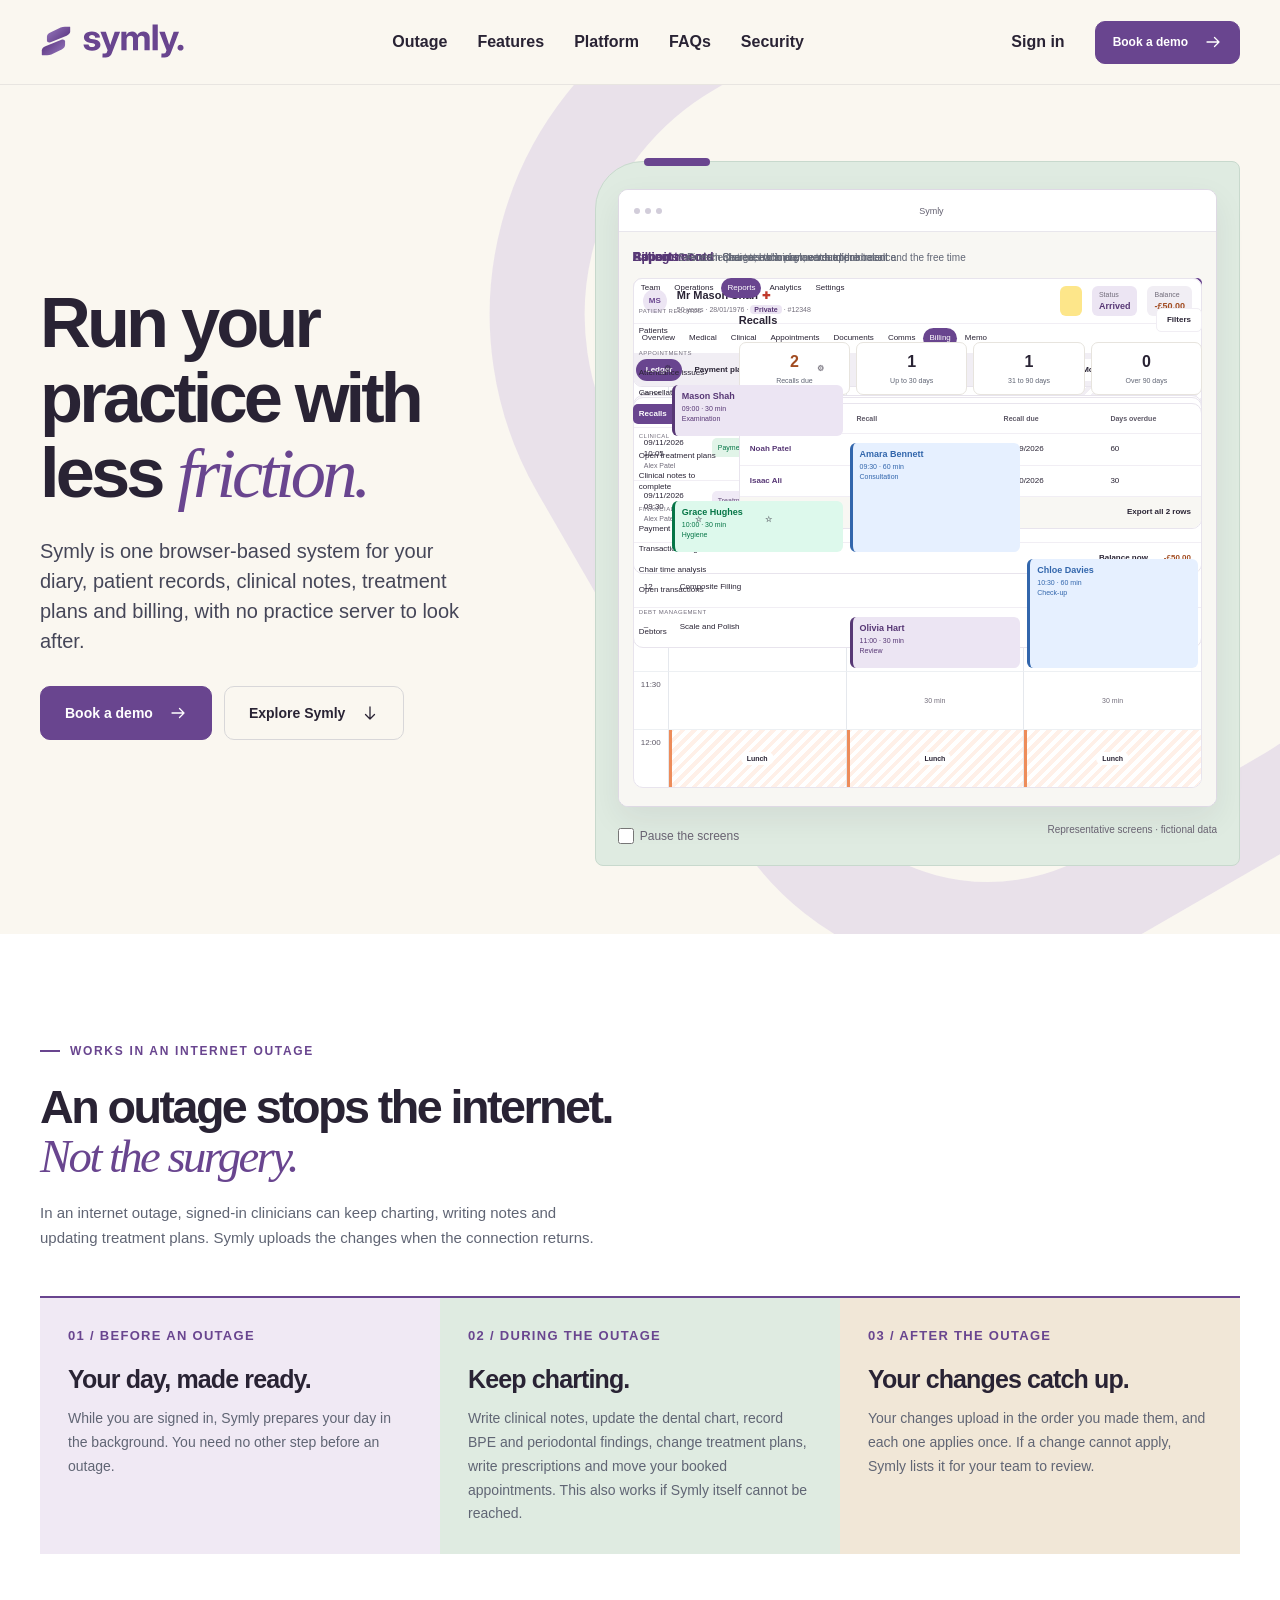
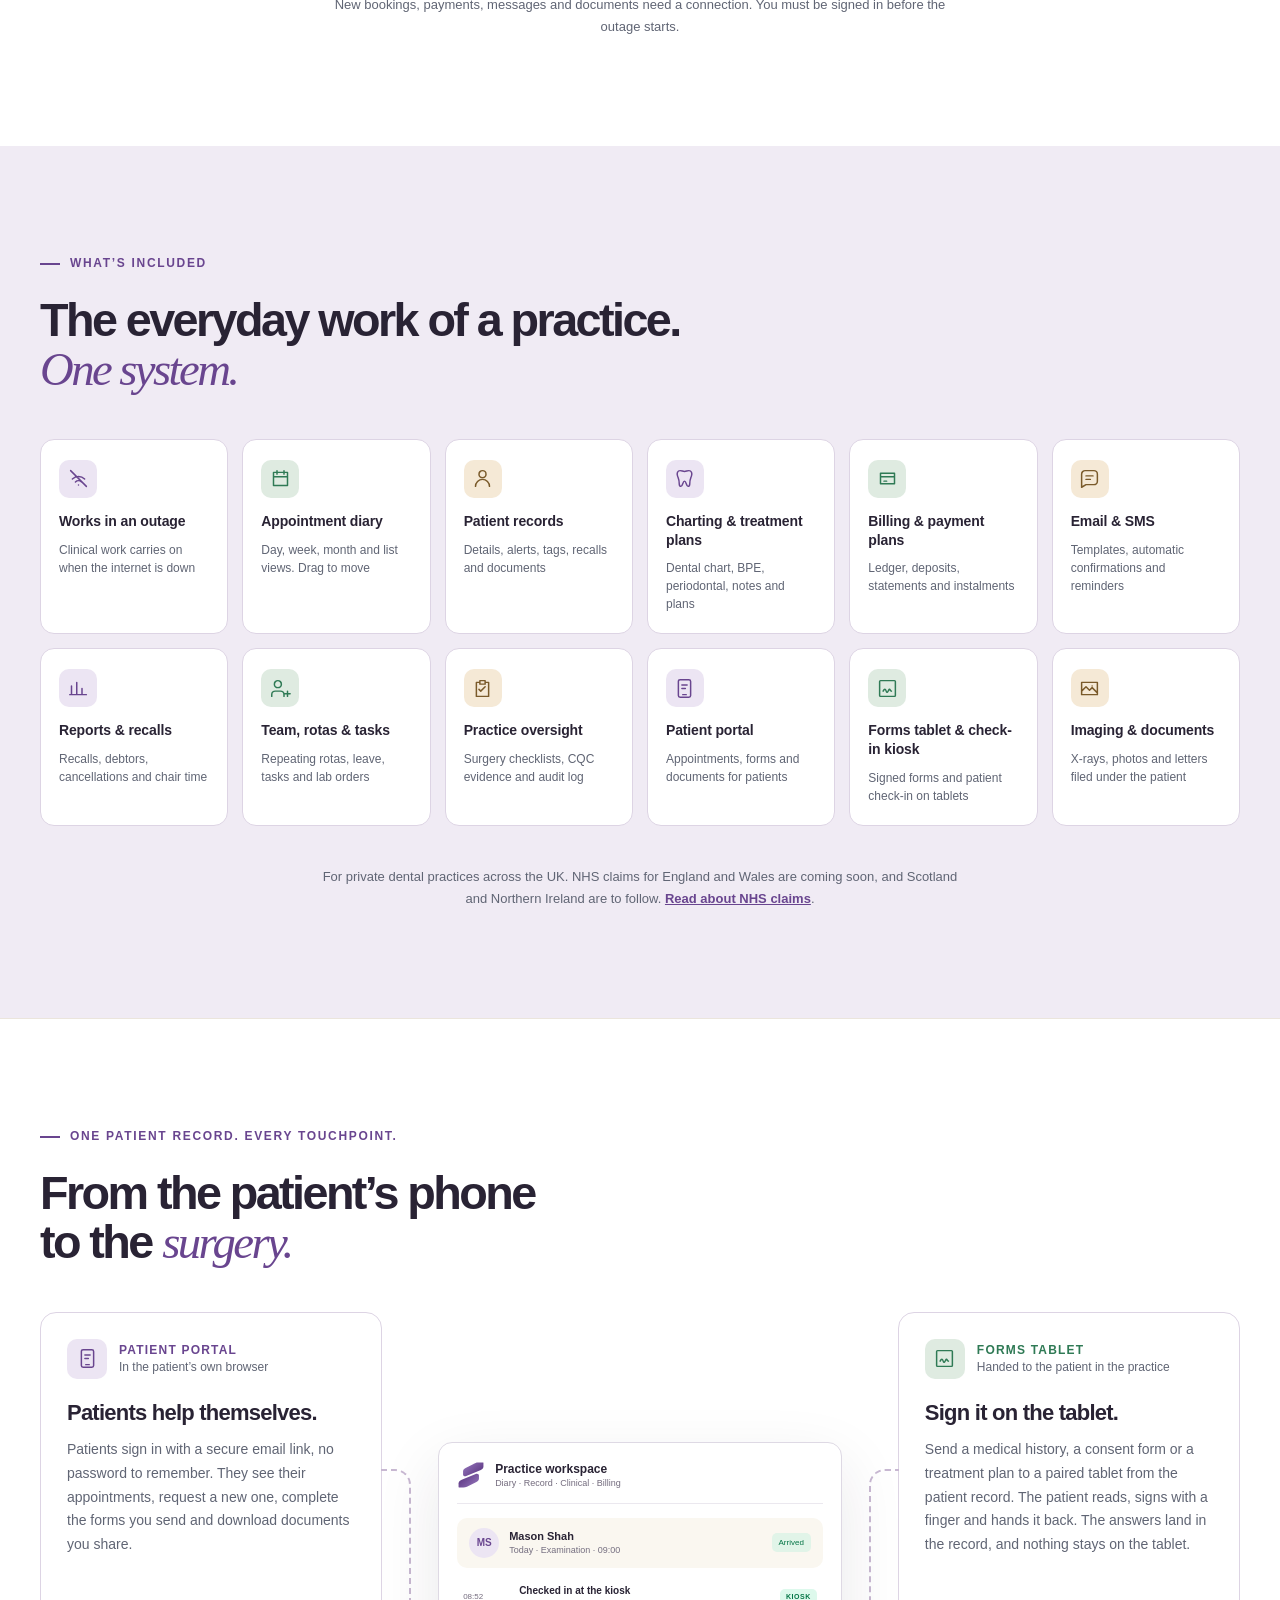
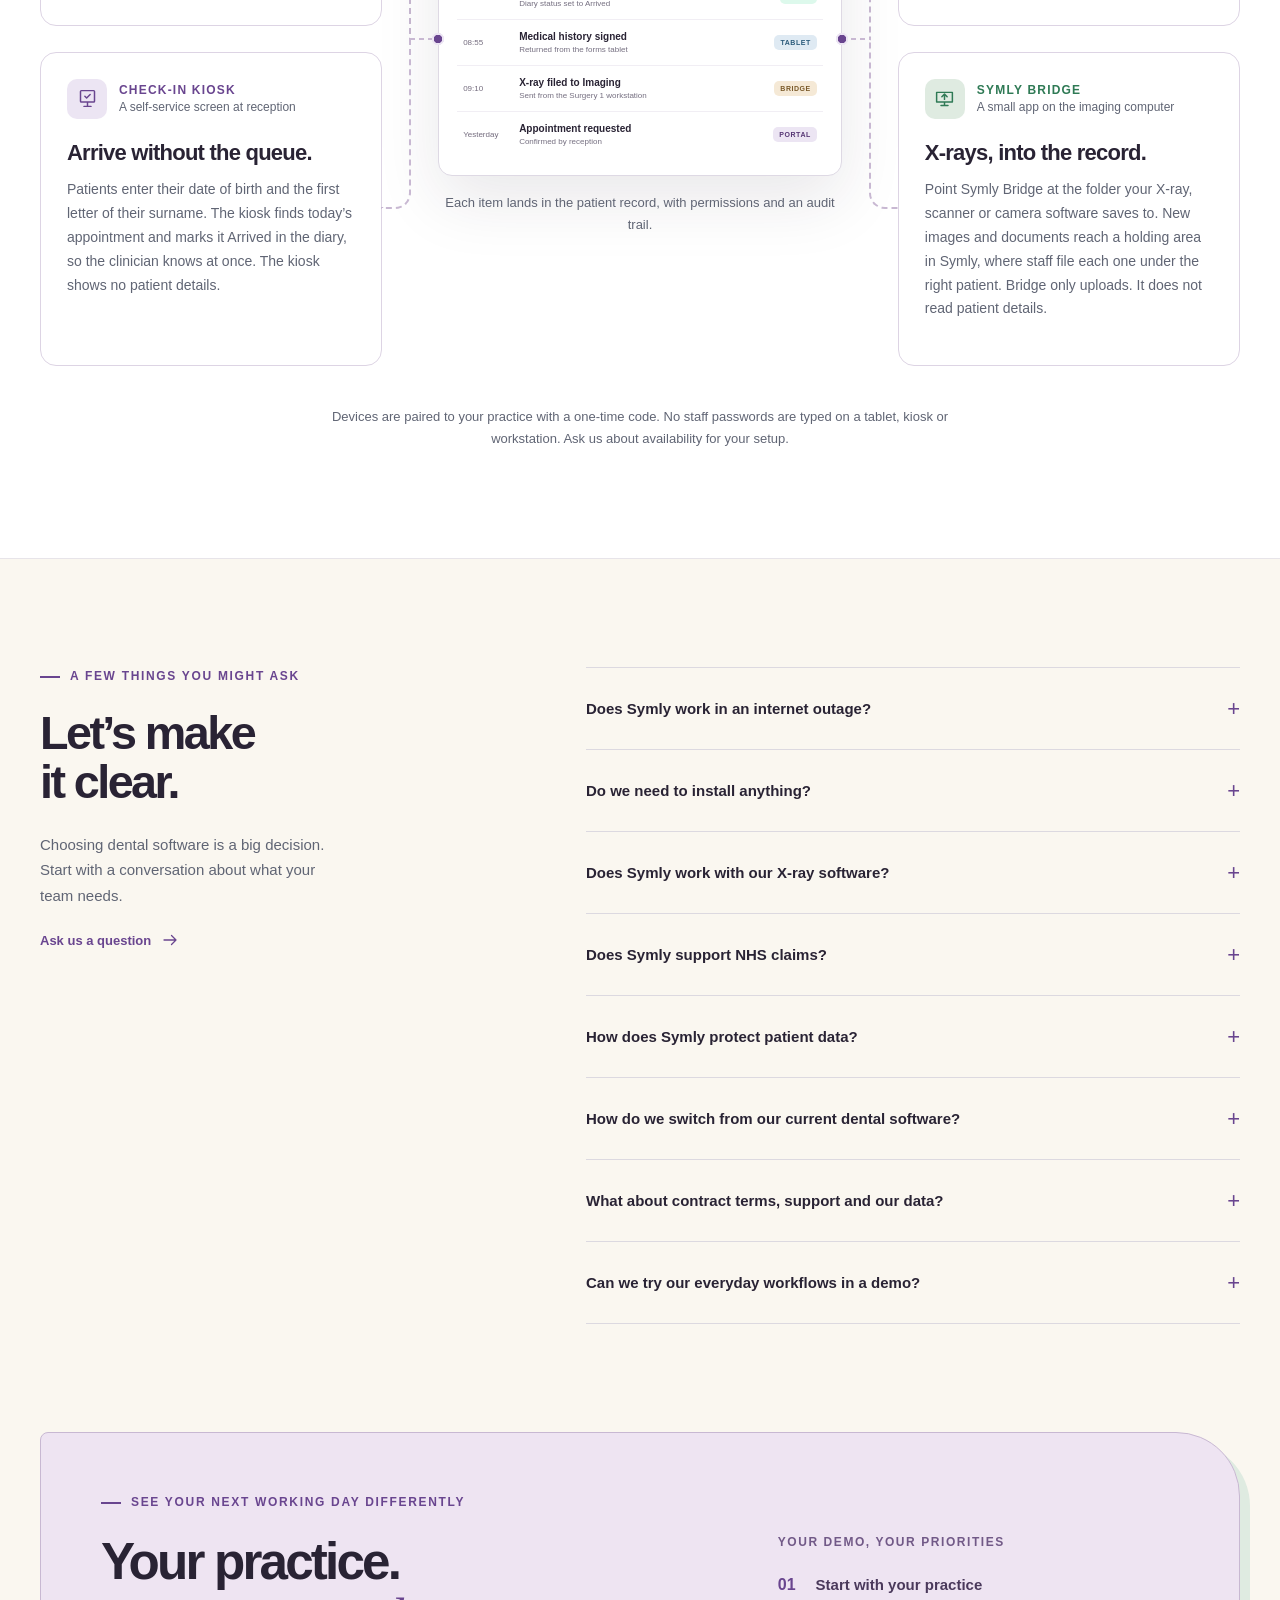
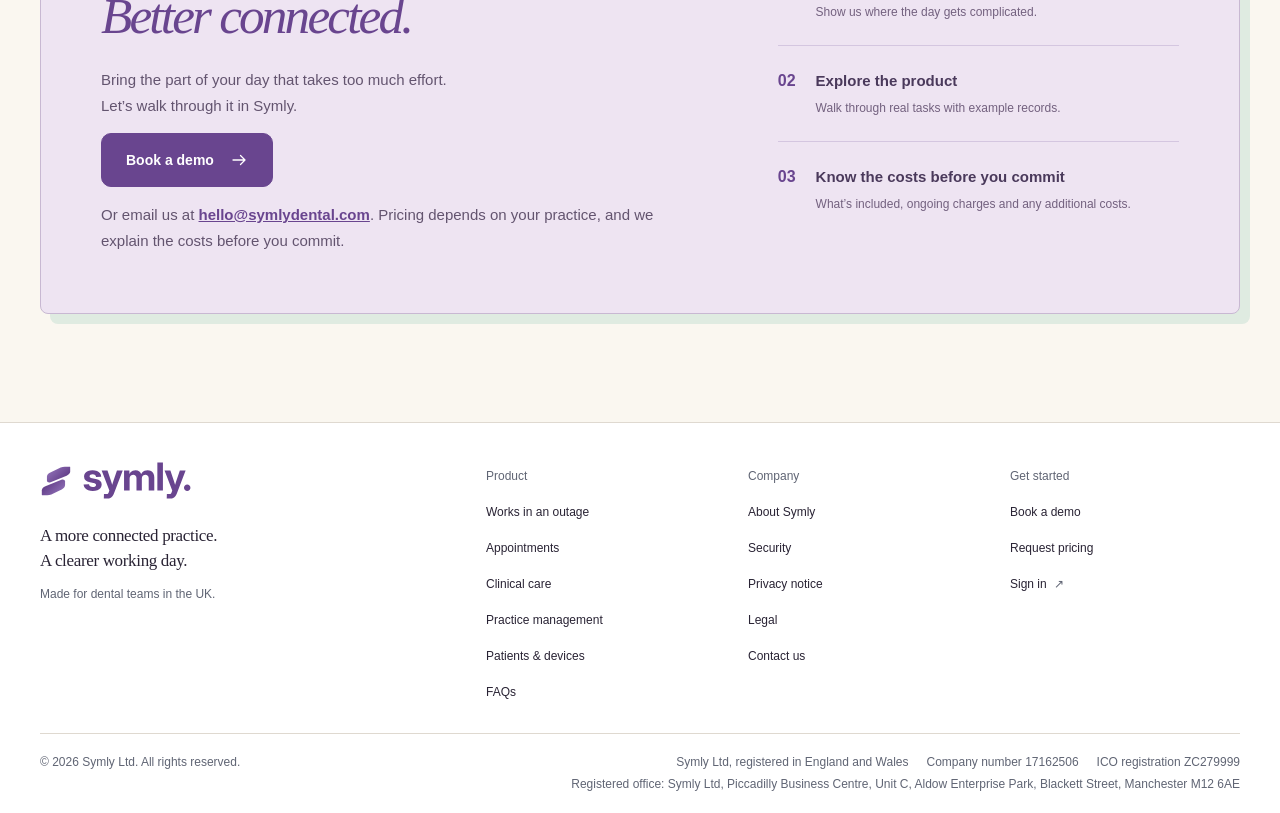
<file: index.html>
<!doctype html>
<html lang="en-GB">
  <head>
    <meta charset="utf-8">
    <meta name="viewport" content="width=device-width, initial-scale=1">
    <meta http-equiv="Content-Security-Policy" content="default-src 'none'; style-src 'self'; img-src 'self'; base-uri 'none'; form-action 'none'; upgrade-insecure-requests">
    <title>Symly | Dental Practice Management Software for UK Practices</title>
    <meta
      name="description"
      content="Symly is UK dental practice management software that keeps the surgery working in an internet outage. Appointments, clinical records, treatment plans, billing and reporting in one browser-based workspace. Book a demo."
    >
    <link rel="canonical" href="https://symlydental.com/">
    <link rel="icon" href="favicon.ico" sizes="16x16 32x32 48x48">
    <link rel="icon" href="favicon.svg" type="image/svg+xml">
    <link rel="icon" href="favicon-96.png" type="image/png" sizes="96x96">
    <link rel="icon" href="favicon-192.png" type="image/png" sizes="192x192">
    <link rel="apple-touch-icon" href="apple-touch-icon.png" sizes="180x180">
    <link rel="stylesheet" href="styles.css?v=1028c63939">
    <meta name="theme-color" content="#69458f">
    <meta name="robots" content="index, follow, max-image-preview:large">
    <meta property="og:type" content="website">
    <meta property="og:site_name" content="Symly">
    <meta property="og:locale" content="en_GB">
    <meta
      property="og:title"
      content="Symly | Dental Practice Management Software for UK Practices"
    >
    <meta
      property="og:description"
      content="Symly is UK dental practice management software that keeps the surgery working in an internet outage. Appointments, clinical records, treatment plans, billing and reporting in one browser-based workspace. Book a demo."
    >
    <meta property="og:url" content="https://symlydental.com/">
    <meta
      property="og:image"
      content="https://symlydental.com/assets/symly-dental-social.png"
    >
    <meta property="og:image:type" content="image/png">
    <meta property="og:image:width" content="1200">
    <meta property="og:image:height" content="630">
    <meta
      property="og:image:alt"
      content="Symly — dental practice management software for UK teams. Run your practice with less friction."
    >
    <meta name="twitter:card" content="summary_large_image">
    <meta
      name="twitter:title"
      content="Symly | Dental Practice Management Software for UK Practices"
    >
    <meta
      name="twitter:description"
      content="Symly is UK dental practice management software that keeps the surgery working in an internet outage. Appointments, clinical records, treatment plans, billing and reporting in one browser-based workspace. Book a demo."
    >
    <meta
      name="twitter:image"
      content="https://symlydental.com/assets/symly-dental-social.png"
    >
    <meta
      name="twitter:image:alt"
      content="Symly — run your practice with less friction."
    >
    <script type="application/ld+json">
{
  "@context": "https://schema.org",
  "@graph": [
    {
      "@type": "Organization",
      "@id": "https://symlydental.com/#organization",
      "name": "Symly",
      "legalName": "Symly Ltd",
      "alternateName": [
        "Symly Software"
      ],
      "url": "https://symlydental.com/",
      "logo": {
        "@type": "ImageObject",
        "url": "https://symlydental.com/assets/symly-logo-512.png",
        "width": 512,
        "height": 512
      },
      "image": "https://symlydental.com/assets/symly-logo-512.png",
      "email": "hello@symlydental.com",
      "address": {
        "@type": "PostalAddress",
        "streetAddress": "Piccadilly Business Centre, Unit C, Aldow Enterprise Park, Blackett Street",
        "addressLocality": "Manchester",
        "postalCode": "M12 6AE",
        "addressCountry": "GB"
      },
      "areaServed": "GB"
    },
    {
      "@type": "SoftwareApplication",
      "@id": "https://symlydental.com/#software",
      "name": "Symly",
      "alternateName": [
        "Symly Software"
      ],
      "url": "https://symlydental.com/",
      "applicationCategory": "BusinessApplication",
      "applicationSubCategory": "Dental practice management software",
      "operatingSystem": "Web browser",
      "inLanguage": "en-GB",
      "description": "Browser-based dental practice management software for UK dental teams: appointments, patient records, clinical charting, treatment planning, billing and reporting.",
      "featureList": [
        "Appointment scheduling",
        "Patient records",
        "Clinical charting",
        "Treatment planning",
        "Billing and payments",
        "Practice reporting",
        "Patient portal with appointment requests and forms",
        "Forms tablet with touch signature",
        "Check-in kiosk",
        "Clinical notes, charting and treatment plans that keep working in an internet outage",
        "Imaging and document capture from practice workstations"
      ],
      "author": {
        "@id": "https://symlydental.com/#organization"
      },
      "publisher": {
        "@id": "https://symlydental.com/#organization"
      }
    },
    {
      "@type": "WebSite",
      "@id": "https://symlydental.com/#website",
      "url": "https://symlydental.com/",
      "name": "Symly",
      "alternateName": [
        "Symly Software"
      ],
      "inLanguage": "en-GB",
      "publisher": {
        "@id": "https://symlydental.com/#organization"
      }
    },
    {
      "@type": "WebPage",
      "@id": "https://symlydental.com/#webpage",
      "url": "https://symlydental.com/",
      "name": "Symly | Dental Practice Management Software for UK Practices",
      "description": "Symly is UK dental practice management software that keeps the surgery working in an internet outage. Appointments, clinical records, treatment plans, billing and reporting in one browser-based workspace. Book a demo.",
      "inLanguage": "en-GB",
      "isPartOf": {
        "@id": "https://symlydental.com/#website"
      },
      "about": {
        "@id": "https://symlydental.com/#software"
      }
    },
    {
      "@type": "FAQPage",
      "@id": "https://symlydental.com/#faq",
      "url": "https://symlydental.com/#questions",
      "isPartOf": {
        "@id": "https://symlydental.com/#webpage"
      },
      "mainEntity": [
        {
          "@type": "Question",
          "name": "Does Symly work in an internet outage?",
          "acceptedAnswer": {
            "@type": "Answer",
            "text": "Yes, for clinical work. If your internet or Symly goes down, you can still write notes, chart, update treatment plans and move booked appointments. Your changes upload when the connection returns. New bookings, payments, messages and documents need a connection. See how Symly works in an outage."
          }
        },
        {
          "@type": "Question",
          "name": "Do we need to install anything?",
          "acceptedAnswer": {
            "@type": "Answer",
            "text": "No. Symly runs in a web browser, so your practice needs no server. Symly Bridge is an optional small Windows app for the imaging computer."
          }
        },
        {
          "@type": "Question",
          "name": "Does Symly work with our X-ray software?",
          "acceptedAnswer": {
            "@type": "Answer",
            "text": "Symly Bridge watches the folder that your imaging software saves to, so it suits most imaging setups. Bridge runs on Windows. We can check your software with you in a demo. Bridge sends new files to a holding area in Symly, and staff file each one under the right patient. Staff can also upload images and documents in the browser."
          }
        },
        {
          "@type": "Question",
          "name": "Does Symly support NHS claims?",
          "acceptedAnswer": {
            "@type": "Answer",
            "text": "NHS claims for England and Wales are coming soon, and Scotland and Northern Ireland are to follow. Symly is built for the new NHS Dental Services Portal (NHSDSP), which replaces WebEDI. Ask us about the timing and your requirements."
          }
        },
        {
          "@type": "Question",
          "name": "How does Symly protect patient data?",
          "acceptedAnswer": {
            "@type": "Answer",
            "text": "Every connection to Symly uses HTTPS, and Symly runs on providers that keep information in the UK or the European Economic Area. Each practice’s records are kept apart, and roles and permissions decide what each member of staff can see. Symly records each sign-in and each access to a patient record. Symly Ltd is Cyber Essentials certified. Read the security page for the detail."
          }
        },
        {
          "@type": "Question",
          "name": "How do we switch from our current dental software?",
          "acceptedAnswer": {
            "@type": "Answer",
            "text": "Tell us your current system, the records you need and the tools you rely on, and we will tell you what we can import from it. Symly checks each import and gives you a report, and a practice manager approves it before you go live. We agree the training and support with you, and confirm the scope in your proposal."
          }
        },
        {
          "@type": "Question",
          "name": "What about contract terms, support and our data?",
          "acceptedAnswer": {
            "@type": "Answer",
            "text": "We agree the contract terms, support and training with you, and set them out in your proposal. A practice manager can download a complete copy of the practice’s data at any time."
          }
        },
        {
          "@type": "Question",
          "name": "Can we try our everyday workflows in a demo?",
          "acceptedAnswer": {
            "@type": "Answer",
            "text": "Yes. Bring the tasks that frustrate your team, such as changing a booking or checking a balance. We’ll walk through them with example records. Please don’t send patient information with your enquiry."
          }
        }
      ]
    }
  ]
}
</script>
  </head>
  <body>
    <!--email_off-->
    <a class="skip-link" href="#main">Skip to content</a>
    <header class="site-header">
      <div class="container nav-wrap">
        <a href="#top" aria-label="Symly home"
          ><span class="brand"
            ><img
              class="brand-mark"
              src="favicon.svg"
              alt=""
              width="35"
              height="35"
            ><img
              class="brand-wordmark"
              src="assets/symly-wordmark.svg"
              alt="Symly"
              width="112"
              height="40"
            ></span
          ></a
        >
        <nav class="desktop-nav" aria-label="Main navigation">
          <a href="#offline">Outage</a><a href="#features">Features</a
          ><a href="#platform">Platform</a
          ><a href="#questions">FAQs</a
          ><a href="security.html">Security</a>
        </nav>
        <div class="nav-actions">
          <a class="text-link" href="https://practice.symly.dental">Sign in</a
          ><a
            class="button button-small"
            href="mailto:hello@symlydental.com?subject=Book%20a%20Symly%20demo"
            >Book a demo
            <svg aria-hidden="true" viewBox="0 0 24 24">
              <path d="M4 12h16m-6-6 6 6-6 6" />
            </svg></a
          >
        </div>
      </div>
      <nav class="mobile-nav" aria-label="Mobile navigation">
        <a href="#offline">Outage</a><a href="#features">Features</a
          ><a href="#platform">Platform</a
        ><a href="#questions">FAQs</a
        ><a href="https://practice.symly.dental">Sign in</a>
      </nav>
    </header>
    <main id="main" tabindex="-1">
      <section class="hero" id="top">
        <div class="container hero-grid">
          <div class="hero-copy">
            <h1>Run your practice with less <em>friction.</em></h1>
            <p class="hero-lead">
              Symly is one browser-based system for your diary, patient
              records, clinical notes, treatment plans and billing, with no
              practice server to look after.
            </p>
            <div class="hero-actions">
              <a
                class="button"
                href="mailto:hello@symlydental.com?subject=Book%20a%20Symly%20demo"
                >Book a demo
                <svg aria-hidden="true" viewBox="0 0 24 24">
                  <path d="M4 12h16m-6-6 6 6-6 6" />
                </svg></a
              ><a class="button button-secondary" href="#features"
                >Explore Symly
                <svg aria-hidden="true" viewBox="0 0 24 24">
                  <path d="M12 4v16m-6-6 6 6 6-6" />
                </svg></a
              >
            </div>
          </div>
          <figure class="product-stage">
            <div class="product-window" data-nosnippet>
              <div class="window-bar" aria-hidden="true">
                <span class="window-dots"><i></i><i></i><i></i></span
                ><span>Symly</span><span class="window-dots"></span>
              </div>
              <div
                class="tour-track"
                role="region"
                aria-label="Four representative Symly screens; scroll horizontally to see each one"
                tabindex="0"
              >
                <div
                  class="tour-panel"
                  role="img"
                  aria-label="Simplified Symly appointment diary in the day view: three clinicians, five appointments, the free time between them and a lunch break. Fictional example data."
                >
                  <p class="tour-title"><b>Appointments</b> See each clinician, each appointment and the free time</p>
                  <div class="tour-toolbar">
                    <span class="tour-segments"
                      ><b>Day</b><span>Week</span><span>Month</span
                      ><span>List</span></span
                    ><span class="tour-actions"
                      ><span class="tour-action tour-action-quiet">Callback</span
                      ><span class="tour-action">+ Appointment</span
                      ><span class="tour-action tour-action-extra">Queue</span></span
                    >
                  </div>
                  <div class="dash-panel">
                    <p class="tour-diary-date">
                      <span>All clinicians</span
                      ><span class="tour-date-strip"
                        ><span>-1d</span><b>Mon 9 Nov 2026<small>Today</small></b
                        ><span>+1d</span></span
                      ><span>Working hours</span>
                    </p>
                    <div class="tour-diary">
                      <b></b><b>Alex Patel</b><b>Maya Shah</b><b>Sonia Iqbal</b>
                      <time>09:00</time>
                      <span
                        ><span class="tour-appt purple-block"><b>Mason Shah</b><small>09:00 · 30 min</small><small>Examination</small></span></span
                      >
                      <span><small class="tour-free">30 min</small></span>
                      <span class="tour-closed"></span>
                      <time>09:30</time>
                      <span><small class="tour-free">30 min</small></span>
                      <span
                        ><span class="tour-appt blue-block tour-appt-long"><b>Amara Bennett</b><small>09:30 · 60 min</small><small>Consultation</small></span></span
                      >
                      <span class="tour-closed"></span>
                      <time>10:00</time>
                      <span
                        ><span class="tour-appt green-block"><b>Grace Hughes</b><small>10:00 · 30 min</small><small>Hygiene</small></span></span
                      >
                      <span></span>
                      <span><small class="tour-free">30 min</small></span>
                      <time>10:30</time>
                      <span><small class="tour-free">1 h 30 min</small></span>
                      <span><small class="tour-free">30 min</small></span>
                      <span
                        ><span class="tour-appt blue-block tour-appt-long"><b>Chloe Davies</b><small>10:30 · 60 min</small><small>Check-up</small></span></span
                      >
                      <time>11:00</time>
                      <span></span>
                      <span
                        ><span class="tour-appt purple-block"><b>Olivia Hart</b><small>11:00 · 30 min</small><small>Review</small></span></span
                      >
                      <span></span>
                      <time>11:30</time>
                      <span></span>
                      <span><small class="tour-free">30 min</small></span>
                      <span><small class="tour-free">30 min</small></span>
                      <time>12:00</time>
                      <span class="tour-lunch"><small>Lunch</small></span>
                      <span class="tour-lunch"><small>Lunch</small></span>
                      <span class="tour-lunch"><small>Lunch</small></span>
                    </div>
                  </div>
                </div>
                <div
                  class="tour-panel"
                  role="img"
                  aria-label="Simplified Symly patient record on the Clinical tab: the full dental chart and a treatment plan with two planned items. Fictional example data."
                >
                  <p class="tour-title"><b>Patient record</b> Chart teeth and plan treatment</p>
                  <div class="tour-record">
                    <div class="tour-patient">
                      <span class="avatar">MS</span
                      ><span
                        ><strong>Mr Mason Shah<i class="tour-alert">✚</i></strong
                        ><small>50 years · 28/01/1976 · <b>Private</b> · #12348</small></span
                      ><span class="tour-note"></span
                      ><span class="tour-status"
                        ><small>Status</small><b>Arrived</b></span
                      ><span class="tour-balance"
                        ><small>Balance</small><b class="tour-debit">-£50.00</b></span
                      >
                    </div>
                    <div class="tour-record-tabs"><span>Overview</span><span>Medical</span><b>Clinical</b><span>Appointments</span><span>Documents</span><span>Comms</span><span>Billing</span><span>Memo</span></div>
                    <div class="tour-toolbar">
                      <span class="tour-segments tour-clinical-tabs"
                        ><span>BPE</span><b>Dental chart</b
                        ><span>Periodontal</span><span>Imaging</span
                        ><span>Misc</span><span>Notes</span></span
                      >
                    </div>
                  </div>
                  <div class="dash-panel tour-chart">
                    <img
                      src="assets/clinical-dental-chart.svg"
                      alt=""
                      width="813"
                      height="113"
                    >
                  </div>
                  <div class="dash-panel tour-plans">
                    <div class="tour-toolbar">
                      <span class="tour-plan-group"
                        ><span>Base chart</span><span>Treatments</span></span
                      ><b>Plans</b><span>+</span>
                    </div>
                    <div class="tour-table tour-plan">
                      <p class="tour-table-head">
                        <span>Tooth</span><span>Restorative plan</span
                        ><span>Private · Draft</span>
                      </p>
                      <p>
                        <span>12</span><span>Composite Filling</span
                        ><span><em class="pending">Planned</em></span>
                      </p>
                      <p>
                        <span>–</span><span>Scale and Polish</span
                        ><span><em class="pending">Planned</em></span>
                      </p>
                    </div>
                  </div>
                </div>
                <div
                  class="tour-panel"
                  role="img"
                  aria-label="Simplified Symly patient ledger: a treatment charge of £150, a payment of £100 and a balance of £50 to pay. Fictional example data."
                >
                  <p class="tour-title"><b>Billing</b> See each charge, each payment and the balance</p>
                  <div class="tour-record">
                    <div class="tour-patient">
                      <span class="avatar">MS</span
                      ><span
                        ><strong>Mr Mason Shah<i class="tour-alert">✚</i></strong
                        ><small>50 years · 28/01/1976 · <b>Private</b> · #12348</small></span
                      ><span class="tour-note"></span
                      ><span class="tour-status"
                        ><small>Status</small><b>Arrived</b></span
                      ><span class="tour-balance"
                        ><small>Balance</small><b class="tour-debit">-£50.00</b></span
                      >
                    </div>
                    <div class="tour-record-tabs"><span>Overview</span><span>Medical</span><span>Clinical</span><span>Appointments</span><span>Documents</span><span>Comms</span><b>Billing</b><span>Memo</span></div>
                    <div class="tour-toolbar">
                      <span class="tour-segments"
                        ><b>Ledger</b><span>Payment plans</span></span
                      ><span class="tour-actions"
                        ><span class="tour-action tour-action-quiet">▾ More</span
                        ><span class="tour-action">Record payment</span></span
                      >
                    </div>
                  </div>
                  <div class="dash-panel tour-table tour-ledger">
                    <p class="tour-table-head">
                      <span>Entry</span><span></span><span></span
                      ><span>Amount</span><span>Balance</span>
                    </p>
                    <p>
                      <span>09/11/2026 10:05<small>Alex Patel</small></span
                      ><span><em>Payment</em></span
                      ><span>Payment received<small>Card · RCPT-001</small></span
                      ><span class="tour-credit">+£100.00</span
                      ><span class="tour-debit">-£50.00</span>
                    </p>
                    <p>
                      <span>09/11/2026 09:30<small>Alex Patel</small></span
                      ><span><em class="pending">Treatment charge</em></span
                      ><span>Examination and Scale and Polish<small>CHG-001</small><mark>£50.00 unpaid</mark></span
                      ><span>-£150.00</span
                      ><span class="tour-debit">-£150.00</span>
                    </p>
                    <p class="tour-table-total tour-table-end">
                      Balance now <b class="tour-debit">-£50.00</b>
                    </p>
                  </div>
                </div>
                <div
                  class="tour-panel"
                  role="img"
                  aria-label="Simplified Symly recalls report: two recalls due, grouped by days overdue, and a table with the recall type, the due date and the days overdue. Fictional example data."
                >
                  <p class="tour-title"><b>Reports</b> Find the patients who are overdue for a recall</p>
                  <div class="tour-record-tabs"><span>Team</span><span>Operations</span><b>Reports</b><span>Analytics</span><span>Settings</span></div>
                  <div class="tour-report">
                    <div class="tour-report-list">
                      <small>PATIENT RECORDS</small><span>Patients</span
                      ><small>APPOINTMENTS</small><span>Attendance issues</span
                      ><span>Cancellations</span><b>Recalls</b
                      ><small>CLINICAL</small><span>Open treatment plans</span
                      ><span>Clinical notes to complete</span
                      ><small>FINANCIAL</small><span>Payment allocations</span
                      ><span>Transaction ledger</span
                      ><span>Chair time analysis</span
                      ><span>Open transactions</span
                      ><small>DEBT MANAGEMENT</small><span>Debtors</span>
                    </div>
                    <div>
                      <div class="tour-toolbar">
                        <b class="tour-report-title">Recalls</b
                        ><span class="tour-action tour-action-quiet">Filters</span>
                      </div>
                      <div class="tour-stats">
                        <div>
                          <strong class="tour-debit">2</strong
                          ><span>Recalls due</span>
                        </div>
                        <div><strong>1</strong><span>Up to 30 days</span></div>
                        <div><strong>1</strong><span>31 to 90 days</span></div>
                        <div><strong>0</strong><span>Over 90 days</span></div>
                      </div>
                      <div class="dash-panel tour-table tour-recalls">
                        <p class="tour-table-head">
                          <span>Patient</span><span>Recall</span
                          ><span>Recall due</span><span>Days overdue</span>
                        </p>
                        <p>
                          <span>Noah Patel</span
                          ><span>Dentist examination</span
                          ><span>10/09/2026</span><span>60</span>
                        </p>
                        <p>
                          <span>Isaac Ali</span
                          ><span>Hygienist appointment</span
                          ><span>10/10/2026</span><span>30</span>
                        </p>
                        <p class="tour-table-total tour-table-end">
                          <small>Showing 2 of 2 recalls</small><span>Export all 2 rows</span>
                        </p>
                      </div>
                    </div>
                  </div>
                </div>
              </div>
            </div>
            <div class="product-caption">
              <span class="tour-hint-swipe"
                ><i></i>Four screens. Swipe to see each one →</span
              ><label class="tour-pause"
                ><input type="checkbox"> Pause the screens</label
              ><small>Representative screens · fictional data</small>
            </div>
          </figure>
        </div>
      </section>
      <section class="section offline-section" id="offline">
        <div class="container split-heading">
          <div>
            <div class="eyebrow"><span></span> Works in an internet outage</div>
            <h2>An outage stops the internet.<br><em>Not the surgery.</em></h2>
            <p class="section-lead">
              In an internet outage, signed-in clinicians can keep charting,
              writing notes and updating treatment plans. Symly uploads the
              changes when the connection returns.
            </p>
          </div>
        </div>
        <div class="container step-grid">
          <article>
            <span class="step-number">01 / BEFORE AN OUTAGE</span>
            <h3>Your day, made ready.</h3>
            <p>
              While you are signed in, Symly prepares your day in the
              background. You need no other step before an outage.
            </p>
          </article>
          <article>
            <span class="step-number">02 / DURING THE OUTAGE</span>
            <h3>Keep charting.</h3>
            <p>
              Write clinical notes, update the dental chart, record BPE and
              periodontal findings, change treatment plans, write prescriptions
              and move your booked appointments. This also works if Symly itself
              cannot be reached.
            </p>
          </article>
          <article>
            <span class="step-number">03 / AFTER THE OUTAGE</span>
            <h3>Your changes catch up.</h3>
            <p>
              Your changes upload in the order you made them, and each one
              applies once. If a change cannot apply, Symly lists it for your
              team to review.
            </p>
          </article>
        </div>
        <div class="container">
          <p class="platform-note">
            New bookings, payments, messages and documents need a connection.
            You must be signed in before the outage starts.
          </p>
        </div>
      </section>
      <section class="section feature-section" id="features">
        <div class="container split-heading">
          <div class="eyebrow"><span></span> What’s included</div>
          <h2>The everyday work of a practice.<br><em>One system.</em></h2>
        </div>
        <div class="container included-grid">
          <div class="included-tile">
            <span class="feature-icon"
              ><svg aria-hidden="true" viewBox="0 0 24 24">
                <path d="M5 12.5a10 10 0 0 1 14 0M8.5 16a5 5 0 0 1 7 0M12 19.5h.01M3 3l18 18" />
              </svg></span
            >
            <b>Works in an outage</b>
            <small>Clinical work carries on when the internet is down</small>
          </div>
          <div class="included-tile" id="product">
            <span class="feature-icon"
              ><svg aria-hidden="true" viewBox="0 0 24 24">
                <path d="M4 5h16v15H4zM4 10h16M8 3v4M16 3v4" />
              </svg></span
            >
            <b>Appointment diary</b>
            <small>Day, week, month and list views. Drag to move</small>
          </div>
          <div class="included-tile">
            <span class="feature-icon"
              ><svg aria-hidden="true" viewBox="0 0 24 24">
                <path d="M12 3a4 4 0 1 1 0 8 4 4 0 0 1 0-8ZM4 21a8 8 0 0 1 16 0" />
              </svg></span
            >
            <b>Patient records</b>
            <small>Details, alerts, tags, recalls and documents</small>
          </div>
          <div class="included-tile" id="clinical">
            <span class="feature-icon"
              ><svg aria-hidden="true" viewBox="0 0 24 24">
                <path d="M7 3C4 3 3 6 4 9c1 3 2 4 2 9 0 2 1 3 2 3 2 0 2-6 4-6s2 6 4 6c1 0 2-1 2-3 0-5 1-6 2-9 1-3 0-6-3-6-2 0-3 1-5 1S9 3 7 3Z" />
              </svg></span
            >
            <b>Charting &amp; treatment plans</b>
            <small>Dental chart, BPE, periodontal, notes and plans</small>
          </div>
          <div class="included-tile">
            <span class="feature-icon"
              ><svg aria-hidden="true" viewBox="0 0 24 24">
                <path d="M4 6h16v12H4zM4 10h16M8 15h3" />
              </svg></span
            >
            <b>Billing &amp; payment plans</b>
            <small>Ledger, deposits, statements and instalments</small>
          </div>
          <div class="included-tile">
            <span class="feature-icon"
              ><svg aria-hidden="true" viewBox="0 0 24 24">
                <path d="M21 15a4 4 0 0 1-4 4H8l-5 3V7a4 4 0 0 1 4-4h10a4 4 0 0 1 4 4v8ZM8 9h8M8 13h5" />
              </svg></span
            >
            <b>Email &amp; SMS</b>
            <small>Templates, automatic confirmations and reminders</small>
          </div>
          <div class="included-tile">
            <span class="feature-icon"
              ><svg aria-hidden="true" viewBox="0 0 24 24">
                <path d="M4 19V9m6 10V5m6 14v-7m5 7H2" />
              </svg></span
            >
            <b>Reports &amp; recalls</b>
            <small>Recalls, debtors, cancellations and chair time</small>
          </div>
          <div class="included-tile">
            <span class="feature-icon"
              ><svg aria-hidden="true" viewBox="0 0 24 24">
                <path d="M16 21v-2a4 4 0 0 0-4-4H6a4 4 0 0 0-4 4v2M9 3a4 4 0 1 0 0 8 4 4 0 0 0 0-8m11 12v6M17 18h6" />
              </svg></span
            >
            <b>Team, rotas &amp; tasks</b>
            <small>Repeating rotas, leave, tasks and lab orders</small>
          </div>
          <div class="included-tile">
            <span class="feature-icon"
              ><svg aria-hidden="true" viewBox="0 0 24 24">
                <path d="M9 5H5v16h14V5h-4M9 3h6v4H9zM8 13l2 2 5-5" />
              </svg></span
            >
            <b>Practice oversight</b>
            <small>Surgery checklists, CQC evidence and audit log</small>
          </div>
          <div class="included-tile">
            <span class="feature-icon"
              ><svg aria-hidden="true" viewBox="0 0 24 24">
                <path d="M7 2h10a2 2 0 0 1 2 2v16a2 2 0 0 1-2 2H7a2 2 0 0 1-2-2V4a2 2 0 0 1 2-2Zm3 17h4M9 8h6M9 12h4" />
              </svg></span
            >
            <b>Patient portal</b>
            <small>Appointments, forms and documents for patients</small>
          </div>
          <div class="included-tile">
            <span class="feature-icon"
              ><svg aria-hidden="true" viewBox="0 0 24 24">
                <path d="M4 3h16a1 1 0 0 1 1 1v16a1 1 0 0 1-1 1H4a1 1 0 0 1-1-1V4a1 1 0 0 1 1-1Zm3 12c1.5-3 2.5-3 3.5 0s2 .5 3-1.5 1.5 1 3 1.5" />
              </svg></span
            >
            <b>Forms tablet &amp; check-in kiosk</b>
            <small>Signed forms and patient check-in on tablets</small>
          </div>
          <div class="included-tile">
            <span class="feature-icon"
              ><svg aria-hidden="true" viewBox="0 0 24 24">
                <path d="M3 5h18v14H3zM3 15l5-5 4 4 3-3 6 6M15 9h.01" />
              </svg></span
            >
            <b>Imaging &amp; documents</b>
            <small>X-rays, photos and letters filed under the patient</small>
          </div>
        </div>
        <div class="container">
          <p class="platform-note">
            For private dental practices across the UK. NHS claims for England
            and Wales are coming soon, and Scotland and Northern Ireland are to
            follow. <a href="#nhs">Read about NHS claims</a>.
          </p>
        </div>
      </section>
      <section class="section platform-section" id="platform">
        <div class="container split-heading">
          <div>
            <div class="eyebrow">
              <span></span>
              One patient record. Every touchpoint.
            </div>
            <h2>From the patient’s phone<br>to the <em>surgery.</em></h2>
          </div>
        </div>
        <div
          class="container platform-map"
          role="group"
          aria-label="How Symly connects: the patient portal, forms tablet, check-in kiosk and Symly Bridge each send information to the practice workspace."
        >
          <article class="platform-node node-portal" id="patient-portal">
            <div class="platform-node-top">
              <span class="feature-icon"
                ><svg aria-hidden="true" viewBox="0 0 24 24">
                  <path
                    d="M7 2h10a2 2 0 0 1 2 2v16a2 2 0 0 1-2 2H7a2 2 0 0 1-2-2V4a2 2 0 0 1 2-2Zm3 17h4M9 8h6M9 12h4"
                  />
                </svg></span
              >
              <div>
                <span class="platform-kind">Patient portal</span>
                <small>In the patient’s own browser</small>
              </div>
            </div>
            <h3>Patients help themselves.</h3>
            <p>
              Patients sign in with a secure email link, no password to
              remember. They see their appointments, request a new one, complete
              the forms you send and download documents you share.
            </p>
          </article>
          <article class="platform-node node-tablet" id="tablet">
            <div class="platform-node-top">
              <span class="feature-icon"
                ><svg aria-hidden="true" viewBox="0 0 24 24">
                  <path
                    d="M4 3h16a1 1 0 0 1 1 1v16a1 1 0 0 1-1 1H4a1 1 0 0 1-1-1V4a1 1 0 0 1 1-1Zm3 12c1.5-3 2.5-3 3.5 0s2 .5 3-1.5 1.5 1 3 1.5"
                  />
                </svg></span
              >
              <div>
                <span class="platform-kind">Forms tablet</span>
                <small>Handed to the patient in the practice</small>
              </div>
            </div>
            <h3>Sign it on the tablet.</h3>
            <p>
              Send a medical history, a consent form or a treatment plan to a
              paired tablet from the patient record. The patient reads, signs
              with a finger and hands it back. The answers land in the record,
              and nothing stays on the tablet.
            </p>
          </article>
          <div class="platform-hub">
            <div
              class="hub-card"
              data-nosnippet
              role="img"
              aria-label="Simplified Symly patient record activity: checked in at the kiosk, medical history signed on the forms tablet, X-ray filed by Symly Bridge, appointment requested in the patient portal. Fictional example data."
            >
              <div class="hub-brand">
                <img src="favicon.svg" alt="" width="28" height="28">
                <div>
                  <b>Practice workspace</b>
                  <small>Diary · Record · Clinical · Billing</small>
                </div>
              </div>
              <div class="hub-patient">
                <span class="avatar">MS</span>
                <div><b>Mason Shah</b><small>Today · Examination · 09:00</small></div>
                <em>Arrived</em>
              </div>
              <ol class="hub-activity">
                <li>
                  <time>08:52</time>
                  <span><b>Checked in at the kiosk</b><small>Diary status set to Arrived</small></span>
                  <i class="tag-kiosk">Kiosk</i>
                </li>
                <li>
                  <time>08:55</time>
                  <span><b>Medical history signed</b><small>Returned from the forms tablet</small></span>
                  <i class="tag-tablet">Tablet</i>
                </li>
                <li>
                  <time>09:10</time>
                  <span><b>X-ray filed to Imaging</b><small>Sent from the Surgery 1 workstation</small></span>
                  <i class="tag-bridge">Bridge</i>
                </li>
                <li>
                  <time>Yesterday</time>
                  <span><b>Appointment requested</b><small>Confirmed by reception</small></span>
                  <i class="tag-portal">Portal</i>
                </li>
              </ol>
            </div>
            <p class="hub-caption">
              Each item lands in the patient record, with permissions and an
              audit trail.
            </p>
          </div>
          <article class="platform-node node-kiosk" id="check-in-kiosk">
            <div class="platform-node-top">
              <span class="feature-icon"
                ><svg aria-hidden="true" viewBox="0 0 24 24">
                  <path
                    d="M5 3h14a1 1 0 0 1 1 1v11a1 1 0 0 1-1 1H5a1 1 0 0 1-1-1V4a1 1 0 0 1 1-1Zm4 6.5 2 2 4-4M8 21h8m-4-5v5"
                  />
                </svg></span
              >
              <div>
                <span class="platform-kind">Check-in kiosk</span>
                <small>A self-service screen at reception</small>
              </div>
            </div>
            <h3>Arrive without the queue.</h3>
            <p>
              Patients enter their date of birth and the first letter of their
              surname. The kiosk finds today’s appointment and marks it Arrived
              in the diary, so the clinician knows at once. The kiosk shows no
              patient details.
            </p>
          </article>
          <article class="platform-node node-bridge" id="bridge">
            <div class="platform-node-top">
              <span class="feature-icon"
                ><svg aria-hidden="true" viewBox="0 0 24 24">
                  <path d="M3 5h18v11H3zM8 20h8m-4-4v4M12 13V7m-3 3 3-3 3 3" />
                </svg></span
              >
              <div>
                <span class="platform-kind">Symly Bridge</span>
                <small>A small app on the imaging computer</small>
              </div>
            </div>
            <h3>X-rays, into the record.</h3>
            <p>
              Point Symly Bridge at the folder your X-ray, scanner or camera
              software saves to. New images and documents reach a holding area
              in Symly, where staff file each one under the right patient.
              Bridge only uploads. It does not read patient details.
            </p>
          </article>
        </div>
        <div class="container">
          <p class="platform-note">
            Devices are paired to your practice with a one-time code. No staff
            passwords are typed on a tablet, kiosk or workstation. Ask us about
            availability for your setup.
          </p>
        </div>
      </section>
      <section class="section faq-section" id="questions">
        <div class="container faq-layout">
          <div>
            <div class="eyebrow"><span></span> A few things you might ask</div>
            <h2>Let’s make<br>it clear.</h2>
            <p class="faq-intro">
              Choosing dental software is a big decision. Start with a
              conversation about what your team needs.
            </p>
            <a class="inline-link" href="mailto:hello@symlydental.com"
              >Ask us a question
              <svg aria-hidden="true" viewBox="0 0 24 24">
                <path d="M4 12h16m-6-6 6 6-6 6" />
              </svg></a
            >
          </div>
          <div class="faq-list">
            <details>
              <summary>Does Symly work in an internet outage?</summary>
              <p>
                Yes, for clinical work. If your internet or Symly goes down,
                you can still write notes, chart, update treatment plans and
                move booked appointments. Your changes upload when the
                connection returns. New bookings, payments, messages and
                documents need a connection. See
                <a href="#offline">how Symly works in an outage</a>.
              </p>
            </details>
            <details>
              <summary>Do we need to install anything?</summary>
              <p>
                No. Symly runs in a web browser, so your practice needs no
                server. Symly Bridge is an optional small Windows app for the
                imaging computer.
              </p>
            </details>
            <details>
              <summary>Does Symly work with our X-ray software?</summary>
              <p>
                <a href="#bridge">Symly Bridge</a> watches the folder that your
                imaging software saves to, so it suits most imaging setups.
                Bridge runs on Windows. We can check your software with you in
                a demo. Bridge sends new files to a holding area in Symly, and
                staff file each one under the right patient. Staff can also
                upload images and documents in the browser.
              </p>
            </details>
            <details id="nhs">
              <summary>Does Symly support NHS claims?</summary>
              <p>
                NHS claims for England and Wales are coming soon, and Scotland
                and Northern Ireland are to follow. Symly is built for
                the new NHS Dental Services Portal (NHSDSP), which replaces
                WebEDI. Ask us about the timing and your requirements.
              </p>
            </details>
            <details>
              <summary>How does Symly protect patient data?</summary>
              <p>
                Every connection to Symly uses HTTPS, and Symly runs on
                providers that keep information in the UK or the European
                Economic Area. Each practice’s records are kept apart, and roles
                and permissions decide what each member of staff can see. Symly
                records each sign-in and each access to a patient record. Symly
                Ltd is Cyber Essentials certified. Read the
                <a href="security.html">security page</a> for the detail.
              </p>
            </details>
            <details>
              <summary>How do we switch from our current dental software?</summary>
              <p>
                Tell us your current system, the records you need and the tools
                you rely on, and we will tell you what we can import from it.
                Symly checks each import and gives you a report, and a practice
                manager approves it before you go live. We agree the training
                and support with you, and confirm the scope in your proposal.
              </p>
            </details>
            <details>
              <summary>What about contract terms, support and our data?</summary>
              <p>
                We agree the contract terms, support and training with you, and
                set them out in your proposal. A practice manager can download a
                complete copy of the practice’s data at any time. Read more on
                the <a href="security.html">security page</a>.
              </p>
            </details>
            <details>
              <summary>Can we try our everyday workflows in a demo?</summary>
              <p>
                Yes. Bring the tasks that frustrate your team, such as changing
                a booking or checking a balance. We’ll walk through them with
                example records. Please don’t send patient information with your
                enquiry.
              </p>
            </details>
          </div>
        </div>
      </section>
      <section class="section demo-section" id="demo">
        <div class="container demo-card">
          <div>
            <div class="eyebrow">
              <span></span>
              See your next working day differently
            </div>
            <h2>Your practice.<br><em>Better connected.</em></h2>
            <p>
              Bring the part of your day that takes too much effort.<br>Let’s
              walk through it in Symly.
            </p>
            <a
              class="button"
              href="mailto:hello@symlydental.com?subject=Book%20a%20Symly%20demo"
              >Book a demo
              <svg aria-hidden="true" viewBox="0 0 24 24">
                <path d="M4 12h16m-6-6 6 6-6 6" />
              </svg></a
            >
            <p class="cta-note">
              Or email us at
              <a href="mailto:hello@symlydental.com">hello@symlydental.com</a>.
              Pricing depends on your practice, and we explain the costs before
              you commit.
            </p>
          </div>
          <div class="demo-agenda">
            <span>YOUR DEMO, YOUR PRIORITIES</span>
            <div>
              <b>01</b>
              <p>
                Start with your practice<small
                  >Show us where the day gets complicated.</small
                >
              </p>
            </div>
            <div>
              <b>02</b>
              <p>
                Explore the product<small
                  >Walk through real tasks with example records.</small
                >
              </p>
            </div>
            <div>
              <b>03</b>
              <p>
                Know the costs before you commit<small
                  >What’s included, ongoing charges and any additional
                  costs.</small
                >
              </p>
            </div>
          </div>
        </div>
      </section>
    </main>
    <footer class="site-footer">
      <div class="container footer-main">
        <div class="footer-brand">
          <a class="footer-logo" href="/#top" aria-label="Symly home"
            ><img
              class="brand-mark"
              src="favicon.svg"
              alt=""
              width="35"
              height="35"
            ><img
              class="footer-wordmark"
              src="assets/symly-wordmark.svg"
              alt="Symly"
              width="125"
              height="45"
            ></a
          >
          <p class="footer-statement">
            A more connected practice.<br>A clearer working day.
          </p>
          <span class="footer-location">Made for dental teams in the UK.</span>
        </div>
        <nav class="footer-links" aria-label="Footer product links">
          <strong>Product</strong><a href="/#offline">Works in an outage</a
          ><a href="/#product">Appointments</a
          ><a href="/#clinical">Clinical care</a
          ><a href="/#features">Practice management</a
          ><a href="/#platform">Patients &amp; devices</a
          ><a href="/#questions">FAQs</a>
        </nav>
        <nav class="footer-links" aria-label="Footer company links">
          <strong>Company</strong><a href="about.html">About Symly</a
          ><a href="security.html">Security</a
          ><a href="privacy.html">Privacy notice</a
          ><a href="legal.html">Legal</a
          ><a href="mailto:hello@symlydental.com">Contact us</a>
        </nav>
        <nav class="footer-links" aria-label="Footer getting started links">
          <strong>Get started</strong
          ><a
            href="mailto:hello@symlydental.com?subject=Book%20a%20Symly%20demo"
            >Book a demo</a
          ><a
            href="mailto:hello@symlydental.com?subject=Symly%20pricing%20enquiry"
            >Request pricing</a
          ><a href="https://practice.symly.dental"
            >Sign in <span aria-hidden="true">↗</span></a
          >
        </nav>
      </div>
      <div class="container footer-legal">
        <p class="footer-copyright">© 2026 Symly Ltd. All rights reserved.</p>
        <div class="footer-company">
          <p>
            <span>Symly Ltd, registered in England and Wales</span>
            <span>Company number 17162506</span>
            <span>ICO registration <a href="https://ico.org.uk/ESDWebPages/Entry/ZC279999">ZC279999</a></span>
          </p>
          <p>
            <span class="footer-address">Registered office: Symly Ltd, Piccadilly Business Centre, Unit C, Aldow Enterprise Park, Blackett Street, Manchester M12&nbsp;6AE</span>
          </p>
        </div>
      </div>
    </footer>
    <!--/email_off-->
  </body>
</html>
</file>
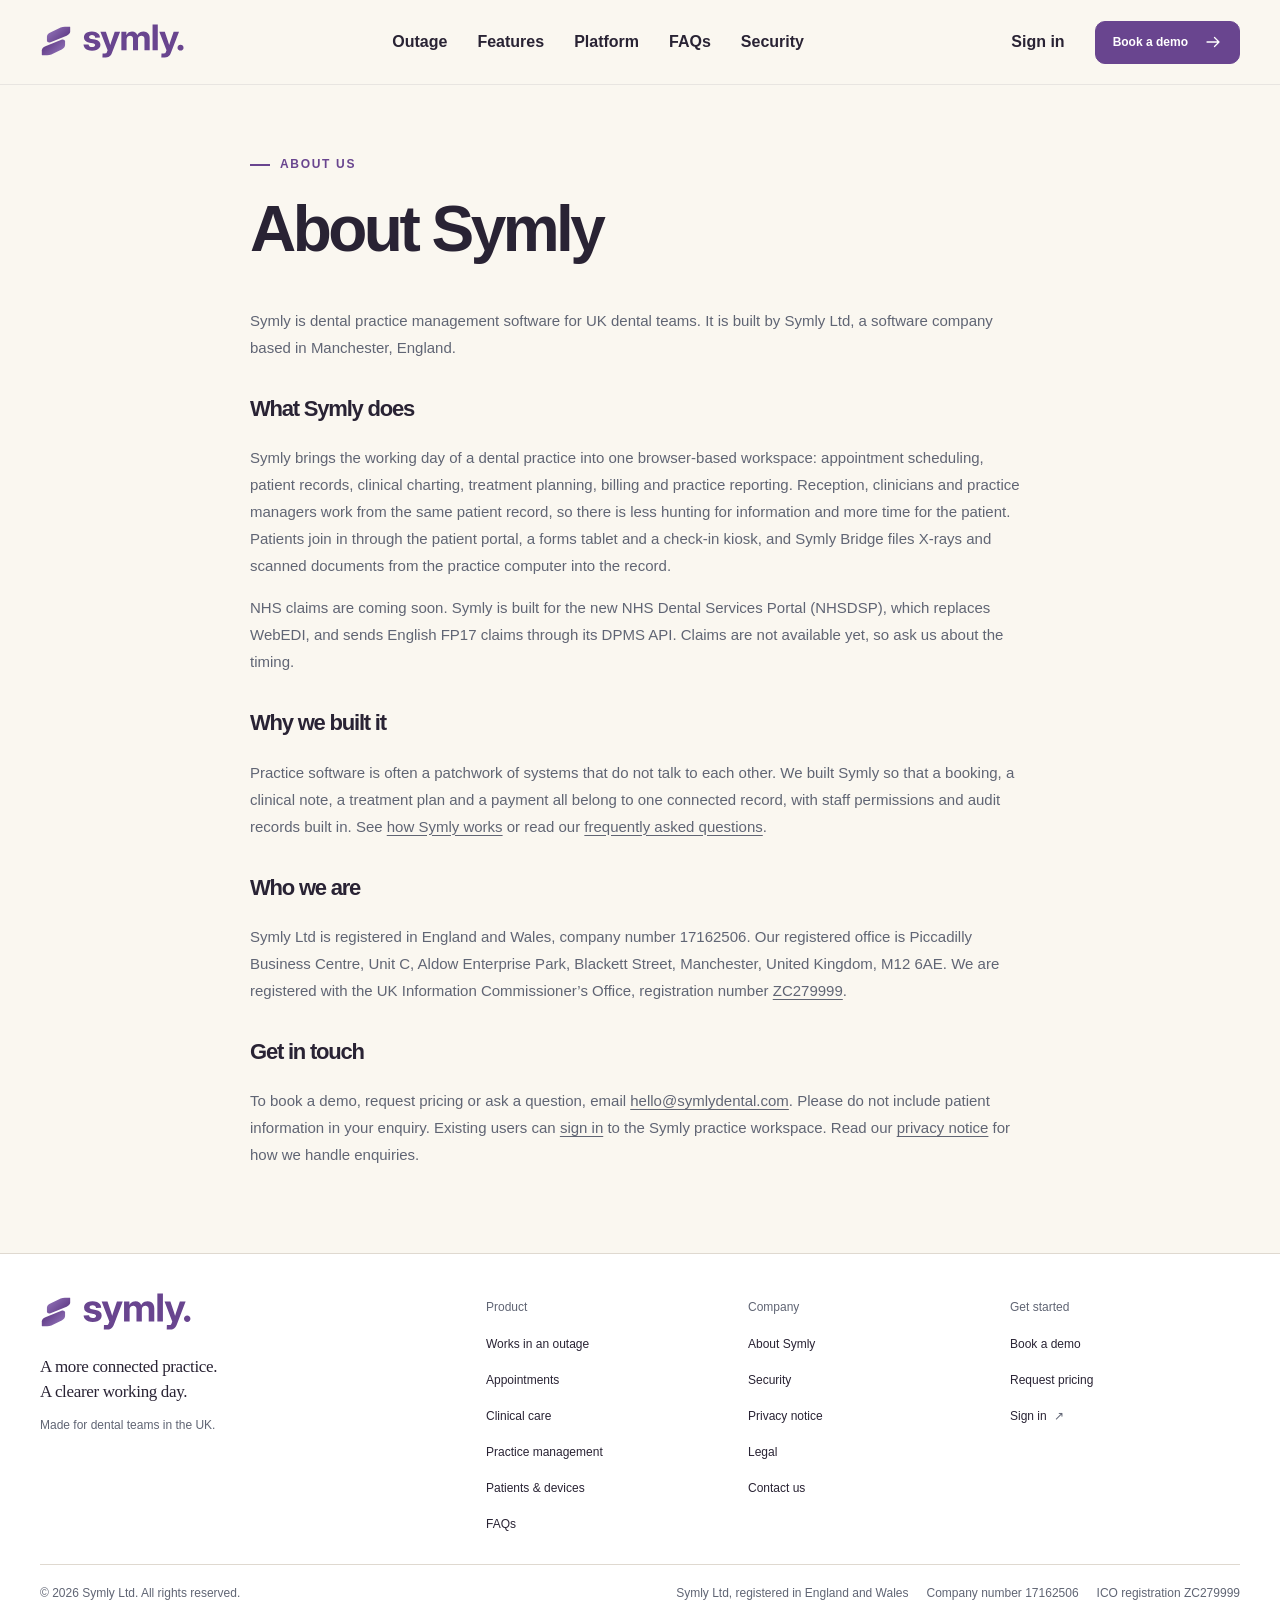
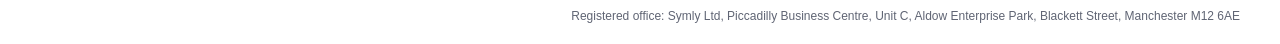
<file: about.html>
<!doctype html>
<html lang="en-GB">
  <head>
    <meta charset="utf-8">
    <meta name="viewport" content="width=device-width, initial-scale=1">
    <meta http-equiv="Content-Security-Policy" content="default-src 'none'; style-src 'self'; img-src 'self'; base-uri 'none'; form-action 'none'; upgrade-insecure-requests">
    <title>About Symly | UK Dental Practice Software Company</title>
    <meta name="description" content="About Symly: UK dental practice management software built by Symly Ltd in Manchester. Who we are, what Symly does and how to contact us.">
    <link rel="canonical" href="https://symlydental.com/about.html">
    <link rel="icon" href="favicon.ico" sizes="16x16 32x32 48x48">
    <link rel="icon" href="favicon.svg" type="image/svg+xml">
    <link rel="icon" href="favicon-96.png" type="image/png" sizes="96x96">
    <link rel="icon" href="favicon-192.png" type="image/png" sizes="192x192">
    <link rel="apple-touch-icon" href="apple-touch-icon.png" sizes="180x180">
    <link rel="stylesheet" href="styles.css?v=1028c63939">
    <meta name="theme-color" content="#69458f">
    <meta name="robots" content="index, follow, max-image-preview:large">
    <meta property="og:type" content="website">
    <meta property="og:site_name" content="Symly">
    <meta property="og:locale" content="en_GB">
    <meta property="og:title" content="About Symly | UK Dental Practice Software Company">
    <meta property="og:description" content="About Symly: UK dental practice management software built by Symly Ltd in Manchester. Who we are, what Symly does and how to contact us.">
    <meta property="og:url" content="https://symlydental.com/about.html">
    <meta property="og:image" content="https://symlydental.com/assets/symly-dental-social.png">
    <meta property="og:image:type" content="image/png">
    <meta property="og:image:width" content="1200">
    <meta property="og:image:height" content="630">
    <meta property="og:image:alt" content="Symly — dental practice management software for UK teams. Run your practice with less friction.">
    <meta name="twitter:card" content="summary_large_image">
    <meta name="twitter:title" content="About Symly | UK Dental Practice Software Company">
    <meta name="twitter:description" content="About Symly: UK dental practice management software built by Symly Ltd in Manchester. Who we are, what Symly does and how to contact us.">
    <meta name="twitter:image" content="https://symlydental.com/assets/symly-dental-social.png">
    <meta name="twitter:image:alt" content="Symly — run your practice with less friction.">
    <script type="application/ld+json">
{
  "@context": "https://schema.org",
  "@type": "AboutPage",
  "@id": "https://symlydental.com/about.html#webpage",
  "url": "https://symlydental.com/about.html",
  "name": "About Symly",
  "description": "About Symly: UK dental practice management software built by Symly Ltd in Manchester. Who we are, what Symly does and how to contact us.",
  "inLanguage": "en-GB",
  "isPartOf": { "@id": "https://symlydental.com/#website" },
  "about": { "@id": "https://symlydental.com/#organization" },
  "mainEntity": { "@id": "https://symlydental.com/#organization" }
}
    </script>
  </head>
<body>
    <!--email_off-->
    <a class="skip-link" href="#main">Skip to content</a>
    <header class="site-header">
      <div class="container nav-wrap">
        <a href="/#top" aria-label="Symly home"
          ><span class="brand"
            ><img
              class="brand-mark"
              src="favicon.svg"
              alt=""
              width="35"
              height="35"
            ><img
              class="brand-wordmark"
              src="assets/symly-wordmark.svg"
              alt="Symly"
              width="112"
              height="40"
            ></span
          ></a
        >
        <nav class="desktop-nav" aria-label="Main navigation">
          <a href="/#offline">Outage</a><a href="/#features">Features</a
          ><a href="/#platform">Platform</a
          ><a href="/#questions">FAQs</a
          ><a href="security.html">Security</a>
        </nav>
        <div class="nav-actions">
          <a class="text-link" href="https://practice.symly.dental">Sign in</a
          ><a
            class="button button-small"
            href="mailto:hello@symlydental.com?subject=Book%20a%20Symly%20demo"
            >Book a demo
            <svg aria-hidden="true" viewBox="0 0 24 24">
              <path d="M4 12h16m-6-6 6 6-6 6" />
            </svg></a
          >
        </div>
      </div>
      <nav class="mobile-nav" aria-label="Mobile navigation">
        <a href="/#offline">Outage</a><a href="/#features">Features</a
          ><a href="/#platform">Platform</a
        ><a href="/#questions">FAQs</a
        ><a href="https://practice.symly.dental">Sign in</a>
      </nav>
    </header>
        <main id="main" class="container page-content" tabindex="-1">
      <div class="eyebrow"><span></span> About us</div>
      <h1>About Symly</h1>
      <p>
        Symly is dental practice management software for UK dental
        teams. It is built by Symly Ltd, a software company based in
        Manchester, England.
      </p>
      <h2>What Symly does</h2>
      <p>
        Symly brings the working day of a dental practice into one
        browser-based workspace: appointment scheduling, patient records,
        clinical charting, treatment planning, billing and practice reporting.
        Reception, clinicians and practice managers work from the same patient
        record, so there is less hunting for information and more time for the
        patient. Patients join in through the patient portal, a forms tablet
        and a check-in kiosk, and Symly Bridge files X-rays and scanned
        documents from the practice computer into the record.
      </p>
      <p>
        NHS claims are coming soon. Symly is built for the new NHS Dental
        Services Portal (NHSDSP), which replaces WebEDI, and sends English FP17
        claims through its DPMS API. Claims are not available yet, so ask us
        about the timing.
      </p>
      <h2>Why we built it</h2>
      <p>
        Practice software is often a patchwork of systems that do not talk to
        each other. We built Symly so that a booking, a clinical note, a
        treatment plan and a payment all belong to one connected record, with
        staff permissions and audit records built in. See
        <a href="/#features">how Symly works</a> or read our
        <a href="/#questions">frequently asked questions</a>.
      </p>
      <h2 id="company">Who we are</h2>
      <p>
        Symly Ltd is registered in England and
        Wales, company number 17162506. Our registered office is Piccadilly
        Business Centre, Unit C, Aldow Enterprise Park, Blackett Street,
        Manchester, United Kingdom, M12 6AE. We are registered with the UK
        Information Commissioner’s Office, registration number
        <a href="https://ico.org.uk/ESDWebPages/Entry/ZC279999">ZC279999</a>.
      </p>
      <h2>Get in touch</h2>
      <p>
        To book a demo, request pricing or ask a question, email
        <a href="mailto:hello@symlydental.com">hello@symlydental.com</a>.
        Please do not include patient information in your enquiry. Existing
        users can <a href="https://practice.symly.dental">sign in</a> to the
        Symly practice workspace. Read our
        <a href="privacy.html">privacy notice</a> for how we handle enquiries.
      </p>
    </main>

    <footer class="site-footer">
      <div class="container footer-main">
        <div class="footer-brand">
          <a class="footer-logo" href="/#top" aria-label="Symly home"
            ><img
              class="brand-mark"
              src="favicon.svg"
              alt=""
              width="35"
              height="35"
            ><img
              class="footer-wordmark"
              src="assets/symly-wordmark.svg"
              alt="Symly"
              width="125"
              height="45"
            ></a
          >
          <p class="footer-statement">
            A more connected practice.<br>A clearer working day.
          </p>
          <span class="footer-location">Made for dental teams in the UK.</span>
        </div>
        <nav class="footer-links" aria-label="Footer product links">
          <strong>Product</strong><a href="/#offline">Works in an outage</a
          ><a href="/#product">Appointments</a
          ><a href="/#clinical">Clinical care</a
          ><a href="/#features">Practice management</a
          ><a href="/#platform">Patients &amp; devices</a
          ><a href="/#questions">FAQs</a>
        </nav>
        <nav class="footer-links" aria-label="Footer company links">
          <strong>Company</strong><a href="about.html">About Symly</a
          ><a href="security.html">Security</a
          ><a href="privacy.html">Privacy notice</a
          ><a href="legal.html">Legal</a
          ><a href="mailto:hello@symlydental.com">Contact us</a>
        </nav>
        <nav class="footer-links" aria-label="Footer getting started links">
          <strong>Get started</strong
          ><a
            href="mailto:hello@symlydental.com?subject=Book%20a%20Symly%20demo"
            >Book a demo</a
          ><a
            href="mailto:hello@symlydental.com?subject=Symly%20pricing%20enquiry"
            >Request pricing</a
          ><a href="https://practice.symly.dental"
            >Sign in <span aria-hidden="true">↗</span></a
          >
        </nav>
      </div>
      <div class="container footer-legal">
        <p class="footer-copyright">© 2026 Symly Ltd. All rights reserved.</p>
        <div class="footer-company">
          <p>
            <span>Symly Ltd, registered in England and Wales</span>
            <span>Company number 17162506</span>
            <span>ICO registration <a href="https://ico.org.uk/ESDWebPages/Entry/ZC279999">ZC279999</a></span>
          </p>
          <p>
            <span class="footer-address">Registered office: Symly Ltd, Piccadilly Business Centre, Unit C, Aldow Enterprise Park, Blackett Street, Manchester M12&nbsp;6AE</span>
          </p>
        </div>
      </div>
    </footer>
    <!--/email_off-->
  </body>
</html>
</file>
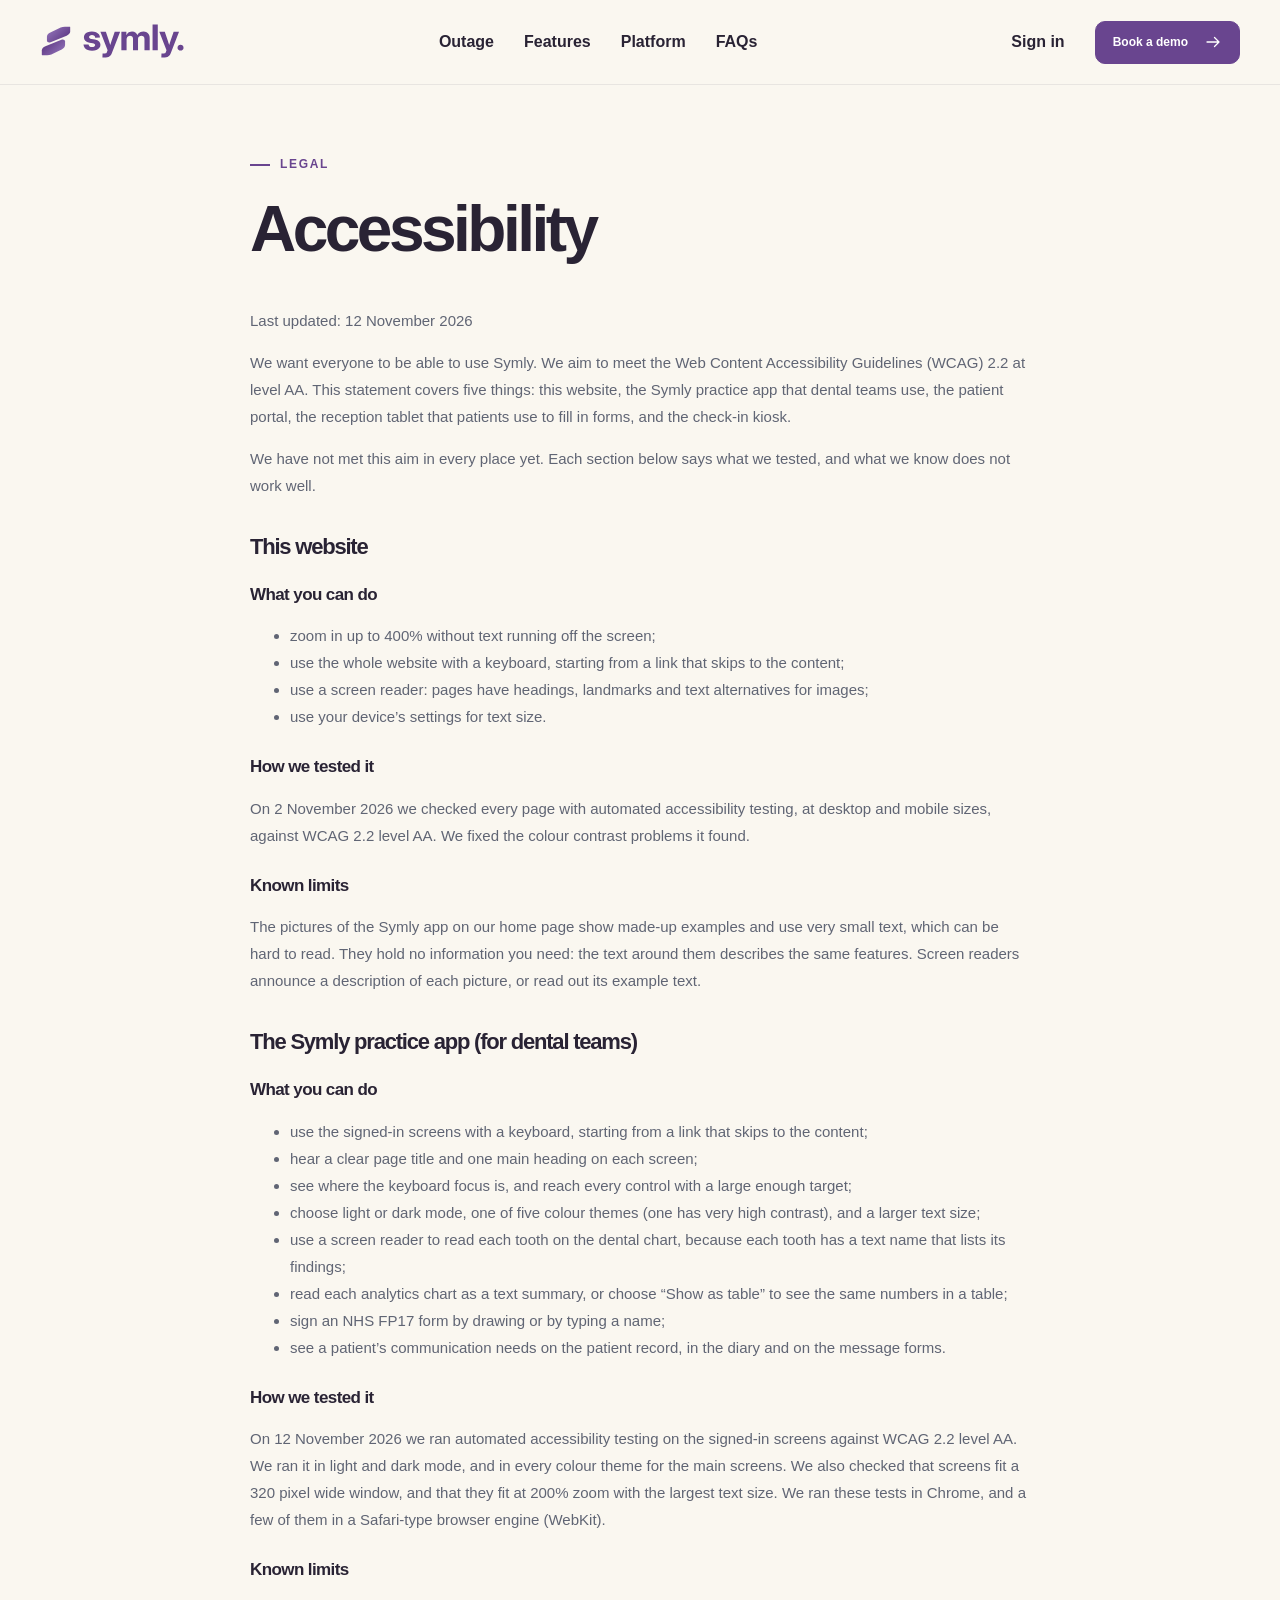
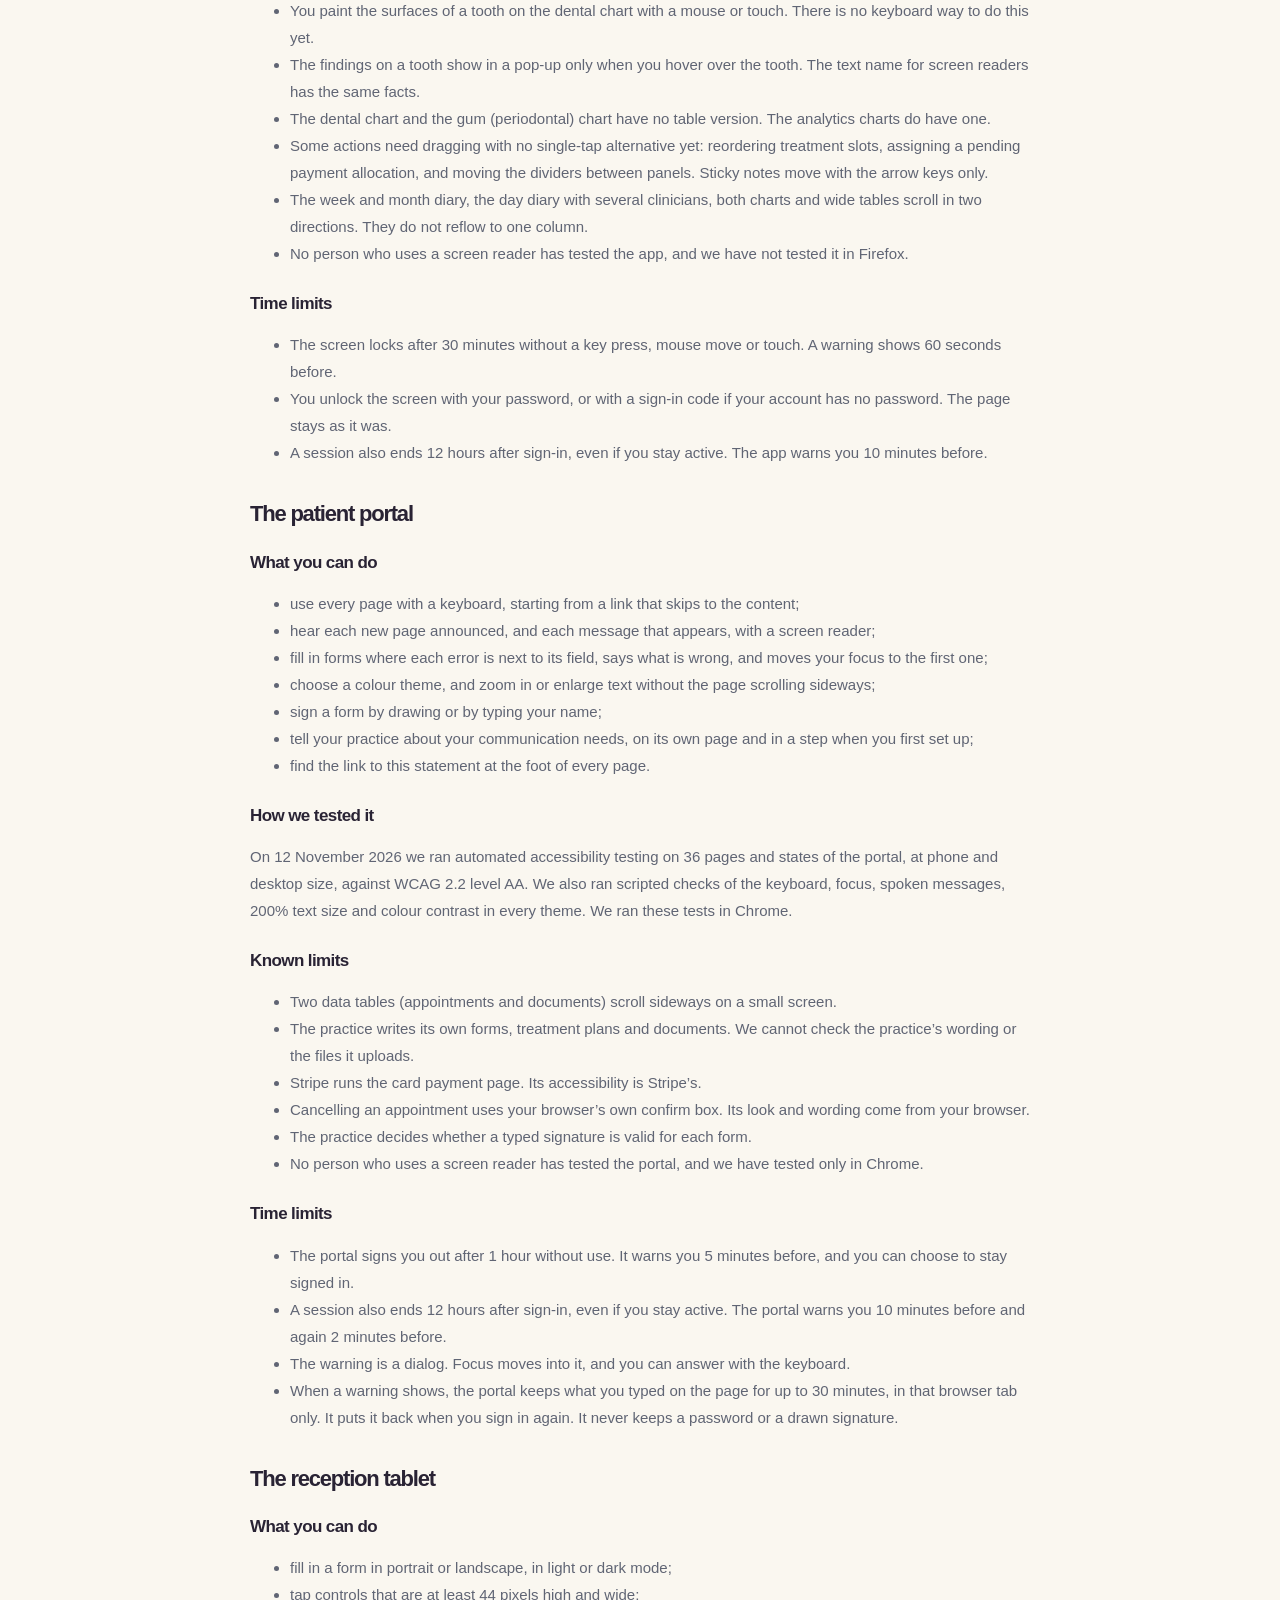
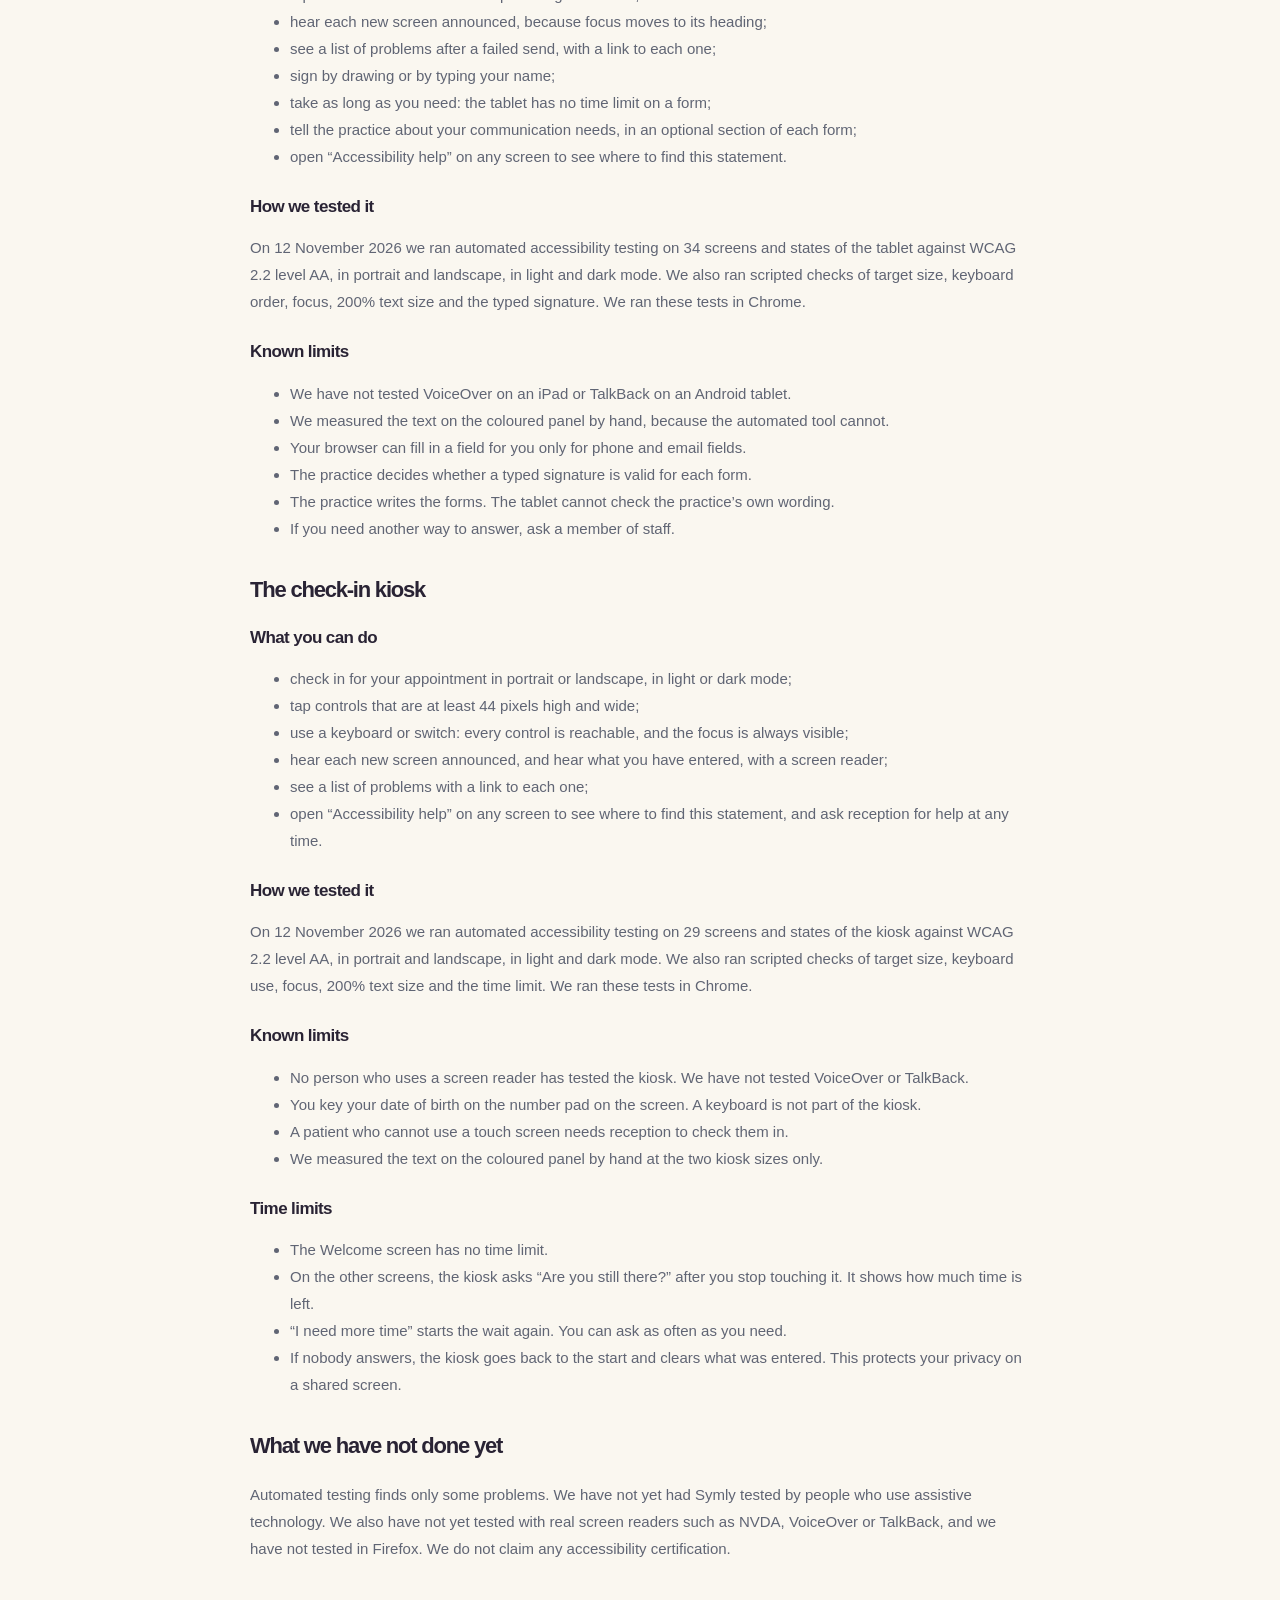
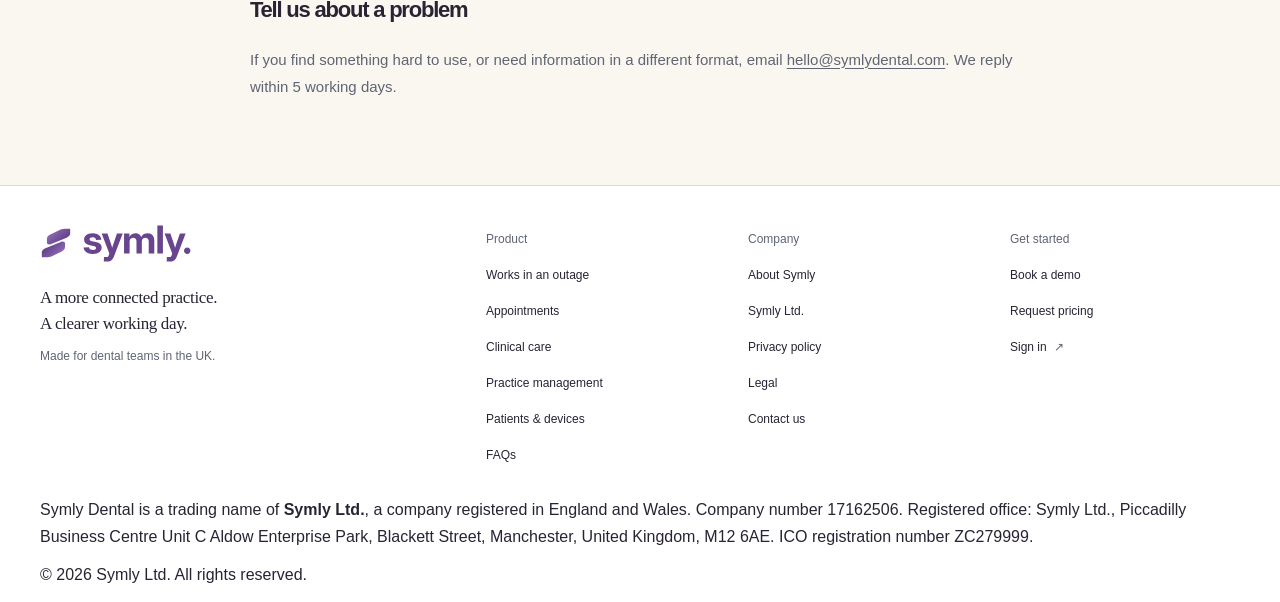
<file: accessibility.html>
<!doctype html>
<html lang="en-GB">
  <head>
    <meta charset="utf-8">
    <meta name="viewport" content="width=device-width, initial-scale=1">
    <meta http-equiv="Content-Security-Policy" content="default-src 'none'; style-src 'self'; img-src 'self'; base-uri 'none'; form-action 'none'; upgrade-insecure-requests">
    <title>Accessibility | Symly Dental</title>
    <meta
      name="description"
      content="How accessible the Symly Dental website, practice app, patient portal, reception tablet and check-in kiosk are, how we test them, and how to report a problem."
    >
    <link rel="canonical" href="https://symlydental.com/accessibility.html">
    <link rel="icon" href="favicon.ico" sizes="16x16 32x32 48x48">
    <link rel="icon" href="favicon.svg" type="image/svg+xml">
    <link rel="icon" href="favicon-96.png" type="image/png" sizes="96x96">
    <link rel="icon" href="favicon-192.png" type="image/png" sizes="192x192">
    <link rel="apple-touch-icon" href="apple-touch-icon.png" sizes="180x180">
    <link rel="stylesheet" href="styles.css?v=75753d5ad5">
    <meta name="theme-color" content="#69458f">
    <meta name="robots" content="index, follow, max-image-preview:large">
    <meta property="og:type" content="website">
    <meta property="og:site_name" content="Symly Dental">
    <meta property="og:locale" content="en_GB">
    <meta property="og:title" content="Accessibility | Symly Dental">
    <meta
      property="og:description"
      content="How accessible the Symly Dental website, practice app, patient portal, reception tablet and check-in kiosk are, how we test them, and how to report a problem."
    >
    <meta property="og:url" content="https://symlydental.com/accessibility.html">
    <meta
      property="og:image"
      content="https://symlydental.com/assets/symly-dental-social.png"
    >
    <meta property="og:image:type" content="image/png">
    <meta property="og:image:width" content="1200">
    <meta property="og:image:height" content="630">
    <meta
      property="og:image:alt"
      content="Symly Dental — dental practice management software for UK teams. Run your practice with less friction."
    >
    <meta name="twitter:card" content="summary_large_image">
    <meta name="twitter:title" content="Accessibility | Symly Dental">
    <meta
      name="twitter:description"
      content="How accessible the Symly Dental website, practice app, patient portal, reception tablet and check-in kiosk are, how we test them, and how to report a problem."
    >
    <meta
      name="twitter:image"
      content="https://symlydental.com/assets/symly-dental-social.png"
    >
    <meta
      name="twitter:image:alt"
      content="Symly Dental — run your practice with less friction."
    >
  </head>
  <body>
    <!--email_off-->
    <a class="skip-link" href="#main">Skip to content</a>
    <header class="site-header">
      <div class="container nav-wrap">
        <a href="/#top" aria-label="Symly Dental home"
          ><span class="brand"
            ><img
              class="brand-mark"
              src="favicon.svg"
              alt=""
              width="35"
              height="35"
            ><img
              class="brand-wordmark"
              src="assets/symly-wordmark.svg"
              alt="Symly Dental"
              width="112"
              height="40"
            ></span
          ></a
        >
        <nav class="desktop-nav" aria-label="Main navigation">
          <a href="/#offline">Outage</a><a href="/#features">Features</a
          ><a href="/#platform">Platform</a
          ><a href="/#questions">FAQs</a>
        </nav>
        <div class="nav-actions">
          <a class="text-link" href="https://practice.symly.dental">Sign in</a
          ><a
            class="button button-small"
            href="mailto:hello@symlydental.com?subject=Book%20a%20Symly%20demo"
            >Book a demo
            <svg aria-hidden="true" viewBox="0 0 24 24">
              <path d="M4 12h16m-6-6 6 6-6 6" />
            </svg></a
          >
        </div>
      </div>
      <nav class="mobile-nav" aria-label="Mobile navigation">
        <a href="/#offline">Outage</a><a href="/#features">Features</a
          ><a href="/#platform">Platform</a
        ><a href="/#questions">FAQs</a
        ><a href="https://practice.symly.dental">Sign in</a>
      </nav>
    </header>
    <main id="main" class="container page-content" tabindex="-1">
      <div class="eyebrow"><span></span> Legal</div>
      <h1>Accessibility</h1>
      <p>Last updated: 12 November 2026</p>
      <p>
        We want everyone to be able to use Symly. We aim to meet the Web
        Content Accessibility Guidelines (WCAG) 2.2 at level AA. This
        statement covers five things: this website, the Symly practice app
        that dental teams use, the patient portal, the reception tablet
        that patients use to fill in forms, and the check-in kiosk.
      </p>
      <p>
        We have not met this aim in every place yet. Each section below says
        what we tested, and what we know does not work well.
      </p>

      <h2>This website</h2>
      <h3>What you can do</h3>
      <ul>
        <li>zoom in up to 400% without text running off the screen;</li>
        <li>use the whole website with a keyboard, starting from a link that skips to the content;</li>
        <li>use a screen reader: pages have headings, landmarks and text alternatives for images;</li>
        <li>use your device’s settings for text size.</li>
      </ul>
      <h3>How we tested it</h3>
      <p>
        On 2 November 2026 we checked every page with automated accessibility
        testing, at desktop and mobile sizes, against WCAG 2.2 level AA. We
        fixed the colour contrast problems it found.
      </p>
      <h3>Known limits</h3>
      <p>
        The pictures of the Symly app on our home page show made-up examples
        and use very small text, which can be hard to read. They hold no
        information you need: the text around them describes the same
        features. Screen readers announce a description of each picture, or read
        out its example text.
      </p>

      <h2>The Symly practice app (for dental teams)</h2>
      <h3>What you can do</h3>
      <ul>
        <li>use the signed-in screens with a keyboard, starting from a link that skips to the content;</li>
        <li>hear a clear page title and one main heading on each screen;</li>
        <li>see where the keyboard focus is, and reach every control with a large enough target;</li>
        <li>choose light or dark mode, one of five colour themes (one has very high contrast), and a larger text size;</li>
        <li>use a screen reader to read each tooth on the dental chart, because each tooth has a text name that lists its findings;</li>
        <li>read each analytics chart as a text summary, or choose “Show as table” to see the same numbers in a table;</li>
        <li>sign an NHS FP17 form by drawing or by typing a name;</li>
        <li>see a patient’s communication needs on the patient record, in the diary and on the message forms.</li>
      </ul>
      <h3>How we tested it</h3>
      <p>
        On 12 November 2026 we ran automated accessibility testing on the
        signed-in screens against WCAG 2.2 level AA. We ran it in light and
        dark mode, and in every colour theme for the main screens. We also
        checked that screens fit a 320 pixel wide window, and that they fit at
        200% zoom with the largest text size. We ran these tests in Chrome, and a few of them in a Safari-type browser engine (WebKit).
      </p>
      <h3>Known limits</h3>
      <ul>
        <li>You paint the surfaces of a tooth on the dental chart with a mouse or touch. There is no keyboard way to do this yet.</li>
        <li>The findings on a tooth show in a pop-up only when you hover over the tooth. The text name for screen readers has the same facts.</li>
        <li>The dental chart and the gum (periodontal) chart have no table version. The analytics charts do have one.</li>
        <li>Some actions need dragging with no single-tap alternative yet: reordering treatment slots, assigning a pending payment allocation, and moving the dividers between panels. Sticky notes move with the arrow keys only.</li>
        <li>The week and month diary, the day diary with several clinicians, both charts and wide tables scroll in two directions. They do not reflow to one column.</li>
        <li>No person who uses a screen reader has tested the app, and we have not tested it in Firefox.</li>
      </ul>
      <h3>Time limits</h3>
      <ul>
        <li>The screen locks after 30 minutes without a key press, mouse move or touch. A warning shows 60 seconds before.</li>
        <li>You unlock the screen with your password, or with a sign-in code if your account has no password. The page stays as it was.</li>
        <li>A session also ends 12 hours after sign-in, even if you stay active. The app warns you 10 minutes before.</li>
      </ul>

      <h2>The patient portal</h2>
      <h3>What you can do</h3>
      <ul>
        <li>use every page with a keyboard, starting from a link that skips to the content;</li>
        <li>hear each new page announced, and each message that appears, with a screen reader;</li>
        <li>fill in forms where each error is next to its field, says what is wrong, and moves your focus to the first one;</li>
        <li>choose a colour theme, and zoom in or enlarge text without the page scrolling sideways;</li>
        <li>sign a form by drawing or by typing your name;</li>
        <li>tell your practice about your communication needs, on its own page and in a step when you first set up;</li>
        <li>find the link to this statement at the foot of every page.</li>
      </ul>
      <h3>How we tested it</h3>
      <p>
        On 12 November 2026 we ran automated accessibility testing on 36
        pages and states of the portal, at phone and desktop size, against WCAG
        2.2 level AA. We also ran scripted checks of the keyboard, focus,
        spoken messages, 200% text size and colour contrast in every theme.
        We ran these tests in Chrome.
      </p>
      <h3>Known limits</h3>
      <ul>
        <li>Two data tables (appointments and documents) scroll sideways on a small screen.</li>
        <li>The practice writes its own forms, treatment plans and documents. We cannot check the practice’s wording or the files it uploads.</li>
        <li>Stripe runs the card payment page. Its accessibility is Stripe’s.</li>
        <li>Cancelling an appointment uses your browser’s own confirm box. Its look and wording come from your browser.</li>
        <li>The practice decides whether a typed signature is valid for each form.</li>
        <li>No person who uses a screen reader has tested the portal, and we have tested only in Chrome.</li>
      </ul>
      <h3>Time limits</h3>
      <ul>
        <li>The portal signs you out after 1 hour without use. It warns you 5 minutes before, and you can choose to stay signed in.</li>
        <li>A session also ends 12 hours after sign-in, even if you stay active. The portal warns you 10 minutes before and again 2 minutes before.</li>
        <li>The warning is a dialog. Focus moves into it, and you can answer with the keyboard.</li>
        <li>When a warning shows, the portal keeps what you typed on the page for up to 30 minutes, in that browser tab only. It puts it back when you sign in again. It never keeps a password or a drawn signature.</li>
      </ul>

      <h2>The reception tablet</h2>
      <h3>What you can do</h3>
      <ul>
        <li>fill in a form in portrait or landscape, in light or dark mode;</li>
        <li>tap controls that are at least 44 pixels high and wide;</li>
        <li>hear each new screen announced, because focus moves to its heading;</li>
        <li>see a list of problems after a failed send, with a link to each one;</li>
        <li>sign by drawing or by typing your name;</li>
        <li>take as long as you need: the tablet has no time limit on a form;</li>
        <li>tell the practice about your communication needs, in an optional section of each form;</li>
        <li>open “Accessibility help” on any screen to see where to find this statement.</li>
      </ul>
      <h3>How we tested it</h3>
      <p>
        On 12 November 2026 we ran automated accessibility testing on 34
        screens and states of the tablet against WCAG 2.2 level AA, in
        portrait and landscape, in light and dark mode. We also ran scripted
        checks of target size, keyboard order, focus, 200% text size and the
        typed signature. We ran these tests in Chrome.
      </p>
      <h3>Known limits</h3>
      <ul>
        <li>We have not tested VoiceOver on an iPad or TalkBack on an Android tablet.</li>
        <li>We measured the text on the coloured panel by hand, because the automated tool cannot.</li>
        <li>Your browser can fill in a field for you only for phone and email fields.</li>
        <li>The practice decides whether a typed signature is valid for each form.</li>
        <li>The practice writes the forms. The tablet cannot check the practice’s own wording.</li>
        <li>If you need another way to answer, ask a member of staff.</li>
      </ul>

      <h2>The check-in kiosk</h2>
      <h3>What you can do</h3>
      <ul>
        <li>check in for your appointment in portrait or landscape, in light or dark mode;</li>
        <li>tap controls that are at least 44 pixels high and wide;</li>
        <li>use a keyboard or switch: every control is reachable, and the focus is always visible;</li>
        <li>hear each new screen announced, and hear what you have entered, with a screen reader;</li>
        <li>see a list of problems with a link to each one;</li>
        <li>open “Accessibility help” on any screen to see where to find this statement, and ask reception for help at any time.</li>
      </ul>
      <h3>How we tested it</h3>
      <p>
        On 12 November 2026 we ran automated accessibility testing on 29
        screens and states of the kiosk against WCAG 2.2 level AA, in
        portrait and landscape, in light and dark mode. We also ran scripted
        checks of target size, keyboard use, focus, 200% text size and the
        time limit. We ran these tests in Chrome.
      </p>
      <h3>Known limits</h3>
      <ul>
        <li>No person who uses a screen reader has tested the kiosk. We have not tested VoiceOver or TalkBack.</li>
        <li>You key your date of birth on the number pad on the screen. A keyboard is not part of the kiosk.</li>
        <li>A patient who cannot use a touch screen needs reception to check them in.</li>
        <li>We measured the text on the coloured panel by hand at the two kiosk sizes only.</li>
      </ul>
      <h3>Time limits</h3>
      <ul>
        <li>The Welcome screen has no time limit.</li>
        <li>On the other screens, the kiosk asks “Are you still there?” after you stop touching it. It shows how much time is left.</li>
        <li>“I need more time” starts the wait again. You can ask as often as you need.</li>
        <li>If nobody answers, the kiosk goes back to the start and clears what was entered. This protects your privacy on a shared screen.</li>
      </ul>

      <h2>What we have not done yet</h2>
      <p>
        Automated testing finds only some problems. We have not yet had Symly
        tested by people who use assistive technology. We also have not yet
        tested with real screen readers such as NVDA, VoiceOver or TalkBack,
        and we have not tested in Firefox. We do not claim any accessibility
        certification.
      </p>
      <h2>Tell us about a problem</h2>
      <p>
        If you find something hard to use, or need information in a different
        format, email
        <a href="mailto:hello@symlydental.com?subject=Accessibility">hello@symlydental.com</a>.
        We reply within 5 working days.
      </p>
    </main>
    <footer class="site-footer">
      <div class="container footer-main">
        <div class="footer-brand">
          <a class="footer-logo" href="/#top" aria-label="Symly Dental home"
            ><img
              class="brand-mark"
              src="favicon.svg"
              alt=""
              width="35"
              height="35"
            ><img
              class="footer-wordmark"
              src="assets/symly-wordmark.svg"
              alt="Symly Dental"
              width="125"
              height="45"
            ></a
          >
          <p class="footer-statement">
            A more connected practice.<br>A clearer working day.
          </p>
          <span class="footer-location">Made for dental teams in the UK.</span>
        </div>
        <nav class="footer-links" aria-label="Footer product links">
          <strong>Product</strong><a href="/#offline">Works in an outage</a
          ><a href="/#product">Appointments</a
          ><a href="/#clinical">Clinical care</a
          ><a href="/#features">Practice management</a
          ><a href="/#platform">Patients &amp; devices</a
          ><a href="/#questions">FAQs</a>
        </nav>
        <nav class="footer-links" aria-label="Footer company links">
          <strong>Company</strong><a href="about.html">About Symly</a
          ><a href="#company-information">Symly Ltd.</a
          ><a href="privacy.html">Privacy policy</a
          ><a href="legal.html">Legal</a
          ><a href="mailto:hello@symlydental.com">Contact us</a>
        </nav>
        <nav class="footer-links" aria-label="Footer getting started links">
          <strong>Get started</strong
          ><a
            href="mailto:hello@symlydental.com?subject=Book%20a%20Symly%20demo"
            >Book a demo</a
          ><a
            href="mailto:hello@symlydental.com?subject=Symly%20pricing%20enquiry"
            >Request pricing</a
          ><a href="https://practice.symly.dental"
            >Sign in <span aria-hidden="true">↗</span></a
          >
        </nav>
      </div>
      <div class="container company-disclosure" id="company-information">
        <p>
          Symly Dental is a trading name of <strong>Symly Ltd.</strong>, a
          company registered in England and Wales. Company number 17162506.
          Registered office: Symly Ltd., Piccadilly Business Centre Unit C Aldow Enterprise
          Park, Blackett Street, Manchester, United Kingdom, M12 6AE. ICO
          registration number <a href="https://ico.org.uk/ESDWebPages/Entry/ZC279999">ZC279999</a>.
        </p>
      </div>
      <div class="container footer-bottom">
        <span>© 2026 Symly Ltd. All rights reserved.</span>
      </div>
    </footer>
    <!--/email_off-->
  </body>
</html>
</file>
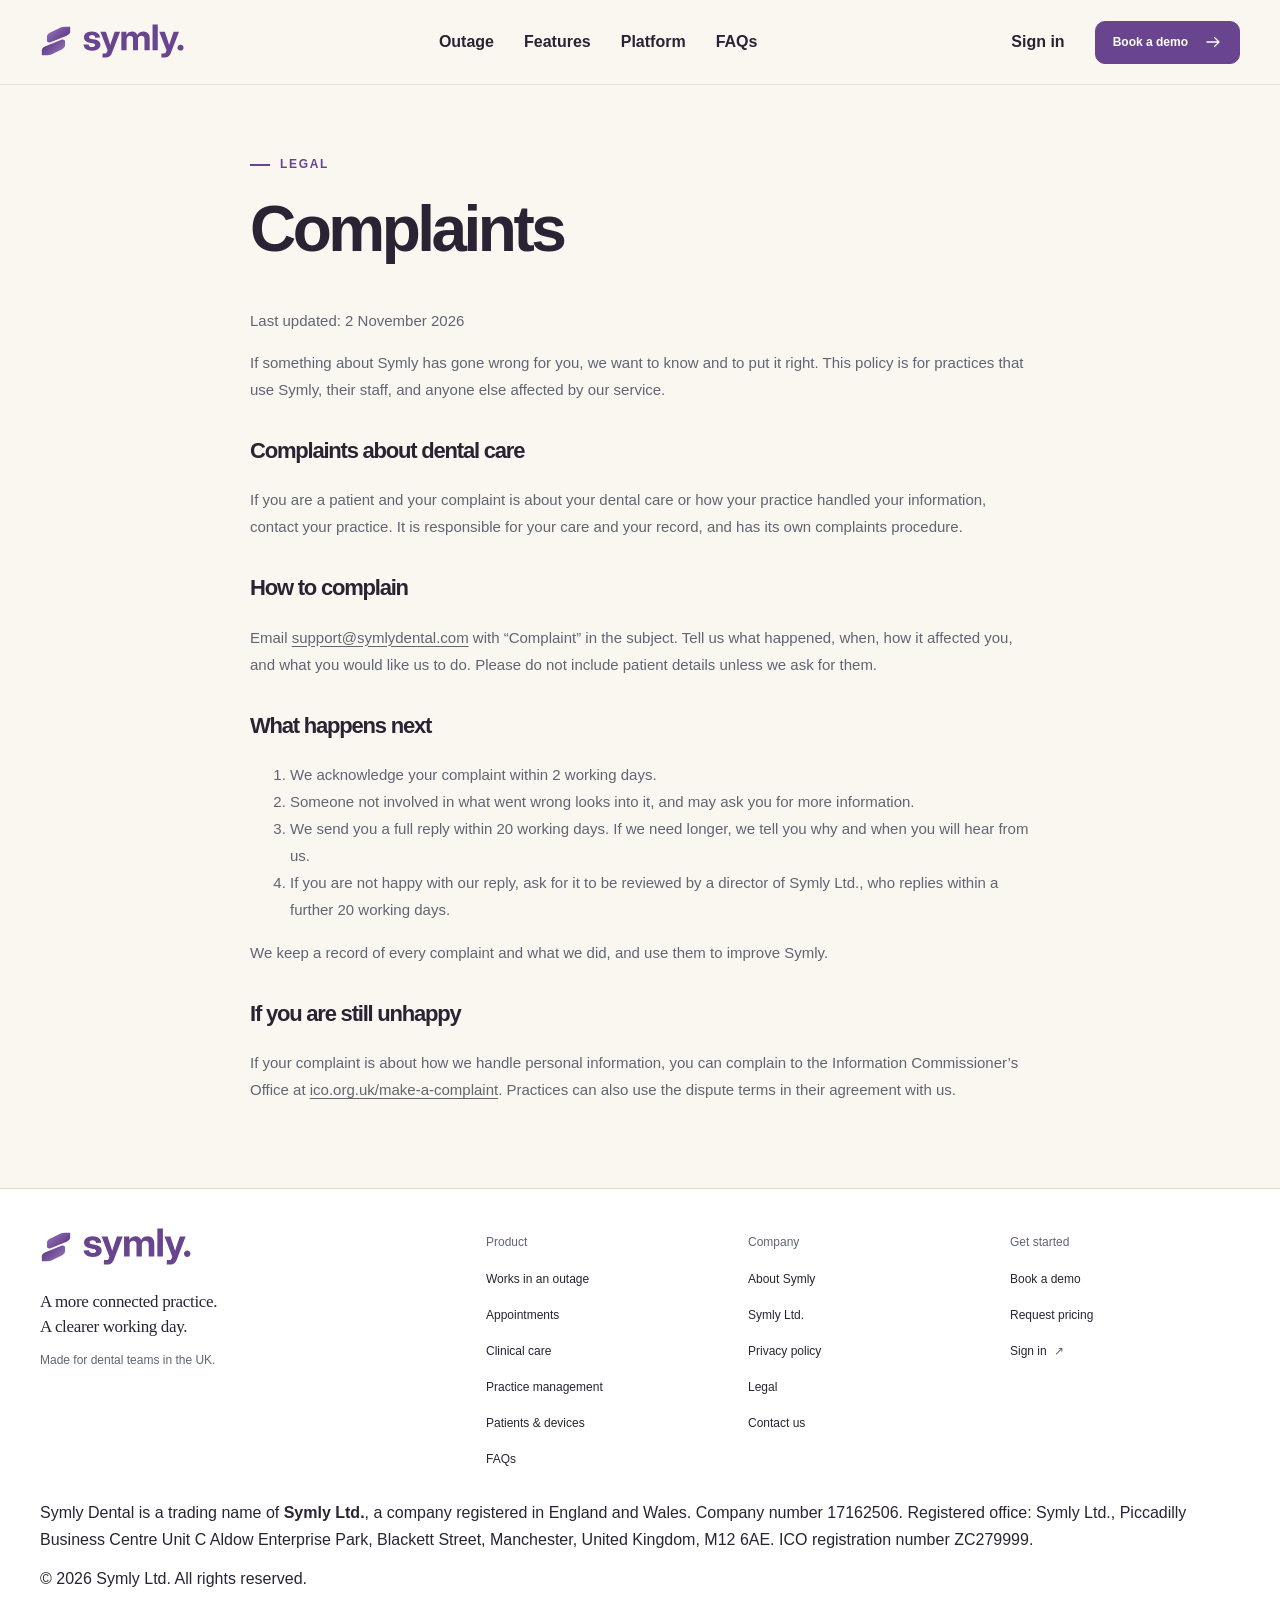
<file: complaints.html>
<!doctype html>
<html lang="en-GB">
  <head>
    <meta charset="utf-8">
    <meta name="viewport" content="width=device-width, initial-scale=1">
    <meta http-equiv="Content-Security-Policy" content="default-src 'none'; style-src 'self'; img-src 'self'; base-uri 'none'; form-action 'none'; upgrade-insecure-requests">
    <title>Complaints | Symly Dental</title>
    <meta
      name="description"
      content="How to complain to Symly Ltd. about Symly Dental, and how we handle complaints."
    >
    <link rel="canonical" href="https://symlydental.com/complaints.html">
    <link rel="icon" href="favicon.ico" sizes="16x16 32x32 48x48">
    <link rel="icon" href="favicon.svg" type="image/svg+xml">
    <link rel="icon" href="favicon-96.png" type="image/png" sizes="96x96">
    <link rel="icon" href="favicon-192.png" type="image/png" sizes="192x192">
    <link rel="apple-touch-icon" href="apple-touch-icon.png" sizes="180x180">
    <link rel="stylesheet" href="styles.css?v=75753d5ad5">
    <meta name="theme-color" content="#69458f">
    <meta name="robots" content="index, follow, max-image-preview:large">
    <meta property="og:type" content="website">
    <meta property="og:site_name" content="Symly Dental">
    <meta property="og:locale" content="en_GB">
    <meta property="og:title" content="Complaints | Symly Dental">
    <meta
      property="og:description"
      content="How to complain to Symly Ltd. about Symly Dental, and how we handle complaints."
    >
    <meta property="og:url" content="https://symlydental.com/complaints.html">
    <meta
      property="og:image"
      content="https://symlydental.com/assets/symly-dental-social.png"
    >
    <meta property="og:image:type" content="image/png">
    <meta property="og:image:width" content="1200">
    <meta property="og:image:height" content="630">
    <meta
      property="og:image:alt"
      content="Symly Dental — dental practice management software for UK teams. Run your practice with less friction."
    >
    <meta name="twitter:card" content="summary_large_image">
    <meta name="twitter:title" content="Complaints | Symly Dental">
    <meta
      name="twitter:description"
      content="How to complain to Symly Ltd. about Symly Dental, and how we handle complaints."
    >
    <meta
      name="twitter:image"
      content="https://symlydental.com/assets/symly-dental-social.png"
    >
    <meta
      name="twitter:image:alt"
      content="Symly Dental — run your practice with less friction."
    >
  </head>
  <body>
    <!--email_off-->
    <a class="skip-link" href="#main">Skip to content</a>
    <header class="site-header">
      <div class="container nav-wrap">
        <a href="/#top" aria-label="Symly Dental home"
          ><span class="brand"
            ><img
              class="brand-mark"
              src="favicon.svg"
              alt=""
              width="35"
              height="35"
            ><img
              class="brand-wordmark"
              src="assets/symly-wordmark.svg"
              alt="Symly Dental"
              width="112"
              height="40"
            ></span
          ></a
        >
        <nav class="desktop-nav" aria-label="Main navigation">
          <a href="/#offline">Outage</a><a href="/#features">Features</a
          ><a href="/#platform">Platform</a
          ><a href="/#questions">FAQs</a>
        </nav>
        <div class="nav-actions">
          <a class="text-link" href="https://practice.symly.dental">Sign in</a
          ><a
            class="button button-small"
            href="mailto:hello@symlydental.com?subject=Book%20a%20Symly%20demo"
            >Book a demo
            <svg aria-hidden="true" viewBox="0 0 24 24">
              <path d="M4 12h16m-6-6 6 6-6 6" />
            </svg></a
          >
        </div>
      </div>
      <nav class="mobile-nav" aria-label="Mobile navigation">
        <a href="/#offline">Outage</a><a href="/#features">Features</a
          ><a href="/#platform">Platform</a
        ><a href="/#questions">FAQs</a
        ><a href="https://practice.symly.dental">Sign in</a>
      </nav>
    </header>
    <main id="main" class="container page-content" tabindex="-1">
      <div class="eyebrow"><span></span> Legal</div>
      <h1>Complaints</h1>
      <p>Last updated: 2 November 2026</p>
      <p>
        If something about Symly has gone wrong for you, we want to know and to
        put it right. This policy is for practices that use Symly, their staff,
        and anyone else affected by our service.
      </p>
      <h2>Complaints about dental care</h2>
      <p>
        If you are a patient and your complaint is about your dental care or
        how your practice handled your information, contact your practice. It is
        responsible for your care and your record, and has its own complaints
        procedure.
      </p>
      <h2>How to complain</h2>
      <p>
        Email
        <a href="mailto:support@symlydental.com?subject=Complaint">support@symlydental.com</a>
        with “Complaint” in the subject. Tell us what happened, when, how it
        affected you, and what you would like us to do. Please do not include
        patient details unless we ask for them.
      </p>
      <h2>What happens next</h2>
      <ol>
        <li>We acknowledge your complaint within 2 working days.</li>
        <li>
          Someone not involved in what went wrong looks into it, and may ask
          you for more information.
        </li>
        <li>
          We send you a full reply within 20 working days. If we need longer, we
          tell you why and when you will hear from us.
        </li>
        <li>
          If you are not happy with our reply, ask for it to be reviewed by a
          director of Symly Ltd., who replies within a further 20 working days.
        </li>
      </ol>
      <p>
        We keep a record of every complaint and what we did, and use them to
        improve Symly.
      </p>
      <h2>If you are still unhappy</h2>
      <p>
        If your complaint is about how we handle personal information, you can
        complain to the Information Commissioner’s Office at
        <a href="https://ico.org.uk/make-a-complaint/">ico.org.uk/make-a-complaint</a>.
        Practices can also use the dispute terms in their agreement with us.
      </p>
    </main>
    <footer class="site-footer">
      <div class="container footer-main">
        <div class="footer-brand">
          <a class="footer-logo" href="/#top" aria-label="Symly Dental home"
            ><img
              class="brand-mark"
              src="favicon.svg"
              alt=""
              width="35"
              height="35"
            ><img
              class="footer-wordmark"
              src="assets/symly-wordmark.svg"
              alt="Symly Dental"
              width="125"
              height="45"
            ></a
          >
          <p class="footer-statement">
            A more connected practice.<br>A clearer working day.
          </p>
          <span class="footer-location">Made for dental teams in the UK.</span>
        </div>
        <nav class="footer-links" aria-label="Footer product links">
          <strong>Product</strong><a href="/#offline">Works in an outage</a
          ><a href="/#product">Appointments</a
          ><a href="/#clinical">Clinical care</a
          ><a href="/#features">Practice management</a
          ><a href="/#platform">Patients &amp; devices</a
          ><a href="/#questions">FAQs</a>
        </nav>
        <nav class="footer-links" aria-label="Footer company links">
          <strong>Company</strong><a href="about.html">About Symly</a
          ><a href="#company-information">Symly Ltd.</a
          ><a href="privacy.html">Privacy policy</a
          ><a href="legal.html">Legal</a
          ><a href="mailto:hello@symlydental.com">Contact us</a>
        </nav>
        <nav class="footer-links" aria-label="Footer getting started links">
          <strong>Get started</strong
          ><a
            href="mailto:hello@symlydental.com?subject=Book%20a%20Symly%20demo"
            >Book a demo</a
          ><a
            href="mailto:hello@symlydental.com?subject=Symly%20pricing%20enquiry"
            >Request pricing</a
          ><a href="https://practice.symly.dental"
            >Sign in <span aria-hidden="true">↗</span></a
          >
        </nav>
      </div>
      <div class="container company-disclosure" id="company-information">
        <p>
          Symly Dental is a trading name of <strong>Symly Ltd.</strong>, a
          company registered in England and Wales. Company number 17162506.
          Registered office: Symly Ltd., Piccadilly Business Centre Unit C Aldow Enterprise
          Park, Blackett Street, Manchester, United Kingdom, M12 6AE. ICO
          registration number <a href="https://ico.org.uk/ESDWebPages/Entry/ZC279999">ZC279999</a>.
        </p>
      </div>
      <div class="container footer-bottom">
        <span>© 2026 Symly Ltd. All rights reserved.</span>
      </div>
    </footer>
    <!--/email_off-->
  </body>
</html>
</file>
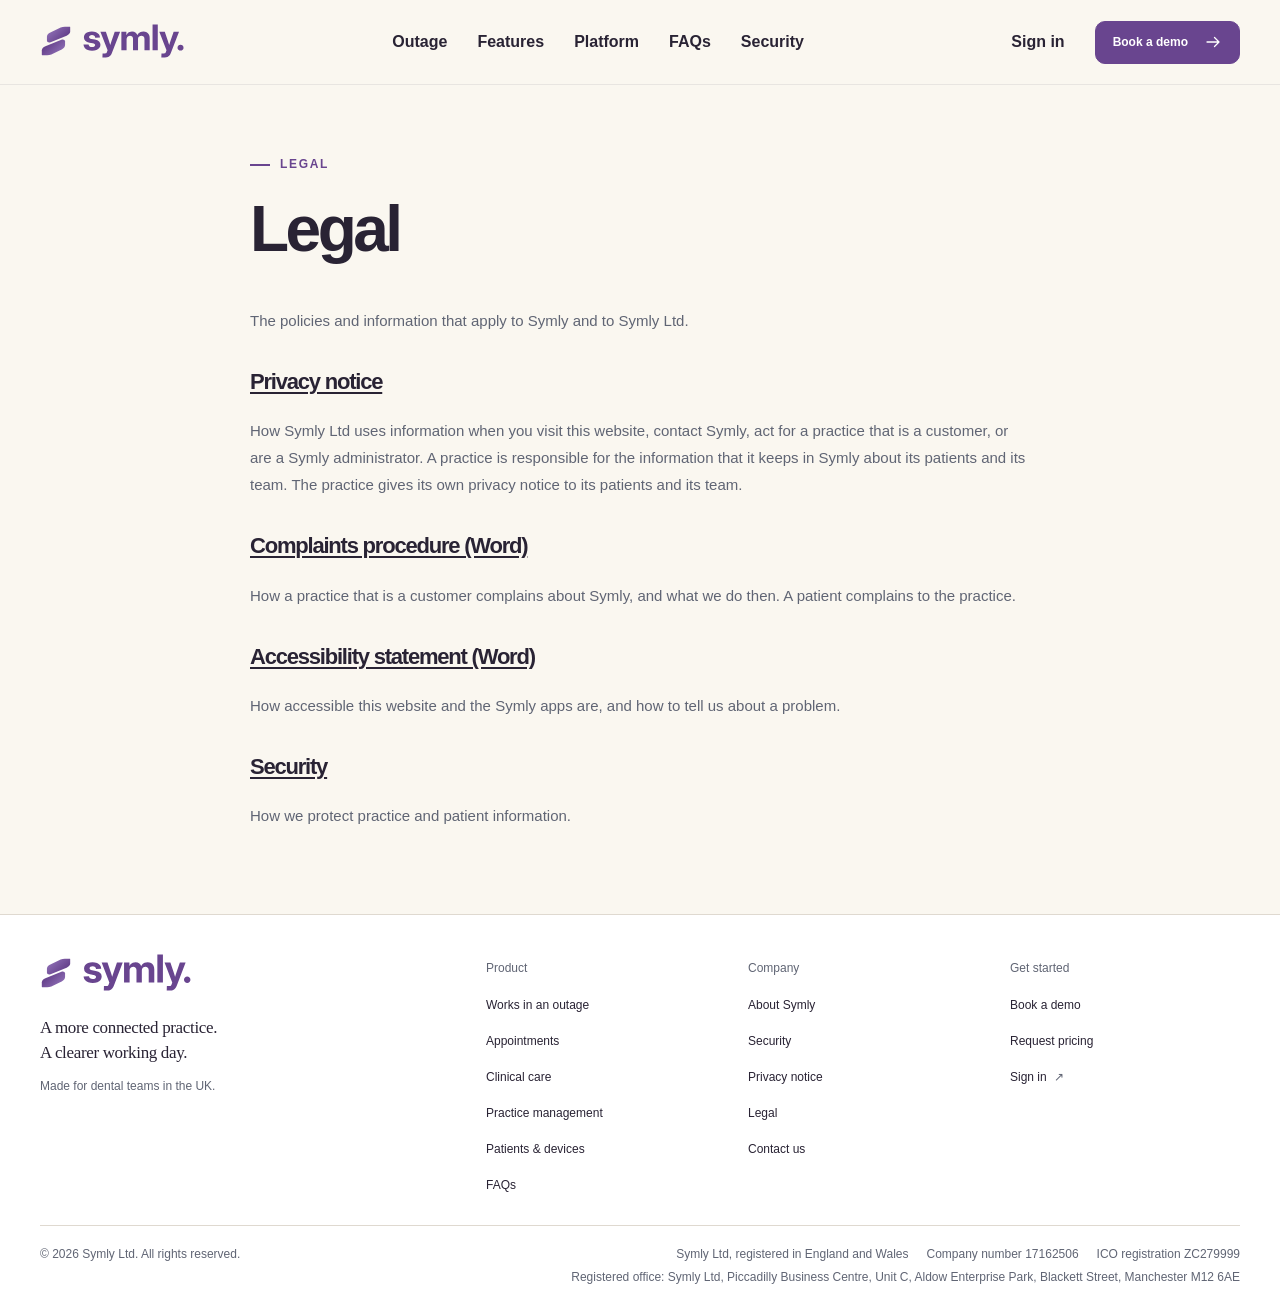
<file: legal.html>
<!doctype html>
<html lang="en-GB">
  <head>
    <meta charset="utf-8">
    <meta name="viewport" content="width=device-width, initial-scale=1">
    <meta http-equiv="Content-Security-Policy" content="default-src 'none'; style-src 'self'; img-src 'self'; base-uri 'none'; form-action 'none'; upgrade-insecure-requests">
    <title>Legal | Symly</title>
    <meta
      name="description"
      content="Symly Ltd’s legal documents: privacy, security, complaints and accessibility."
    >
    <link rel="canonical" href="https://symlydental.com/legal.html">
    <link rel="icon" href="favicon.ico" sizes="16x16 32x32 48x48">
    <link rel="icon" href="favicon.svg" type="image/svg+xml">
    <link rel="icon" href="favicon-96.png" type="image/png" sizes="96x96">
    <link rel="icon" href="favicon-192.png" type="image/png" sizes="192x192">
    <link rel="apple-touch-icon" href="apple-touch-icon.png" sizes="180x180">
    <link rel="stylesheet" href="styles.css?v=1028c63939">
    <meta name="theme-color" content="#69458f">
    <meta name="robots" content="index, follow, max-image-preview:large">
    <meta property="og:type" content="website">
    <meta property="og:site_name" content="Symly">
    <meta property="og:locale" content="en_GB">
    <meta property="og:title" content="Legal | Symly">
    <meta
      property="og:description"
      content="Symly Ltd’s legal documents: privacy, security, complaints and accessibility."
    >
    <meta property="og:url" content="https://symlydental.com/legal.html">
    <meta
      property="og:image"
      content="https://symlydental.com/assets/symly-dental-social.png"
    >
    <meta property="og:image:type" content="image/png">
    <meta property="og:image:width" content="1200">
    <meta property="og:image:height" content="630">
    <meta
      property="og:image:alt"
      content="Symly — dental practice management software for UK teams. Run your practice with less friction."
    >
    <meta name="twitter:card" content="summary_large_image">
    <meta name="twitter:title" content="Legal | Symly">
    <meta
      name="twitter:description"
      content="Symly Ltd’s legal documents: privacy, security, complaints and accessibility."
    >
    <meta
      name="twitter:image"
      content="https://symlydental.com/assets/symly-dental-social.png"
    >
    <meta
      name="twitter:image:alt"
      content="Symly — run your practice with less friction."
    >
  </head>
  <body>
    <!--email_off-->
    <a class="skip-link" href="#main">Skip to content</a>
    <header class="site-header">
      <div class="container nav-wrap">
        <a href="/#top" aria-label="Symly home"
          ><span class="brand"
            ><img
              class="brand-mark"
              src="favicon.svg"
              alt=""
              width="35"
              height="35"
            ><img
              class="brand-wordmark"
              src="assets/symly-wordmark.svg"
              alt="Symly"
              width="112"
              height="40"
            ></span
          ></a
        >
        <nav class="desktop-nav" aria-label="Main navigation">
          <a href="/#offline">Outage</a><a href="/#features">Features</a
          ><a href="/#platform">Platform</a
          ><a href="/#questions">FAQs</a
          ><a href="security.html">Security</a>
        </nav>
        <div class="nav-actions">
          <a class="text-link" href="https://practice.symly.dental">Sign in</a
          ><a
            class="button button-small"
            href="mailto:hello@symlydental.com?subject=Book%20a%20Symly%20demo"
            >Book a demo
            <svg aria-hidden="true" viewBox="0 0 24 24">
              <path d="M4 12h16m-6-6 6 6-6 6" />
            </svg></a
          >
        </div>
      </div>
      <nav class="mobile-nav" aria-label="Mobile navigation">
        <a href="/#offline">Outage</a><a href="/#features">Features</a
          ><a href="/#platform">Platform</a
        ><a href="/#questions">FAQs</a
        ><a href="https://practice.symly.dental">Sign in</a>
      </nav>
    </header>
    <main id="main" class="container page-content" tabindex="-1">
      <div class="eyebrow"><span></span> Legal</div>
      <h1>Legal</h1>
      <p>
        The policies and information that apply to Symly and to
        Symly Ltd.
      </p>
      <h2><a href="privacy.html">Privacy notice</a></h2>
      <p>
        How Symly Ltd uses information when you visit this website, contact
        Symly, act for a practice that is a customer, or are a Symly
        administrator. A practice is responsible for the information that it
        keeps in Symly about its patients and its team. The practice gives its
        own privacy notice to its patients and its team.
      </p>
      <h2><a href="documents/complaints-procedure.docx" download>Complaints procedure (Word)</a></h2>
      <p>
        How a practice that is a customer complains about Symly, and what we
        do then. A patient complains to the practice.
      </p>
      <h2><a href="documents/accessibility-statement.docx" download>Accessibility statement (Word)</a></h2>
      <p>
        How accessible this website and the Symly apps are, and how to tell us
        about a problem.
      </p>
      <h2><a href="security.html">Security</a></h2>
      <p>How we protect practice and patient information.</p>
    </main>
    <footer class="site-footer">
      <div class="container footer-main">
        <div class="footer-brand">
          <a class="footer-logo" href="/#top" aria-label="Symly home"
            ><img
              class="brand-mark"
              src="favicon.svg"
              alt=""
              width="35"
              height="35"
            ><img
              class="footer-wordmark"
              src="assets/symly-wordmark.svg"
              alt="Symly"
              width="125"
              height="45"
            ></a
          >
          <p class="footer-statement">
            A more connected practice.<br>A clearer working day.
          </p>
          <span class="footer-location">Made for dental teams in the UK.</span>
        </div>
        <nav class="footer-links" aria-label="Footer product links">
          <strong>Product</strong><a href="/#offline">Works in an outage</a
          ><a href="/#product">Appointments</a
          ><a href="/#clinical">Clinical care</a
          ><a href="/#features">Practice management</a
          ><a href="/#platform">Patients &amp; devices</a
          ><a href="/#questions">FAQs</a>
        </nav>
        <nav class="footer-links" aria-label="Footer company links">
          <strong>Company</strong><a href="about.html">About Symly</a
          ><a href="security.html">Security</a
          ><a href="privacy.html">Privacy notice</a
          ><a href="legal.html">Legal</a
          ><a href="mailto:hello@symlydental.com">Contact us</a>
        </nav>
        <nav class="footer-links" aria-label="Footer getting started links">
          <strong>Get started</strong
          ><a
            href="mailto:hello@symlydental.com?subject=Book%20a%20Symly%20demo"
            >Book a demo</a
          ><a
            href="mailto:hello@symlydental.com?subject=Symly%20pricing%20enquiry"
            >Request pricing</a
          ><a href="https://practice.symly.dental"
            >Sign in <span aria-hidden="true">↗</span></a
          >
        </nav>
      </div>
      <div class="container footer-legal">
        <p class="footer-copyright">© 2026 Symly Ltd. All rights reserved.</p>
        <div class="footer-company">
          <p>
            <span>Symly Ltd, registered in England and Wales</span>
            <span>Company number 17162506</span>
            <span>ICO registration <a href="https://ico.org.uk/ESDWebPages/Entry/ZC279999">ZC279999</a></span>
          </p>
          <p>
            <span class="footer-address">Registered office: Symly Ltd, Piccadilly Business Centre, Unit C, Aldow Enterprise Park, Blackett Street, Manchester M12&nbsp;6AE</span>
          </p>
        </div>
      </div>
    </footer>
    <!--/email_off-->
  </body>
</html>
</file>
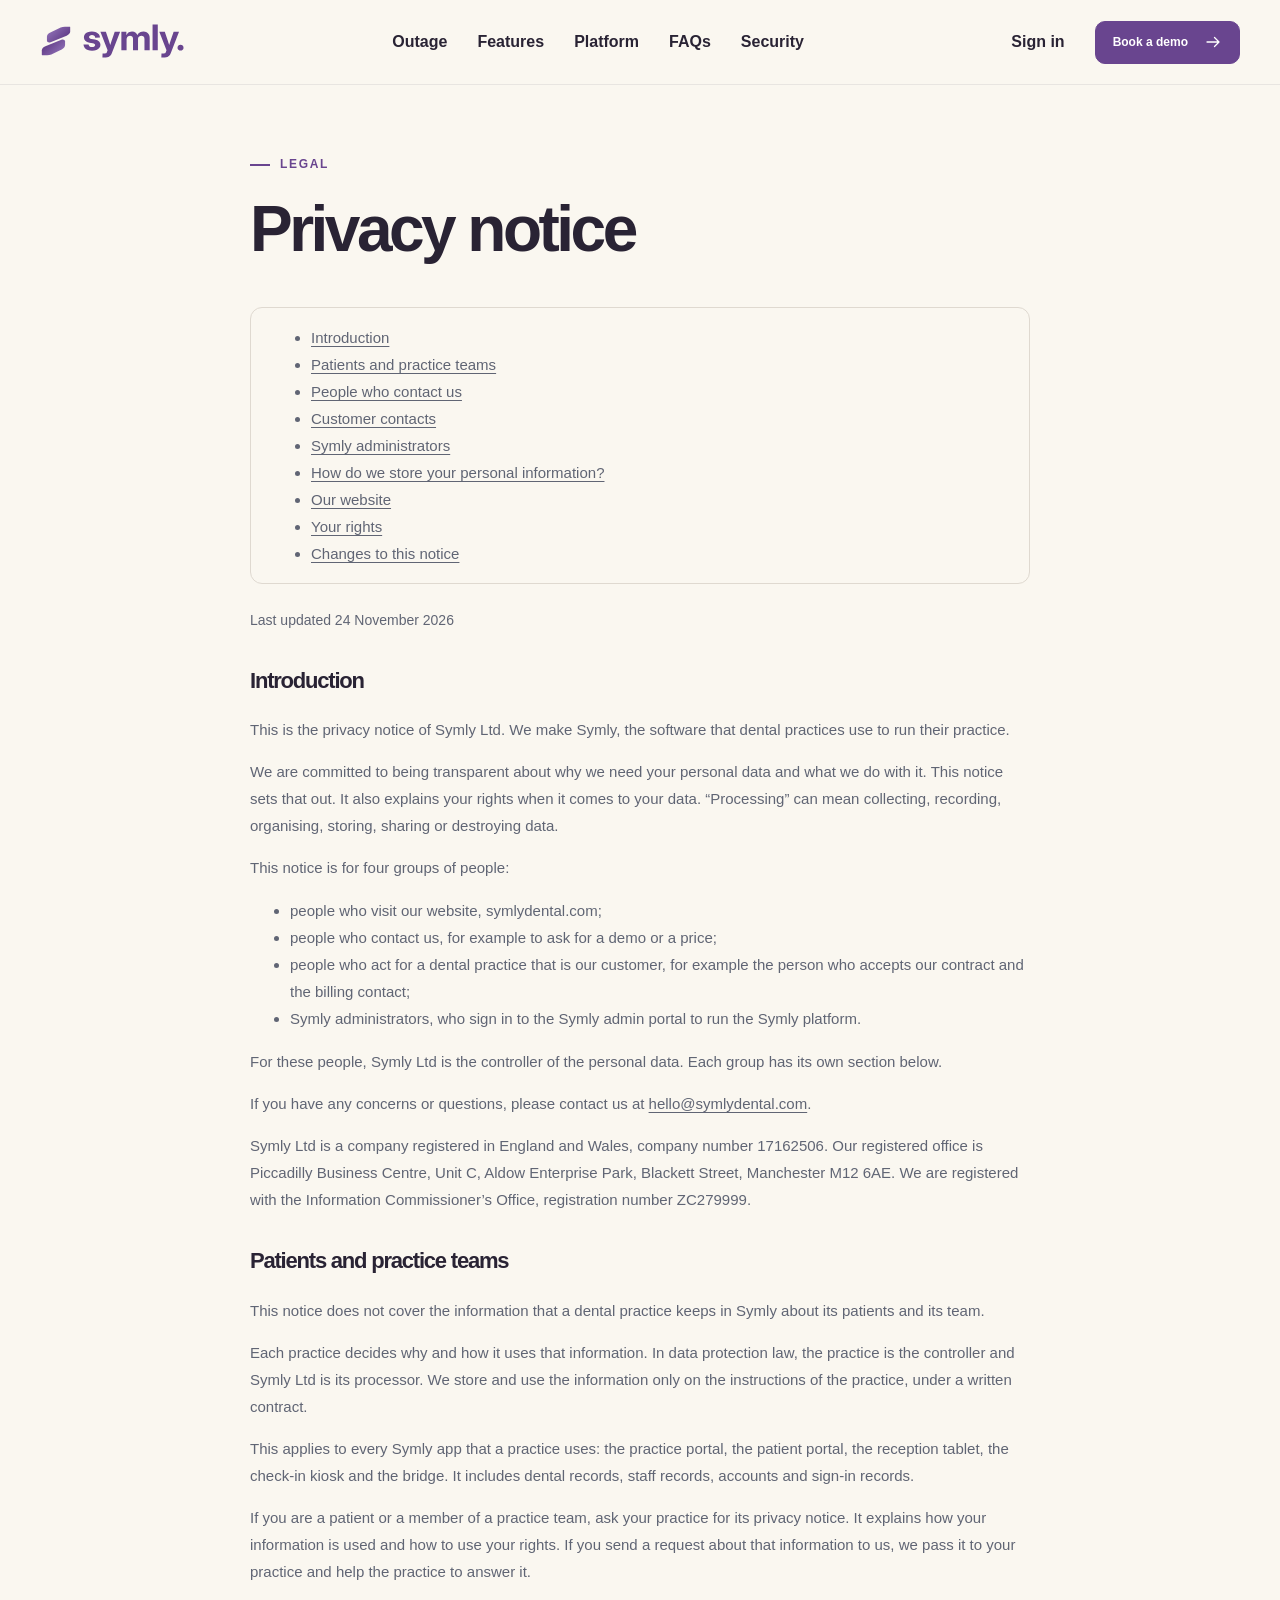
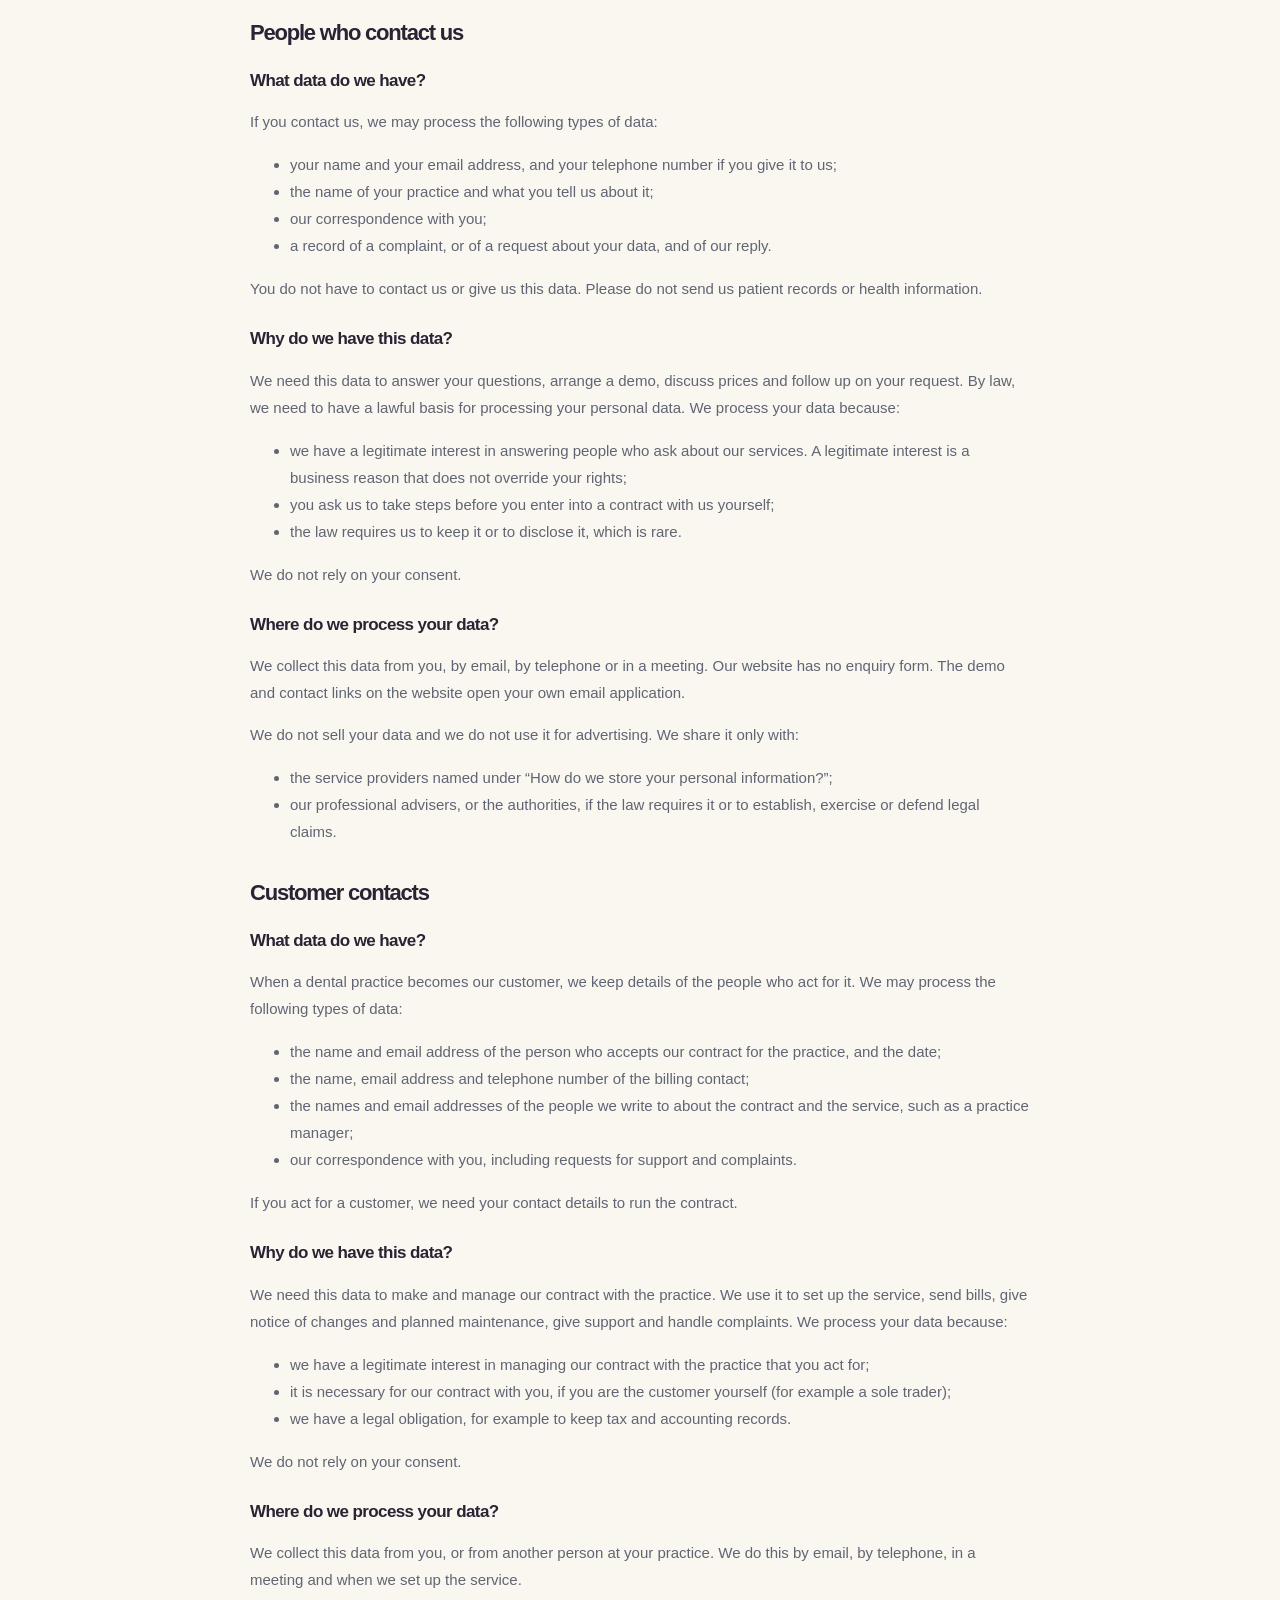
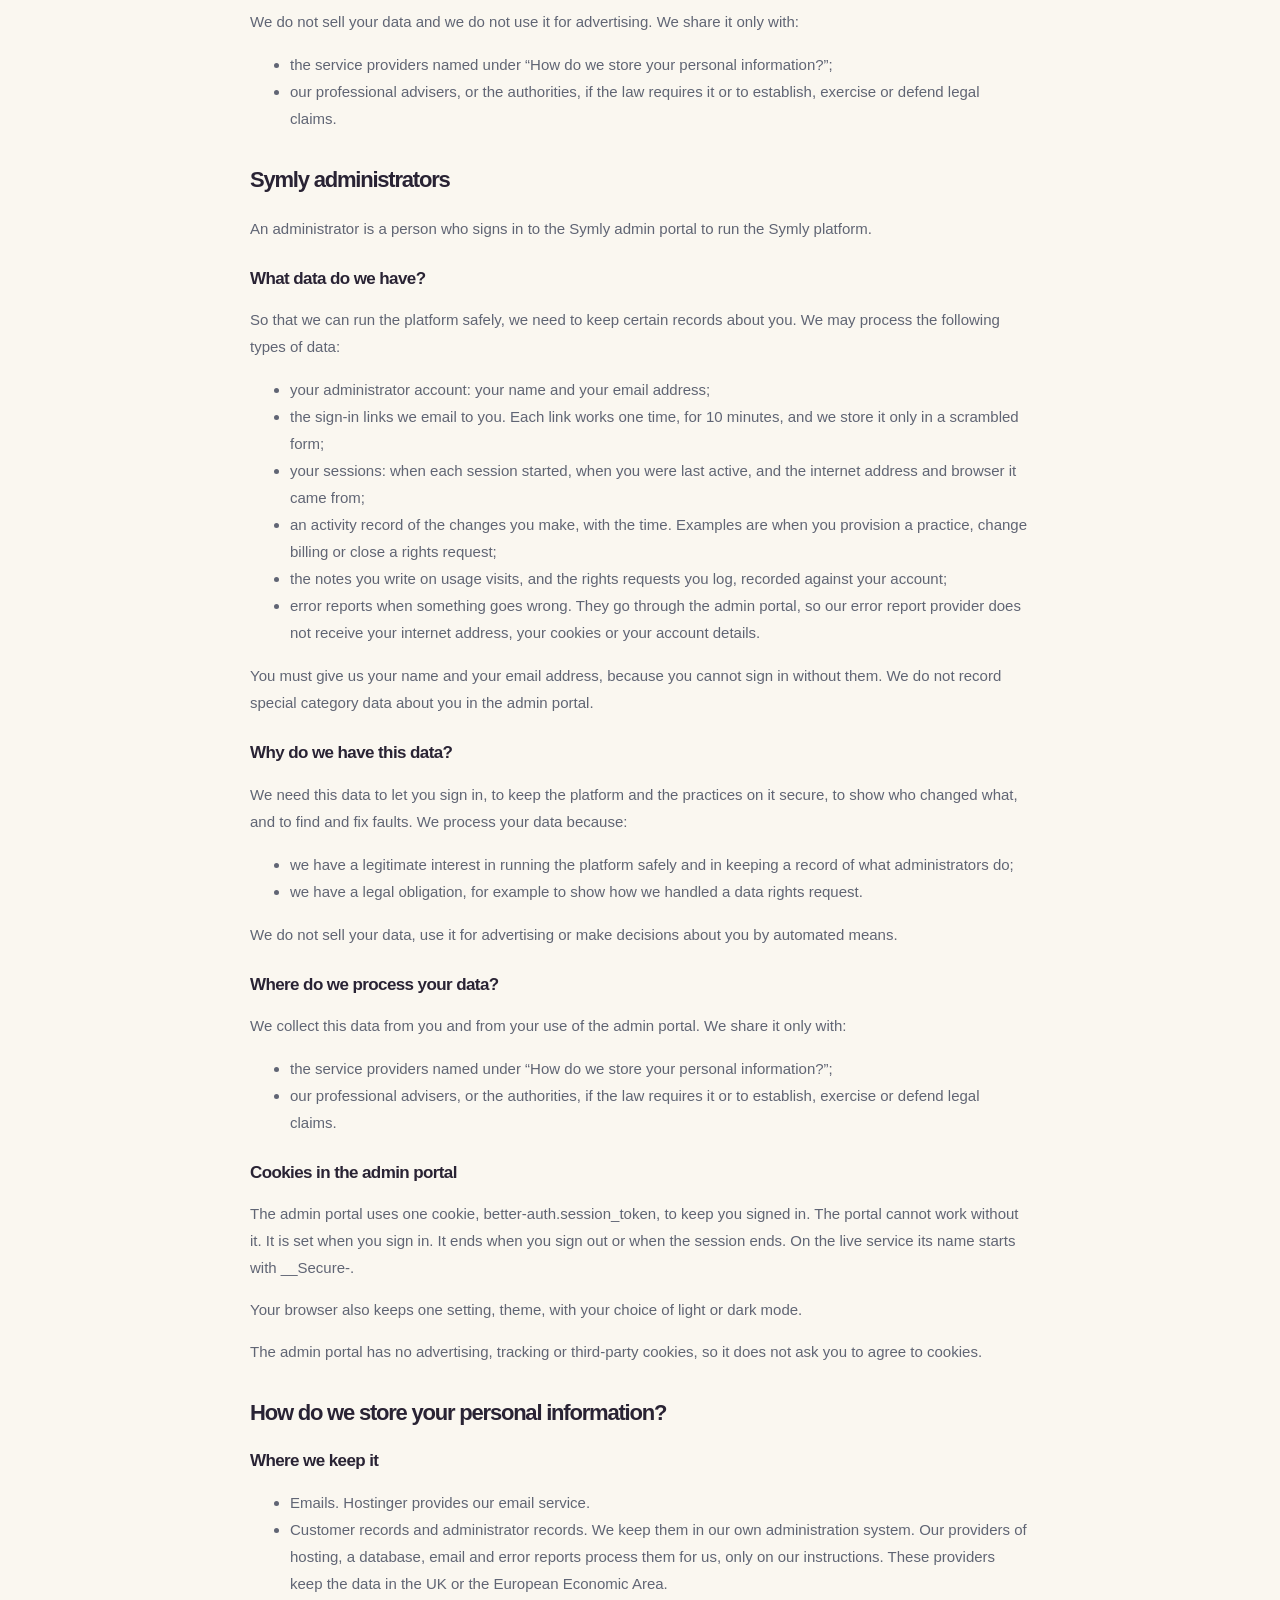
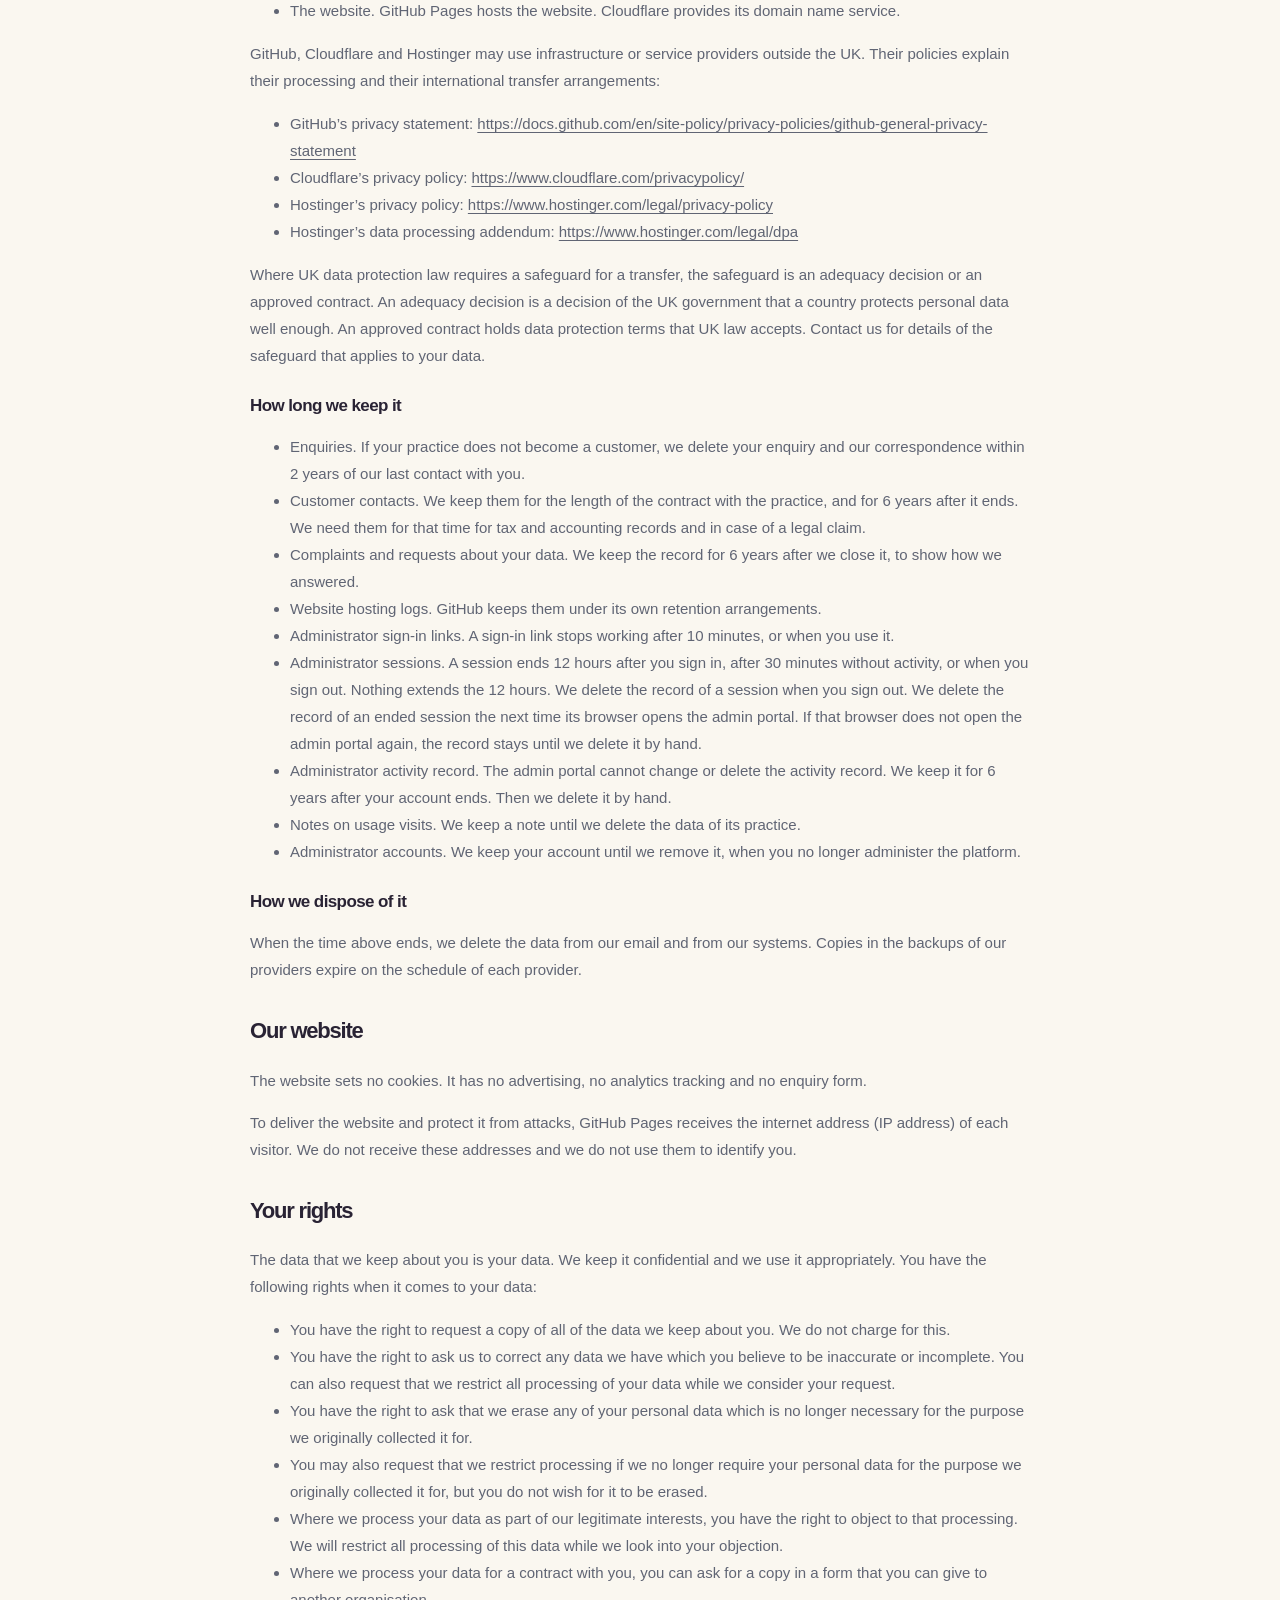
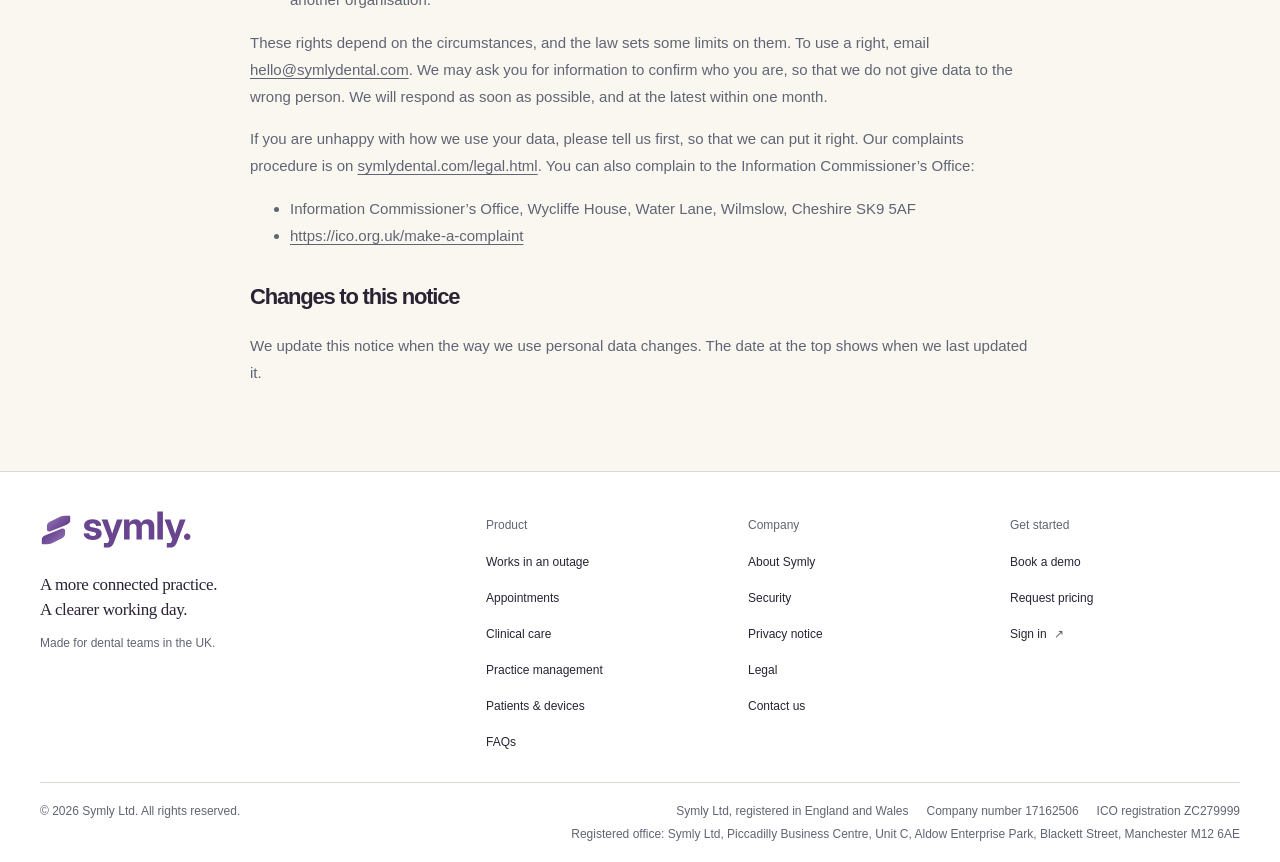
<file: privacy.html>
<!doctype html>
<html lang="en-GB">
  <head>
    <meta charset="utf-8">
    <meta name="viewport" content="width=device-width, initial-scale=1">
    <meta http-equiv="Content-Security-Policy" content="default-src 'none'; style-src 'self'; img-src 'self'; base-uri 'none'; form-action 'none'; upgrade-insecure-requests">
    <title>Privacy notice | Symly</title>
    <meta
      name="description"
      content="How Symly Ltd uses personal data of website visitors, people who contact Symly, customer contacts and Symly administrators."
    >
    <link rel="canonical" href="https://symlydental.com/privacy.html">
    <link rel="icon" href="favicon.ico" sizes="16x16 32x32 48x48">
    <link rel="icon" href="favicon.svg" type="image/svg+xml">
    <link rel="icon" href="favicon-96.png" type="image/png" sizes="96x96">
    <link rel="icon" href="favicon-192.png" type="image/png" sizes="192x192">
    <link rel="apple-touch-icon" href="apple-touch-icon.png" sizes="180x180">
    <link rel="stylesheet" href="styles.css?v=1028c63939">
    <meta name="theme-color" content="#69458f">
    <meta name="robots" content="index, follow, max-image-preview:large">
    <meta property="og:type" content="website">
    <meta property="og:site_name" content="Symly">
    <meta property="og:locale" content="en_GB">
    <meta property="og:title" content="Privacy notice | Symly">
    <meta
      property="og:description"
      content="How Symly Ltd uses personal data of website visitors, people who contact Symly, customer contacts and Symly administrators."
    >
    <meta property="og:url" content="https://symlydental.com/privacy.html">
    <meta
      property="og:image"
      content="https://symlydental.com/assets/symly-dental-social.png"
    >
    <meta property="og:image:type" content="image/png">
    <meta property="og:image:width" content="1200">
    <meta property="og:image:height" content="630">
    <meta
      property="og:image:alt"
      content="Symly — dental practice management software for UK teams. Run your practice with less friction."
    >
    <meta name="twitter:card" content="summary_large_image">
    <meta name="twitter:title" content="Privacy notice | Symly">
    <meta
      name="twitter:description"
      content="How Symly Ltd uses personal data of website visitors, people who contact Symly, customer contacts and Symly administrators."
    >
    <meta
      name="twitter:image"
      content="https://symlydental.com/assets/symly-dental-social.png"
    >
    <meta
      name="twitter:image:alt"
      content="Symly — run your practice with less friction."
    >
  </head>
  <body>
    <!--email_off-->
    <a class="skip-link" href="#main">Skip to content</a>
    <header class="site-header">
      <div class="container nav-wrap">
        <a href="/#top" aria-label="Symly home"
          ><span class="brand"
            ><img
              class="brand-mark"
              src="favicon.svg"
              alt=""
              width="35"
              height="35"
            ><img
              class="brand-wordmark"
              src="assets/symly-wordmark.svg"
              alt="Symly"
              width="112"
              height="40"
            ></span
          ></a
        >
        <nav class="desktop-nav" aria-label="Main navigation">
          <a href="/#offline">Outage</a><a href="/#features">Features</a
          ><a href="/#platform">Platform</a
          ><a href="/#questions">FAQs</a
          ><a href="security.html">Security</a>
        </nav>
        <div class="nav-actions">
          <a class="text-link" href="https://practice.symly.dental">Sign in</a
          ><a
            class="button button-small"
            href="mailto:hello@symlydental.com?subject=Book%20a%20Symly%20demo"
            >Book a demo
            <svg aria-hidden="true" viewBox="0 0 24 24">
              <path d="M4 12h16m-6-6 6 6-6 6" />
            </svg></a
          >
        </div>
      </div>
      <nav class="mobile-nav" aria-label="Mobile navigation">
        <a href="/#offline">Outage</a><a href="/#features">Features</a
          ><a href="/#platform">Platform</a
        ><a href="/#questions">FAQs</a
        ><a href="https://practice.symly.dental">Sign in</a>
      </nav>
    </header>
    <main id="main" class="container page-content" tabindex="-1">
      <div class="eyebrow"><span></span> Legal</div>
      <h1>Privacy notice</h1>
      <nav class="contents" aria-label="Contents">
      <ul>
        <li><a href="#introduction">Introduction</a></li>
        <li><a href="#patients-and-practice-teams">Patients and practice teams</a></li>
        <li><a href="#people-who-contact-us">People who contact us</a></li>
        <li><a href="#customer-contacts">Customer contacts</a></li>
        <li><a href="#symly-administrators">Symly administrators</a></li>
        <li><a href="#how-do-we-store-your-personal-information">How do we store your personal information?</a></li>
        <li><a href="#our-website">Our website</a></li>
        <li><a href="#your-rights">Your rights</a></li>
        <li><a href="#changes-to-this-notice">Changes to this notice</a></li>
      </ul>
      </nav>
      <p class="updated">Last updated 24 November 2026</p>
      <h2 id="introduction">Introduction</h2>
      <p>This is the privacy notice of Symly Ltd. We make Symly, the software that dental practices use to run their practice.</p>
      <p>We are committed to being transparent about why we need your personal data and what we do with it. This notice sets that out. It also explains your rights when it comes to your data. “Processing” can mean collecting, recording, organising, storing, sharing or destroying data.</p>
      <p>This notice is for four groups of people:</p>
      <ul>
        <li>people who visit our website, symlydental.com;</li>
        <li>people who contact us, for example to ask for a demo or a price;</li>
        <li>people who act for a dental practice that is our customer, for example the person who accepts our contract and the billing contact;</li>
        <li>Symly administrators, who sign in to the Symly admin portal to run the Symly platform.</li>
      </ul>
      <p>For these people, Symly Ltd is the controller of the personal data. Each group has its own section below.</p>
      <p>If you have any concerns or questions, please contact us at <a href="mailto:hello@symlydental.com">hello@symlydental.com</a>.</p>
      <p>Symly Ltd is a company registered in England and Wales, company number 17162506. Our registered office is Piccadilly Business Centre, Unit C, Aldow Enterprise Park, Blackett Street, Manchester M12 6AE. We are registered with the Information Commissioner’s Office, registration number ZC279999.</p>
      <h2 id="patients-and-practice-teams">Patients and practice teams</h2>
      <p>This notice does not cover the information that a dental practice keeps in Symly about its patients and its team.</p>
      <p>Each practice decides why and how it uses that information. In data protection law, the practice is the controller and Symly Ltd is its processor. We store and use the information only on the instructions of the practice, under a written contract.</p>
      <p>This applies to every Symly app that a practice uses: the practice portal, the patient portal, the reception tablet, the check-in kiosk and the bridge. It includes dental records, staff records, accounts and sign-in records.</p>
      <p>If you are a patient or a member of a practice team, ask your practice for its privacy notice. It explains how your information is used and how to use your rights. If you send a request about that information to us, we pass it to your practice and help the practice to answer it.</p>
      <h2 id="people-who-contact-us">People who contact us</h2>
      <h3 id="people-who-contact-us-what-data-do-we-have">What data do we have?</h3>
      <p>If you contact us, we may process the following types of data:</p>
      <ul>
        <li>your name and your email address, and your telephone number if you give it to us;</li>
        <li>the name of your practice and what you tell us about it;</li>
        <li>our correspondence with you;</li>
        <li>a record of a complaint, or of a request about your data, and of our reply.</li>
      </ul>
      <p>You do not have to contact us or give us this data. Please do not send us patient records or health information.</p>
      <h3 id="people-who-contact-us-why-do-we-have-this-data">Why do we have this data?</h3>
      <p>We need this data to answer your questions, arrange a demo, discuss prices and follow up on your request. By law, we need to have a lawful basis for processing your personal data. We process your data because:</p>
      <ul>
        <li>we have a legitimate interest in answering people who ask about our services. A legitimate interest is a business reason that does not override your rights;</li>
        <li>you ask us to take steps before you enter into a contract with us yourself;</li>
        <li>the law requires us to keep it or to disclose it, which is rare.</li>
      </ul>
      <p>We do not rely on your consent.</p>
      <h3 id="people-who-contact-us-where-do-we-process-your-data">Where do we process your data?</h3>
      <p>We collect this data from you, by email, by telephone or in a meeting. Our website has no enquiry form. The demo and contact links on the website open your own email application.</p>
      <p>We do not sell your data and we do not use it for advertising. We share it only with:</p>
      <ul>
        <li>the service providers named under “How do we store your personal information?”;</li>
        <li>our professional advisers, or the authorities, if the law requires it or to establish, exercise or defend legal claims.</li>
      </ul>
      <h2 id="customer-contacts">Customer contacts</h2>
      <h3 id="customer-contacts-what-data-do-we-have">What data do we have?</h3>
      <p>When a dental practice becomes our customer, we keep details of the people who act for it. We may process the following types of data:</p>
      <ul>
        <li>the name and email address of the person who accepts our contract for the practice, and the date;</li>
        <li>the name, email address and telephone number of the billing contact;</li>
        <li>the names and email addresses of the people we write to about the contract and the service, such as a practice manager;</li>
        <li>our correspondence with you, including requests for support and complaints.</li>
      </ul>
      <p>If you act for a customer, we need your contact details to run the contract.</p>
      <h3 id="customer-contacts-why-do-we-have-this-data">Why do we have this data?</h3>
      <p>We need this data to make and manage our contract with the practice. We use it to set up the service, send bills, give notice of changes and planned maintenance, give support and handle complaints. We process your data because:</p>
      <ul>
        <li>we have a legitimate interest in managing our contract with the practice that you act for;</li>
        <li>it is necessary for our contract with you, if you are the customer yourself (for example a sole trader);</li>
        <li>we have a legal obligation, for example to keep tax and accounting records.</li>
      </ul>
      <p>We do not rely on your consent.</p>
      <h3 id="customer-contacts-where-do-we-process-your-data">Where do we process your data?</h3>
      <p>We collect this data from you, or from another person at your practice. We do this by email, by telephone, in a meeting and when we set up the service.</p>
      <p>We do not sell your data and we do not use it for advertising. We share it only with:</p>
      <ul>
        <li>the service providers named under “How do we store your personal information?”;</li>
        <li>our professional advisers, or the authorities, if the law requires it or to establish, exercise or defend legal claims.</li>
      </ul>
      <h2 id="symly-administrators">Symly administrators</h2>
      <p>An administrator is a person who signs in to the Symly admin portal to run the Symly platform.</p>
      <h3 id="symly-administrators-what-data-do-we-have">What data do we have?</h3>
      <p>So that we can run the platform safely, we need to keep certain records about you. We may process the following types of data:</p>
      <ul>
        <li>your administrator account: your name and your email address;</li>
        <li>the sign-in links we email to you. Each link works one time, for 10 minutes, and we store it only in a scrambled form;</li>
        <li>your sessions: when each session started, when you were last active, and the internet address and browser it came from;</li>
        <li>an activity record of the changes you make, with the time. Examples are when you provision a practice, change billing or close a rights request;</li>
        <li>the notes you write on usage visits, and the rights requests you log, recorded against your account;</li>
        <li>error reports when something goes wrong. They go through the admin portal, so our error report provider does not receive your internet address, your cookies or your account details.</li>
      </ul>
      <p>You must give us your name and your email address, because you cannot sign in without them. We do not record special category data about you in the admin portal.</p>
      <h3 id="symly-administrators-why-do-we-have-this-data">Why do we have this data?</h3>
      <p>We need this data to let you sign in, to keep the platform and the practices on it secure, to show who changed what, and to find and fix faults. We process your data because:</p>
      <ul>
        <li>we have a legitimate interest in running the platform safely and in keeping a record of what administrators do;</li>
        <li>we have a legal obligation, for example to show how we handled a data rights request.</li>
      </ul>
      <p>We do not sell your data, use it for advertising or make decisions about you by automated means.</p>
      <h3 id="symly-administrators-where-do-we-process-your-data">Where do we process your data?</h3>
      <p>We collect this data from you and from your use of the admin portal. We share it only with:</p>
      <ul>
        <li>the service providers named under “How do we store your personal information?”;</li>
        <li>our professional advisers, or the authorities, if the law requires it or to establish, exercise or defend legal claims.</li>
      </ul>
      <h3 id="symly-administrators-cookies-in-the-admin-portal">Cookies in the admin portal</h3>
      <p>The admin portal uses one cookie, better-auth.session_token, to keep you signed in. The portal cannot work without it. It is set when you sign in. It ends when you sign out or when the session ends. On the live service its name starts with __Secure-.</p>
      <p>Your browser also keeps one setting, theme, with your choice of light or dark mode.</p>
      <p>The admin portal has no advertising, tracking or third-party cookies, so it does not ask you to agree to cookies.</p>
      <h2 id="how-do-we-store-your-personal-information">How do we store your personal information?</h2>
      <h3 id="how-do-we-store-your-personal-information-where-we-keep-it">Where we keep it</h3>
      <ul>
        <li>Emails. Hostinger provides our email service.</li>
        <li>Customer records and administrator records. We keep them in our own administration system. Our providers of hosting, a database, email and error reports process them for us, only on our instructions. These providers keep the data in the UK or the European Economic Area.</li>
        <li>The website. GitHub Pages hosts the website. Cloudflare provides its domain name service.</li>
      </ul>
      <p>GitHub, Cloudflare and Hostinger may use infrastructure or service providers outside the UK. Their policies explain their processing and their international transfer arrangements:</p>
      <ul>
        <li>GitHub’s privacy statement: <a href="https://docs.github.com/en/site-policy/privacy-policies/github-general-privacy-statement">https://docs.github.com/en/site-policy/privacy-policies/github-general-privacy-statement</a></li>
        <li>Cloudflare’s privacy policy: <a href="https://www.cloudflare.com/privacypolicy/">https://www.cloudflare.com/privacypolicy/</a></li>
        <li>Hostinger’s privacy policy: <a href="https://www.hostinger.com/legal/privacy-policy">https://www.hostinger.com/legal/privacy-policy</a></li>
        <li>Hostinger’s data processing addendum: <a href="https://www.hostinger.com/legal/dpa">https://www.hostinger.com/legal/dpa</a></li>
      </ul>
      <p>Where UK data protection law requires a safeguard for a transfer, the safeguard is an adequacy decision or an approved contract. An adequacy decision is a decision of the UK government that a country protects personal data well enough. An approved contract holds data protection terms that UK law accepts. Contact us for details of the safeguard that applies to your data.</p>
      <h3 id="how-do-we-store-your-personal-information-how-long-we-keep-it">How long we keep it</h3>
      <ul>
        <li>Enquiries. If your practice does not become a customer, we delete your enquiry and our correspondence within 2 years of our last contact with you.</li>
        <li>Customer contacts. We keep them for the length of the contract with the practice, and for 6 years after it ends. We need them for that time for tax and accounting records and in case of a legal claim.</li>
        <li>Complaints and requests about your data. We keep the record for 6 years after we close it, to show how we answered.</li>
        <li>Website hosting logs. GitHub keeps them under its own retention arrangements.</li>
        <li>Administrator sign-in links. A sign-in link stops working after 10 minutes, or when you use it.</li>
        <li>Administrator sessions. A session ends 12 hours after you sign in, after 30 minutes without activity, or when you sign out. Nothing extends the 12 hours. We delete the record of a session when you sign out. We delete the record of an ended session the next time its browser opens the admin portal. If that browser does not open the admin portal again, the record stays until we delete it by hand.</li>
        <li>Administrator activity record. The admin portal cannot change or delete the activity record. We keep it for 6 years after your account ends. Then we delete it by hand.</li>
        <li>Notes on usage visits. We keep a note until we delete the data of its practice.</li>
        <li>Administrator accounts. We keep your account until we remove it, when you no longer administer the platform.</li>
      </ul>
      <h3 id="how-do-we-store-your-personal-information-how-we-dispose-of-it">How we dispose of it</h3>
      <p>When the time above ends, we delete the data from our email and from our systems. Copies in the backups of our providers expire on the schedule of each provider.</p>
      <h2 id="our-website">Our website</h2>
      <p>The website sets no cookies. It has no advertising, no analytics tracking and no enquiry form.</p>
      <p>To deliver the website and protect it from attacks, GitHub Pages receives the internet address (IP address) of each visitor. We do not receive these addresses and we do not use them to identify you.</p>
      <h2 id="your-rights">Your rights</h2>
      <p>The data that we keep about you is your data. We keep it confidential and we use it appropriately. You have the following rights when it comes to your data:</p>
      <ul>
        <li>You have the right to request a copy of all of the data we keep about you. We do not charge for this.</li>
        <li>You have the right to ask us to correct any data we have which you believe to be inaccurate or incomplete. You can also request that we restrict all processing of your data while we consider your request.</li>
        <li>You have the right to ask that we erase any of your personal data which is no longer necessary for the purpose we originally collected it for.</li>
        <li>You may also request that we restrict processing if we no longer require your personal data for the purpose we originally collected it for, but you do not wish for it to be erased.</li>
        <li>Where we process your data as part of our legitimate interests, you have the right to object to that processing. We will restrict all processing of this data while we look into your objection.</li>
        <li>Where we process your data for a contract with you, you can ask for a copy in a form that you can give to another organisation.</li>
      </ul>
      <p>These rights depend on the circumstances, and the law sets some limits on them. To use a right, email <a href="mailto:hello@symlydental.com">hello@symlydental.com</a>. We may ask you for information to confirm who you are, so that we do not give data to the wrong person. We will respond as soon as possible, and at the latest within one month.</p>
      <p>If you are unhappy with how we use your data, please tell us first, so that we can put it right. Our complaints procedure is on <a href="legal.html">symlydental.com/legal.html</a>. You can also complain to the Information Commissioner’s Office:</p>
      <ul>
        <li>Information Commissioner’s Office, Wycliffe House, Water Lane, Wilmslow, Cheshire SK9 5AF</li>
        <li><a href="https://ico.org.uk/make-a-complaint">https://ico.org.uk/make-a-complaint</a></li>
      </ul>
      <h2 id="changes-to-this-notice">Changes to this notice</h2>
      <p>We update this notice when the way we use personal data changes. The date at the top shows when we last updated it.</p>
    </main>
    <footer class="site-footer">
      <div class="container footer-main">
        <div class="footer-brand">
          <a class="footer-logo" href="/#top" aria-label="Symly home"
            ><img
              class="brand-mark"
              src="favicon.svg"
              alt=""
              width="35"
              height="35"
            ><img
              class="footer-wordmark"
              src="assets/symly-wordmark.svg"
              alt="Symly"
              width="125"
              height="45"
            ></a
          >
          <p class="footer-statement">
            A more connected practice.<br>A clearer working day.
          </p>
          <span class="footer-location">Made for dental teams in the UK.</span>
        </div>
        <nav class="footer-links" aria-label="Footer product links">
          <strong>Product</strong><a href="/#offline">Works in an outage</a
          ><a href="/#product">Appointments</a
          ><a href="/#clinical">Clinical care</a
          ><a href="/#features">Practice management</a
          ><a href="/#platform">Patients &amp; devices</a
          ><a href="/#questions">FAQs</a>
        </nav>
        <nav class="footer-links" aria-label="Footer company links">
          <strong>Company</strong><a href="about.html">About Symly</a
          ><a href="security.html">Security</a
          ><a href="privacy.html">Privacy notice</a
          ><a href="legal.html">Legal</a
          ><a href="mailto:hello@symlydental.com">Contact us</a>
        </nav>
        <nav class="footer-links" aria-label="Footer getting started links">
          <strong>Get started</strong
          ><a
            href="mailto:hello@symlydental.com?subject=Book%20a%20Symly%20demo"
            >Book a demo</a
          ><a
            href="mailto:hello@symlydental.com?subject=Symly%20pricing%20enquiry"
            >Request pricing</a
          ><a href="https://practice.symly.dental"
            >Sign in <span aria-hidden="true">↗</span></a
          >
        </nav>
      </div>
      <div class="container footer-legal">
        <p class="footer-copyright">© 2026 Symly Ltd. All rights reserved.</p>
        <div class="footer-company">
          <p>
            <span>Symly Ltd, registered in England and Wales</span>
            <span>Company number 17162506</span>
            <span>ICO registration <a href="https://ico.org.uk/ESDWebPages/Entry/ZC279999">ZC279999</a></span>
          </p>
          <p>
            <span class="footer-address">Registered office: Symly Ltd, Piccadilly Business Centre, Unit C, Aldow Enterprise Park, Blackett Street, Manchester M12&nbsp;6AE</span>
          </p>
        </div>
      </div>
    </footer>
    <!--/email_off-->
  </body>
</html>
</file>
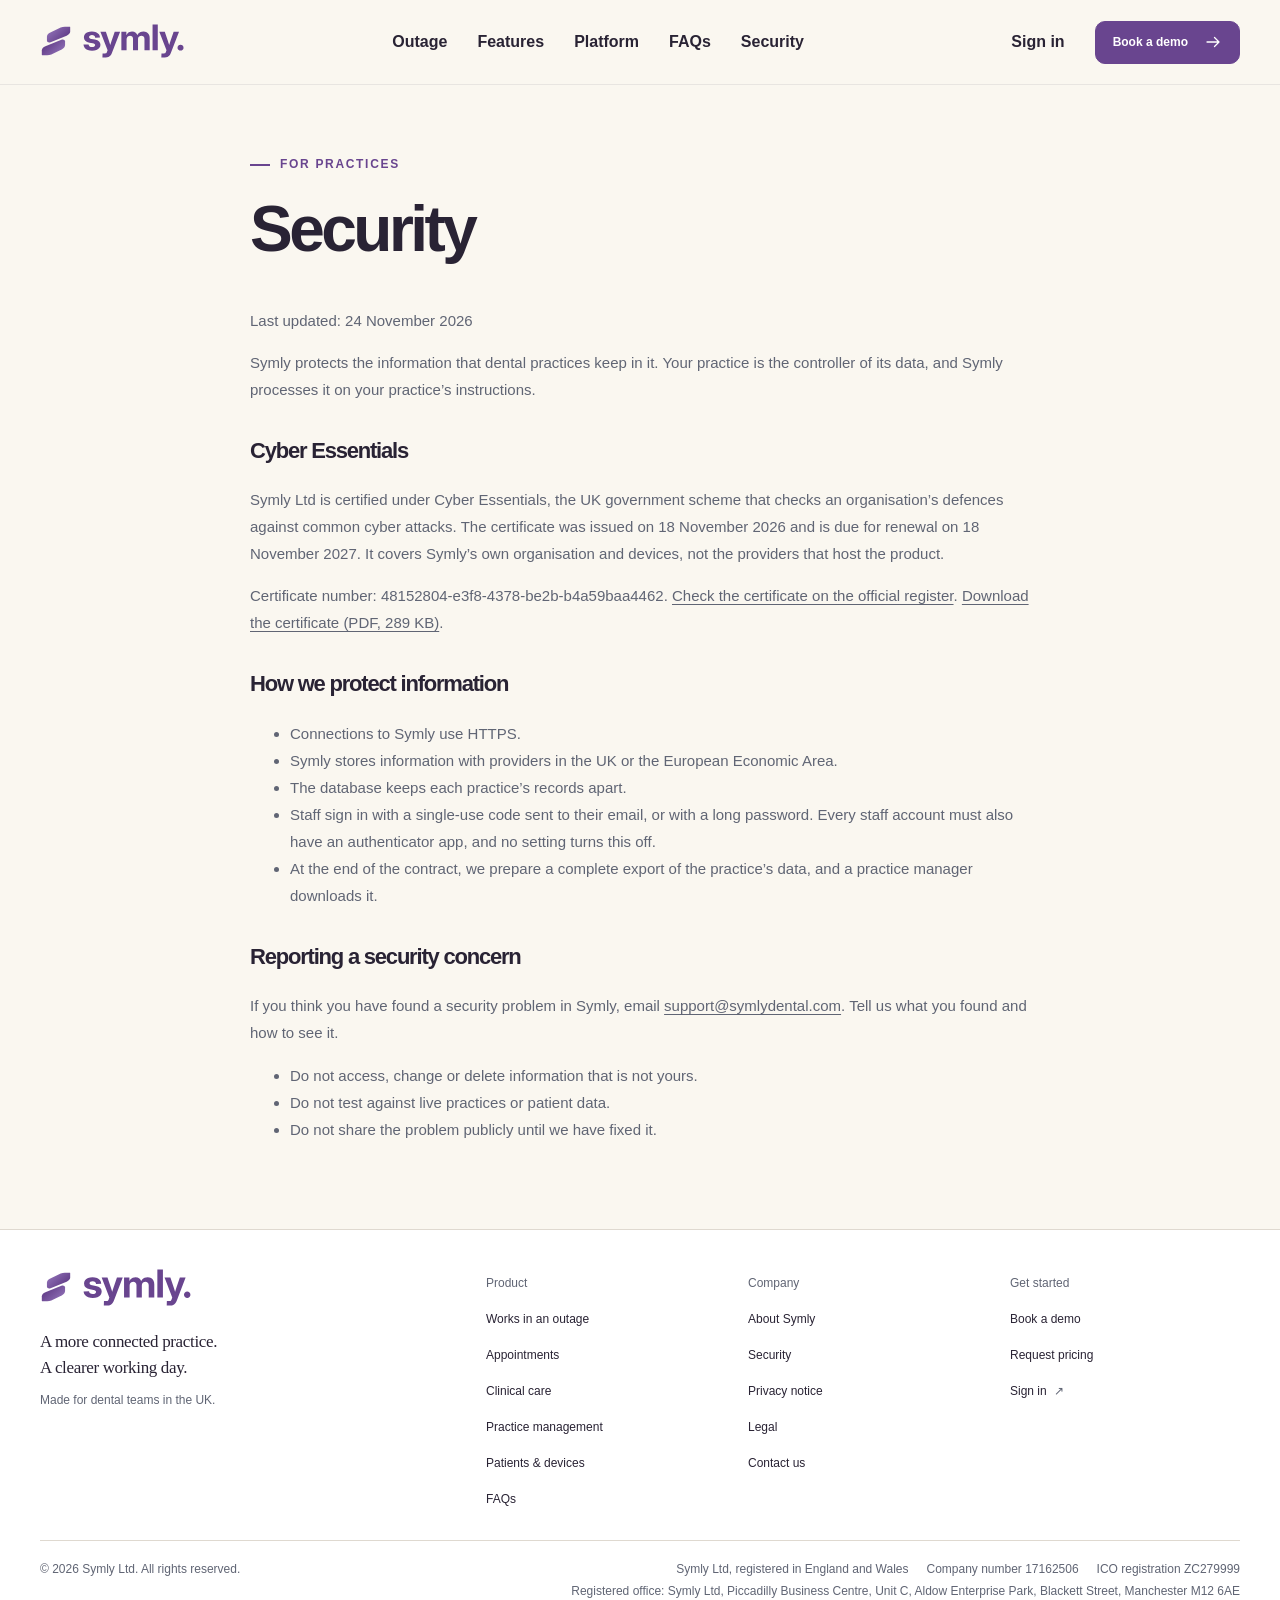
<file: security.html>
<!doctype html>
<html lang="en-GB">
  <head>
    <meta charset="utf-8">
    <meta name="viewport" content="width=device-width, initial-scale=1">
    <meta http-equiv="Content-Security-Policy" content="default-src 'none'; style-src 'self'; img-src 'self'; base-uri 'none'; form-action 'none'; upgrade-insecure-requests">
    <title>Security | Symly</title>
    <meta
      name="description"
      content="How Symly protects dental practice and patient information: Cyber Essentials certification, the main safeguards and how to report a security concern."
    >
    <link rel="canonical" href="https://symlydental.com/security.html">
    <link rel="icon" href="favicon.ico" sizes="16x16 32x32 48x48">
    <link rel="icon" href="favicon.svg" type="image/svg+xml">
    <link rel="icon" href="favicon-96.png" type="image/png" sizes="96x96">
    <link rel="icon" href="favicon-192.png" type="image/png" sizes="192x192">
    <link rel="apple-touch-icon" href="apple-touch-icon.png" sizes="180x180">
    <link rel="stylesheet" href="styles.css?v=1028c63939">
    <meta name="theme-color" content="#69458f">
    <meta name="robots" content="index, follow, max-image-preview:large">
    <meta property="og:type" content="website">
    <meta property="og:site_name" content="Symly">
    <meta property="og:locale" content="en_GB">
    <meta property="og:title" content="Security | Symly">
    <meta
      property="og:description"
      content="How Symly protects dental practice and patient information: Cyber Essentials certification, the main safeguards and how to report a security concern."
    >
    <meta property="og:url" content="https://symlydental.com/security.html">
    <meta
      property="og:image"
      content="https://symlydental.com/assets/symly-dental-social.png"
    >
    <meta property="og:image:type" content="image/png">
    <meta property="og:image:width" content="1200">
    <meta property="og:image:height" content="630">
    <meta
      property="og:image:alt"
      content="Symly — dental practice management software for UK teams. Run your practice with less friction."
    >
    <meta name="twitter:card" content="summary_large_image">
    <meta name="twitter:title" content="Security | Symly">
    <meta
      name="twitter:description"
      content="How Symly protects dental practice and patient information: Cyber Essentials certification, the main safeguards and how to report a security concern."
    >
    <meta
      name="twitter:image"
      content="https://symlydental.com/assets/symly-dental-social.png"
    >
    <meta
      name="twitter:image:alt"
      content="Symly — run your practice with less friction."
    >
  </head>
  <body>
    <!--email_off-->
    <a class="skip-link" href="#main">Skip to content</a>
    <header class="site-header">
      <div class="container nav-wrap">
        <a href="/#top" aria-label="Symly home"
          ><span class="brand"
            ><img
              class="brand-mark"
              src="favicon.svg"
              alt=""
              width="35"
              height="35"
            ><img
              class="brand-wordmark"
              src="assets/symly-wordmark.svg"
              alt="Symly"
              width="112"
              height="40"
            ></span
          ></a
        >
        <nav class="desktop-nav" aria-label="Main navigation">
          <a href="/#offline">Outage</a><a href="/#features">Features</a
          ><a href="/#platform">Platform</a
          ><a href="/#questions">FAQs</a
          ><a href="security.html">Security</a>
        </nav>
        <div class="nav-actions">
          <a class="text-link" href="https://practice.symly.dental">Sign in</a
          ><a
            class="button button-small"
            href="mailto:hello@symlydental.com?subject=Book%20a%20Symly%20demo"
            >Book a demo
            <svg aria-hidden="true" viewBox="0 0 24 24">
              <path d="M4 12h16m-6-6 6 6-6 6" />
            </svg></a
          >
        </div>
      </div>
      <nav class="mobile-nav" aria-label="Mobile navigation">
        <a href="/#offline">Outage</a><a href="/#features">Features</a
          ><a href="/#platform">Platform</a
        ><a href="/#questions">FAQs</a
        ><a href="https://practice.symly.dental">Sign in</a>
      </nav>
    </header>
    <main id="main" class="container page-content" tabindex="-1">
      <div class="eyebrow"><span></span> For practices</div>
      <h1>Security</h1>
      <p>Last updated: 24 November 2026</p>
      <p>
        Symly protects the information that dental practices keep in it. Your
        practice is the controller of its data, and Symly processes it on your
        practice’s instructions.
      </p>
      <h2>Cyber Essentials</h2>
      <p>
        Symly Ltd is certified under Cyber Essentials, the UK government
        scheme that checks an organisation’s defences against common cyber
        attacks. The certificate was issued on 18 November 2026 and is due for
        renewal on 18 November 2027. It covers Symly’s own organisation and
        devices, not the providers that host the product.
      </p>
      <p>
        Certificate number: 48152804-e3f8-4378-be2b-b4a59baa4462.
        <a href="https://registry.blockmarktech.com/certificates/48152804-e3f8-4378-be2b-b4a59baa4462">Check
        the certificate on the official register</a>.
        <a href="assets/cyber-essentials-certificate.pdf" download>Download
        the certificate (PDF, 289 KB)</a>.
      </p>
      <h2>How we protect information</h2>
      <ul>
        <li>Connections to Symly use HTTPS.</li>
        <li>Symly stores information with providers in the UK or the European Economic Area.</li>
        <li>The database keeps each practice’s records apart.</li>
        <li>
          Staff sign in with a single-use code sent to their email, or with a
          long password. Every staff account must also have an authenticator
          app, and no setting turns this off.
        </li>
        <li>
          At the end of the contract, we prepare a complete export of the
          practice’s data, and a practice manager downloads it.
        </li>
      </ul>
      <h2>Reporting a security concern</h2>
      <p>
        If you think you have found a security problem in Symly, email
        <a href="mailto:support@symlydental.com">support@symlydental.com</a>.
        Tell us what you found and how to see it.
      </p>
      <ul>
        <li>Do not access, change or delete information that is not yours.</li>
        <li>Do not test against live practices or patient data.</li>
        <li>Do not share the problem publicly until we have fixed it.</li>
      </ul>
    </main>
    <footer class="site-footer">
      <div class="container footer-main">
        <div class="footer-brand">
          <a class="footer-logo" href="/#top" aria-label="Symly home"
            ><img
              class="brand-mark"
              src="favicon.svg"
              alt=""
              width="35"
              height="35"
            ><img
              class="footer-wordmark"
              src="assets/symly-wordmark.svg"
              alt="Symly"
              width="125"
              height="45"
            ></a
          >
          <p class="footer-statement">
            A more connected practice.<br>A clearer working day.
          </p>
          <span class="footer-location">Made for dental teams in the UK.</span>
        </div>
        <nav class="footer-links" aria-label="Footer product links">
          <strong>Product</strong><a href="/#offline">Works in an outage</a
          ><a href="/#product">Appointments</a
          ><a href="/#clinical">Clinical care</a
          ><a href="/#features">Practice management</a
          ><a href="/#platform">Patients &amp; devices</a
          ><a href="/#questions">FAQs</a>
        </nav>
        <nav class="footer-links" aria-label="Footer company links">
          <strong>Company</strong><a href="about.html">About Symly</a
          ><a href="security.html">Security</a
          ><a href="privacy.html">Privacy notice</a
          ><a href="legal.html">Legal</a
          ><a href="mailto:hello@symlydental.com">Contact us</a>
        </nav>
        <nav class="footer-links" aria-label="Footer getting started links">
          <strong>Get started</strong
          ><a
            href="mailto:hello@symlydental.com?subject=Book%20a%20Symly%20demo"
            >Book a demo</a
          ><a
            href="mailto:hello@symlydental.com?subject=Symly%20pricing%20enquiry"
            >Request pricing</a
          ><a href="https://practice.symly.dental"
            >Sign in <span aria-hidden="true">↗</span></a
          >
        </nav>
      </div>
      <div class="container footer-legal">
        <p class="footer-copyright">© 2026 Symly Ltd. All rights reserved.</p>
        <div class="footer-company">
          <p>
            <span>Symly Ltd, registered in England and Wales</span>
            <span>Company number 17162506</span>
            <span>ICO registration <a href="https://ico.org.uk/ESDWebPages/Entry/ZC279999">ZC279999</a></span>
          </p>
          <p>
            <span class="footer-address">Registered office: Symly Ltd, Piccadilly Business Centre, Unit C, Aldow Enterprise Park, Blackett Street, Manchester M12&nbsp;6AE</span>
          </p>
        </div>
      </div>
    </footer>
    <!--/email_off-->
  </body>
</html>
</file>
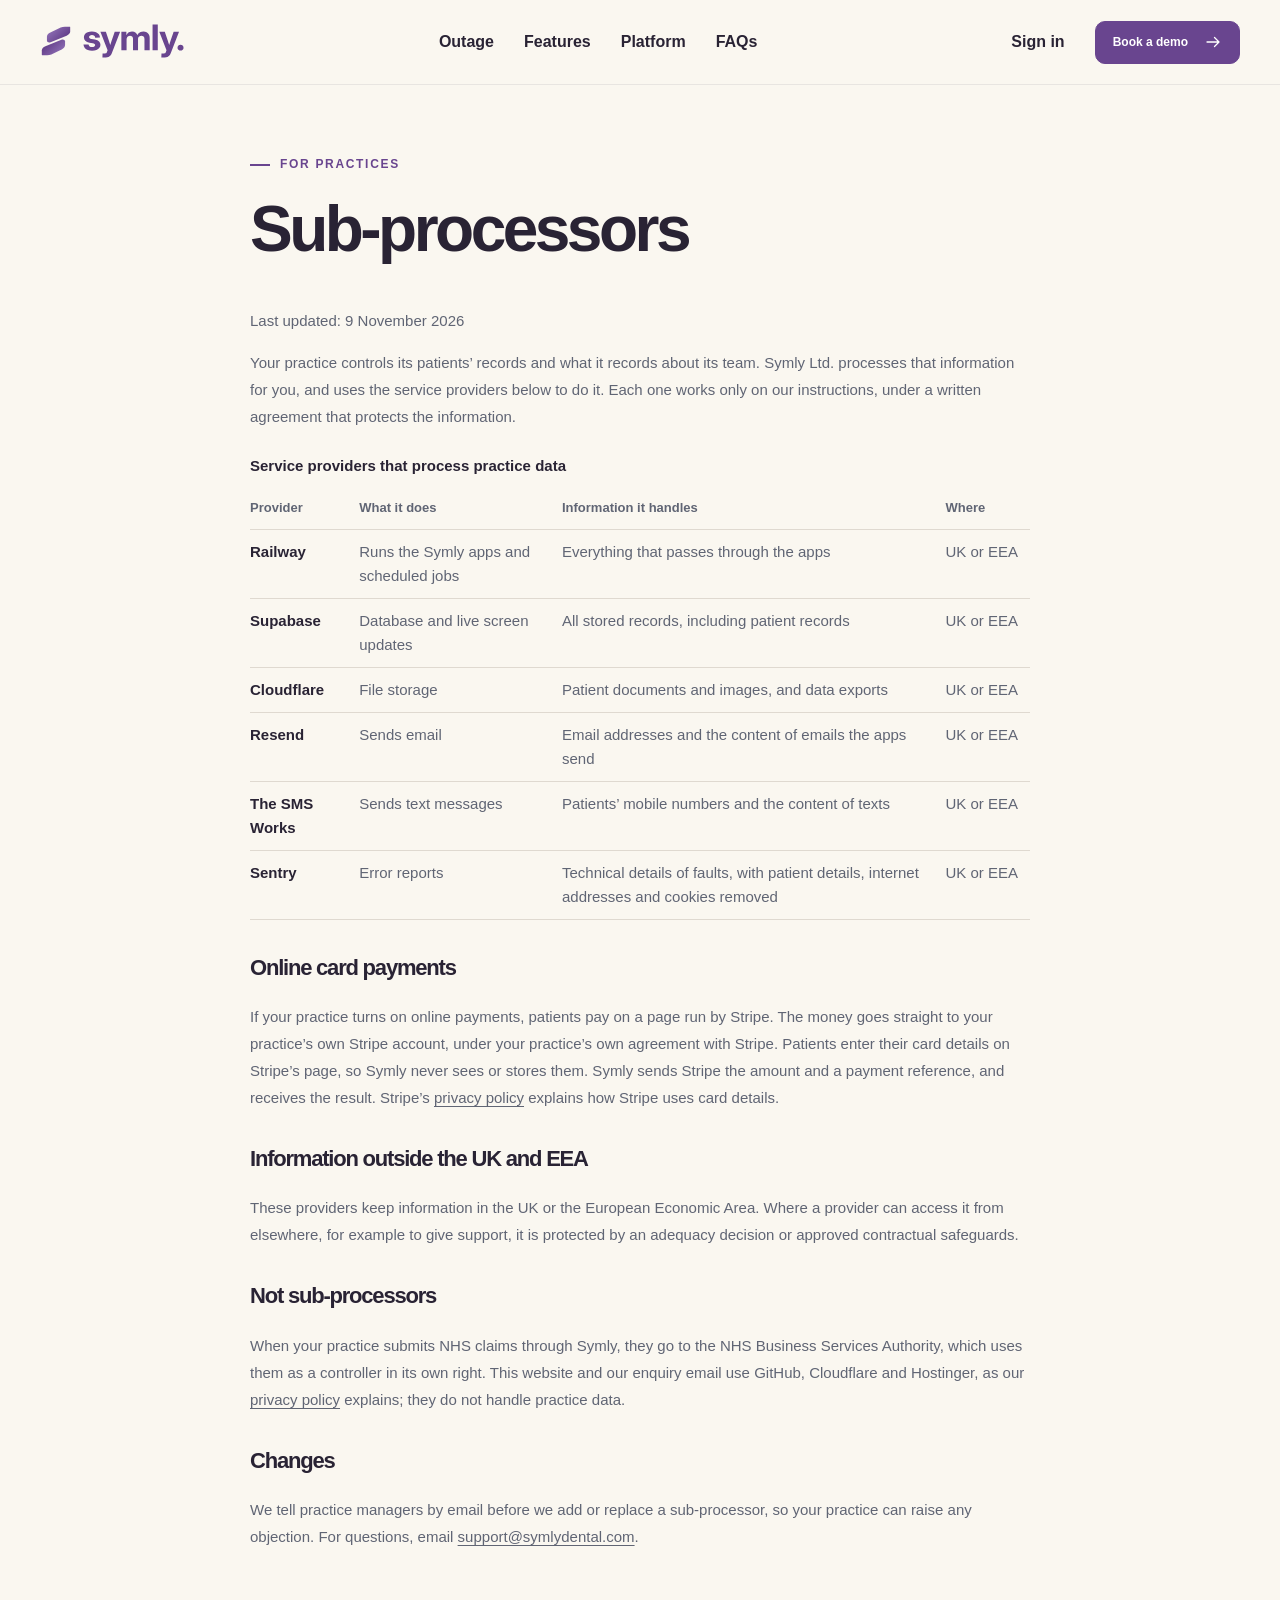
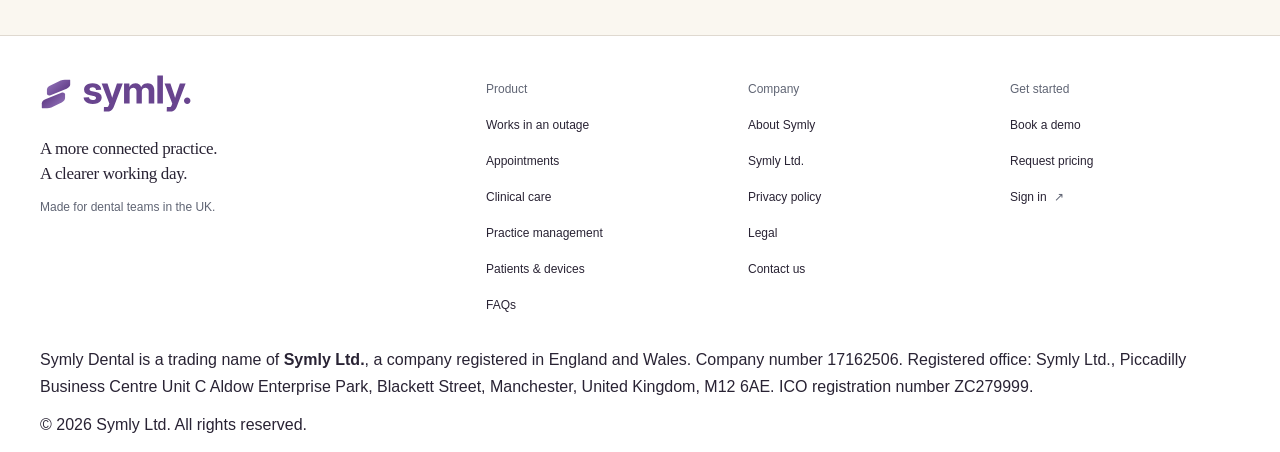
<file: subprocessors.html>
<!doctype html>
<html lang="en-GB">
  <head>
    <meta charset="utf-8">
    <meta name="viewport" content="width=device-width, initial-scale=1">
    <meta http-equiv="Content-Security-Policy" content="default-src 'none'; style-src 'self'; img-src 'self'; base-uri 'none'; form-action 'none'; upgrade-insecure-requests">
    <title>Sub-processors | Symly Dental</title>
    <meta
      name="description"
      content="The service providers Symly Ltd. uses to process dental practice data, what each one handles and where it keeps it."
    >
    <link rel="canonical" href="https://symlydental.com/subprocessors.html">
    <link rel="icon" href="favicon.ico" sizes="16x16 32x32 48x48">
    <link rel="icon" href="favicon.svg" type="image/svg+xml">
    <link rel="icon" href="favicon-96.png" type="image/png" sizes="96x96">
    <link rel="icon" href="favicon-192.png" type="image/png" sizes="192x192">
    <link rel="apple-touch-icon" href="apple-touch-icon.png" sizes="180x180">
    <link rel="stylesheet" href="styles.css?v=75753d5ad5">
    <meta name="theme-color" content="#69458f">
    <meta name="robots" content="index, follow, max-image-preview:large">
    <meta property="og:type" content="website">
    <meta property="og:site_name" content="Symly Dental">
    <meta property="og:locale" content="en_GB">
    <meta property="og:title" content="Sub-processors | Symly Dental">
    <meta
      property="og:description"
      content="The service providers Symly Ltd. uses to process dental practice data, what each one handles and where it keeps it."
    >
    <meta property="og:url" content="https://symlydental.com/subprocessors.html">
    <meta
      property="og:image"
      content="https://symlydental.com/assets/symly-dental-social.png"
    >
    <meta property="og:image:type" content="image/png">
    <meta property="og:image:width" content="1200">
    <meta property="og:image:height" content="630">
    <meta
      property="og:image:alt"
      content="Symly Dental — dental practice management software for UK teams. Run your practice with less friction."
    >
    <meta name="twitter:card" content="summary_large_image">
    <meta name="twitter:title" content="Sub-processors | Symly Dental">
    <meta
      name="twitter:description"
      content="The service providers Symly Ltd. uses to process dental practice data, what each one handles and where it keeps it."
    >
    <meta
      name="twitter:image"
      content="https://symlydental.com/assets/symly-dental-social.png"
    >
    <meta
      name="twitter:image:alt"
      content="Symly Dental — run your practice with less friction."
    >
  </head>
  <body>
    <!--email_off-->
    <a class="skip-link" href="#main">Skip to content</a>
    <header class="site-header">
      <div class="container nav-wrap">
        <a href="/#top" aria-label="Symly Dental home"
          ><span class="brand"
            ><img
              class="brand-mark"
              src="favicon.svg"
              alt=""
              width="35"
              height="35"
            ><img
              class="brand-wordmark"
              src="assets/symly-wordmark.svg"
              alt="Symly Dental"
              width="112"
              height="40"
            ></span
          ></a
        >
        <nav class="desktop-nav" aria-label="Main navigation">
          <a href="/#offline">Outage</a><a href="/#features">Features</a
          ><a href="/#platform">Platform</a
          ><a href="/#questions">FAQs</a>
        </nav>
        <div class="nav-actions">
          <a class="text-link" href="https://practice.symly.dental">Sign in</a
          ><a
            class="button button-small"
            href="mailto:hello@symlydental.com?subject=Book%20a%20Symly%20demo"
            >Book a demo
            <svg aria-hidden="true" viewBox="0 0 24 24">
              <path d="M4 12h16m-6-6 6 6-6 6" />
            </svg></a
          >
        </div>
      </div>
      <nav class="mobile-nav" aria-label="Mobile navigation">
        <a href="/#offline">Outage</a><a href="/#features">Features</a
          ><a href="/#platform">Platform</a
        ><a href="/#questions">FAQs</a
        ><a href="https://practice.symly.dental">Sign in</a>
      </nav>
    </header>
    <main id="main" class="container page-content" tabindex="-1">
      <div class="eyebrow"><span></span> For practices</div>
      <h1>Sub-processors</h1>
      <p>Last updated: 9 November 2026</p>
      <p>
        Your practice controls its patients’ records and what it records about
        its team. Symly Ltd. processes that information for you, and uses the
        service providers below to do it. Each one works only on our
        instructions, under a written agreement that protects the information.
      </p>
      <div class="table-scroll" role="region" aria-label="Sub-processors table" tabindex="0">
        <table>
          <caption>Service providers that process practice data</caption>
          <thead>
            <tr>
              <th scope="col">Provider</th>
              <th scope="col">What it does</th>
              <th scope="col">Information it handles</th>
              <th scope="col">Where</th>
            </tr>
          </thead>
          <tbody>
            <tr>
              <th scope="row">Railway</th>
              <td>Runs the Symly apps and scheduled jobs</td>
              <td>Everything that passes through the apps</td>
              <td>UK or EEA</td>
            </tr>
            <tr>
              <th scope="row">Supabase</th>
              <td>Database and live screen updates</td>
              <td>All stored records, including patient records</td>
              <td>UK or EEA</td>
            </tr>
            <tr>
              <th scope="row">Cloudflare</th>
              <td>File storage</td>
              <td>Patient documents and images, and data exports</td>
              <td>UK or EEA</td>
            </tr>
            <tr>
              <th scope="row">Resend</th>
              <td>Sends email</td>
              <td>Email addresses and the content of emails the apps send</td>
              <td>UK or EEA</td>
            </tr>
            <tr>
              <th scope="row">The SMS Works</th>
              <td>Sends text messages</td>
              <td>Patients’ mobile numbers and the content of texts</td>
              <td>UK or EEA</td>
            </tr>
            <tr>
              <th scope="row">Sentry</th>
              <td>Error reports</td>
              <td>
                Technical details of faults, with patient details, internet
                addresses and cookies removed
              </td>
              <td>UK or EEA</td>
            </tr>
          </tbody>
        </table>
      </div>
      <h2>Online card payments</h2>
      <p>
        If your practice turns on online payments, patients pay on a page run
        by Stripe. The money goes straight to your practice’s own Stripe
        account, under your practice’s own agreement with Stripe. Patients
        enter their card details on Stripe’s page, so Symly never sees or
        stores them. Symly sends Stripe the amount and a payment reference, and
        receives the result. Stripe’s
        <a href="https://stripe.com/privacy">privacy policy</a> explains how
        Stripe uses card details.
      </p>
      <h2>Information outside the UK and EEA</h2>
      <p>
        These providers keep information in the UK or the European Economic
        Area. Where a provider can access it from elsewhere, for example to
        give support, it is protected by an adequacy decision or approved
        contractual safeguards.
      </p>
      <h2>Not sub-processors</h2>
      <p>
        When your practice submits NHS claims through Symly, they go to the NHS
        Business Services Authority, which uses them as a controller in its own
        right. This website and our enquiry email use GitHub, Cloudflare and
        Hostinger, as our <a href="privacy.html">privacy policy</a> explains;
        they do not handle practice data.
      </p>
      <h2>Changes</h2>
      <p>
        We tell practice managers by email before we add or replace a
        sub-processor, so your practice can raise any objection. For questions,
        email
        <a href="mailto:support@symlydental.com">support@symlydental.com</a>.
      </p>
    </main>
    <footer class="site-footer">
      <div class="container footer-main">
        <div class="footer-brand">
          <a class="footer-logo" href="/#top" aria-label="Symly Dental home"
            ><img
              class="brand-mark"
              src="favicon.svg"
              alt=""
              width="35"
              height="35"
            ><img
              class="footer-wordmark"
              src="assets/symly-wordmark.svg"
              alt="Symly Dental"
              width="125"
              height="45"
            ></a
          >
          <p class="footer-statement">
            A more connected practice.<br>A clearer working day.
          </p>
          <span class="footer-location">Made for dental teams in the UK.</span>
        </div>
        <nav class="footer-links" aria-label="Footer product links">
          <strong>Product</strong><a href="/#offline">Works in an outage</a
          ><a href="/#product">Appointments</a
          ><a href="/#clinical">Clinical care</a
          ><a href="/#features">Practice management</a
          ><a href="/#platform">Patients &amp; devices</a
          ><a href="/#questions">FAQs</a>
        </nav>
        <nav class="footer-links" aria-label="Footer company links">
          <strong>Company</strong><a href="about.html">About Symly</a
          ><a href="#company-information">Symly Ltd.</a
          ><a href="privacy.html">Privacy policy</a
          ><a href="legal.html">Legal</a
          ><a href="mailto:hello@symlydental.com">Contact us</a>
        </nav>
        <nav class="footer-links" aria-label="Footer getting started links">
          <strong>Get started</strong
          ><a
            href="mailto:hello@symlydental.com?subject=Book%20a%20Symly%20demo"
            >Book a demo</a
          ><a
            href="mailto:hello@symlydental.com?subject=Symly%20pricing%20enquiry"
            >Request pricing</a
          ><a href="https://practice.symly.dental"
            >Sign in <span aria-hidden="true">↗</span></a
          >
        </nav>
      </div>
      <div class="container company-disclosure" id="company-information">
        <p>
          Symly Dental is a trading name of <strong>Symly Ltd.</strong>, a
          company registered in England and Wales. Company number 17162506.
          Registered office: Symly Ltd., Piccadilly Business Centre Unit C Aldow Enterprise
          Park, Blackett Street, Manchester, United Kingdom, M12 6AE. ICO
          registration number <a href="https://ico.org.uk/ESDWebPages/Entry/ZC279999">ZC279999</a>.
        </p>
      </div>
      <div class="container footer-bottom">
        <span>© 2026 Symly Ltd. All rights reserved.</span>
      </div>
    </footer>
    <!--/email_off-->
  </body>
</html>
</file>
<file: styles.css>
:root {
  --ink: #292334;
  --muted: #606574;
  --cream: #faf7f0;
  --line: #dfd9d0;
  --purple: #69458f;
  --purple-dark: #573775;
  --purple-light: #ece5f3;
  --green: #18c978;
  --green-soft: #ddf9ec;
  --mint: #dfebe1;
  --plum-line: #c8b8d2;
  --plum-faint: #f1eef4;
  --sand: #f5e9d6;
  --paper: #fff;
  --green-dark: #057546;
  --green-muted: #2f7a55;
  --shadow: 0 24px 65px rgba(38, 30, 53, 0.1);
}
* {
  box-sizing: border-box;
}
html {
  scroll-behavior: smooth;
  scroll-padding-top: 110px;
}
body {
  margin: 0;
  color: var(--ink);
  background: var(--cream);
  font-family: "Avenir Next", Avenir, "Segoe UI", Arial, sans-serif;
  -webkit-font-smoothing: antialiased;
}
a {
  color: inherit;
  text-decoration: none;
}
svg {
  display: block;
  width: 24px;
  height: 24px;
  fill: none;
  stroke: currentColor;
  stroke-width: 1.7;
  stroke-linecap: round;
  stroke-linejoin: round;
  flex-shrink: 0;
}
figure {
  margin: 0;
  min-width: 0;
}
a:focus-visible,
summary:focus-visible,
.tour-track:focus-visible {
  outline: 3px solid var(--purple);
  outline-offset: 5px;
}
::selection {
  background: var(--purple-light);
  color: var(--ink);
}
.container {
  width: min(1240px, calc(100% - 80px));
  margin: 0 auto;
}
.section {
  padding: 108px 0;
}
.skip-link {
  position: fixed;
  top: -100px;
  left: 16px;
  z-index: 100;
  padding: 14px 20px;
  border-radius: 8px;
  background: white;
}
.skip-link:focus {
  top: 12px;
}
.site-header {
  position: sticky;
  top: 0;
  z-index: 50;
  background: rgba(250, 247, 240, 0.96);
  border-bottom: 1px solid rgba(33, 35, 51, 0.08);
  backdrop-filter: blur(16px);
}
.nav-wrap {
  min-height: 84px;
  display: flex;
  align-items: center;
  justify-content: space-between;
  gap: 28px;
}
.brand {
  display: inline-flex;
  align-items: center;
  gap: 10px;
  font-size: 20px;
  font-weight: 700;
  letter-spacing: -0.03em;
}
.brand-mark {
  width: 32px;
  height: 32px;
}
.brand-wordmark {
  width: 103px;
  height: auto;
}
.desktop-nav,
.nav-actions {
  display: flex;
  align-items: center;
  gap: 30px;
  font-size: 16px;
  font-weight: 600;
}
.desktop-nav a,
.text-link {
  padding: 10px 0;
}
.desktop-nav a:hover,
.text-link:hover {
  color: var(--purple);
}
.mobile-nav {
  display: none;
}
.button {
  min-height: 54px;
  display: inline-flex;
  align-items: center;
  justify-content: center;
  gap: 16px;
  padding: 0 24px;
  border: 1px solid var(--purple);
  border-radius: 10px;
  color: #fff;
  background: var(--purple);
  font-size: 14px;
  font-weight: 700;
  transition:
    background 0.2s,
    transform 0.2s,
    box-shadow 0.2s;
}
.button:hover {
  background: var(--purple-dark);
  transform: translateY(-2px);
  box-shadow: 0 8px 20px #69458f20;
}
.button svg,
.inline-link svg {
  width: 18px;
  height: 18px;
}
.button-small {
  min-height: 43px;
  padding: 0 17px;
  font-size: 12px;
}
.button-secondary {
  background: transparent;
  color: var(--ink);
  border-color: #d8d7d9;
}
.button-secondary:hover {
  background: #fff;
}
.eyebrow {
  display: flex;
  align-items: center;
  gap: 10px;
  color: var(--purple);
  font-size: 12px;
  font-weight: 700;
  letter-spacing: 0.14em;
  text-transform: uppercase;
  line-height: 1.6;
  margin-bottom: 22px;
}
.eyebrow > span {
  width: 20px;
  height: 2px;
  background: currentColor;
  flex-shrink: 0;
}
h1,
h2,
h3,
p {
  margin-top: 0;
}
h1,
h2 {
  font-weight: 600;
  letter-spacing: -0.055em;
  line-height: 1.06;
}
h1 em,
h2 em {
  font-family: Georgia, "Times New Roman", serif;
  font-weight: 400;
  color: var(--purple);
}
h2 {
  margin-bottom: 24px;
  font-size: clamp(38px, 3.65vw, 54px);
}
h3 {
  letter-spacing: -0.035em;
  line-height: 1.25;
}
p {
  line-height: 1.7;
}
.hero {
  position: relative;
  isolation: isolate;
  overflow: hidden;
  padding-top: 76px;
  background: var(--cream);
}
.hero::before {
  content: "";
  position: absolute;
  z-index: -1;
  width: 850px;
  height: 850px;
  right: -310px;
  top: -230px;
  border: 95px solid #e3d9e9;
  border-radius: 42% 58% 65% 35%;
  transform: rotate(-30deg);
  opacity: 0.7;
}
.hero-grid {
  display: grid;
  grid-template-columns: 0.87fr 1.13fr;
  align-items: center;
  gap: 58px;
  padding-bottom: 68px;
}
.hero h1 {
  font-size: clamp(52px, 5.5vw, 80px);
  margin-bottom: 26px;
}
.hero-lead {
  max-width: 420px;
  font-size: 20px;
  line-height: 1.5;
  color: #454658;
  margin-bottom: 30px;
}
.section-lead {
  max-width: 560px;
  margin: 18px 0 0;
  color: var(--muted);
  font-size: 15px;
}
.section-lead a,
.platform-note a,
.cta-note a {
  color: var(--purple);
  font-weight: 600;
  text-decoration: underline;
}
.hero-actions {
  display: flex;
  flex-wrap: wrap;
  gap: 12px;
}
.cta-note {
  margin: 15px 0 0;
  color: var(--muted);
  font-size: 12px;
}
.product-stage {
  position: relative;
  padding: 27px 22px 0;
  background: var(--mint);
  border: 1px solid #c8d9cd;
  border-radius: 48px 8px 8px 8px;
}
.product-stage::before {
  content: "";
  position: absolute;
  width: 66px;
  height: 8px;
  background: var(--purple);
  border-radius: 8px;
  top: -4px;
  left: 48px;
}
.product-stage .product-caption {
  padding: 17px 0;
  margin: 0;
}

.product-window {
  overflow: hidden;
  border: 1px solid #ded9e4;
  border-radius: 10px;
  background: #fff;
  box-shadow: 0 12px 32px #28213312;
}
.window-bar {
  display: flex;
  align-items: center;
  justify-content: space-between;
  gap: 10px;
  min-height: 42px;
  padding: 0 15px;
  background: #fff;
  border-bottom: 1px solid #e8e6ec;
  color: #646171;
  font-size: 9px;
}
.window-dots {
  display: flex;
  gap: 5px;
}
.window-dots i {
  width: 6px;
  height: 6px;
  border-radius: 50%;
  background: #d2cdda;
}
.tour-track {
  display: flex;
  overflow-x: auto;
  scroll-snap-type: x mandatory;
  background: #f8f7f3;
}
.tour-panel {
  flex: 0 0 100%;
  min-width: 0;
  padding: 18px 14px;
  scroll-snap-align: start;
  color: var(--ink);
  font-size: 8px;
  line-height: 1.3;
}
.tour-panel .tour-title {
  margin-bottom: 12px;
  color: var(--muted);
  font-size: 10px;
}
.tour-title b {
  margin-right: 6px;
  color: var(--purple-dark);
  font-size: 12px;
}
/* A device with a pointer slides the screens. Other devices let the visitor swipe. */
@media (hover: hover) and (prefers-reduced-motion: no-preference) {
  .tour-track {
    display: grid;
    overflow: clip;
    scroll-snap-type: none;
  }
  .tour-panel {
    grid-area: 1 / 1;
    animation: tour-slide 28s ease-in-out infinite;
  }
  .tour-panel:nth-child(2) {
    animation-delay: -21s;
  }
  .tour-panel:nth-child(3) {
    animation-delay: -14s;
  }
  .tour-panel:nth-child(4) {
    animation-delay: -7s;
  }
  .product-stage:hover .tour-panel,
  .tour-track:focus .tour-panel {
    animation-play-state: paused;
  }
  .product-stage:has(.tour-pause input:checked) .tour-panel {
    animation-play-state: paused;
  }
  .product-caption .tour-hint-swipe {
    display: none;
  }
  .product-caption .tour-pause {
    display: inline-flex;
  }
}
/* Each screen shows, goes out to the left, and comes back in from the right. */
@keyframes tour-slide {
  0%,
  21% {
    transform: translateX(0);
  }
  25% {
    transform: translateX(-100%);
  }
  25.01%,
  96% {
    transform: translateX(100%);
  }
  100% {
    transform: translateX(0);
  }
}
.tour-panel p {
  margin: 0;
  line-height: inherit;
}
.tour-panel small {
  color: #726d7b;
  font-size: 7px;
}
.tour-stats {
  display: grid;
  grid-template-columns: repeat(3, minmax(0, 1fr));
  gap: 6px;
  margin-bottom: 6px;
}
.tour-stats > div {
  padding: 9px 5px;
  border: 1px solid #e7e4de;
  border-radius: 7px;
  background: #fff;
  text-align: center;
}
.tour-stats strong {
  display: block;
  font-size: 16px;
}
.tour-stats span {
  display: block;
  margin-top: 3px;
  color: var(--muted);
  font-size: 7px;
}
.tour-patient {
  display: flex;
  align-items: center;
  gap: 10px;
  padding: 7px 9px;
}
.tour-alert {
  margin-left: 4px;
  color: #c0392b;
  font-size: 10px;
  font-style: normal;
}
.tour-note {
  align-self: stretch;
  width: 22px;
  border-radius: 6px;
  background: #fde68a;
}
.tour-patient .avatar {
  width: 24px;
  height: 24px;
  font-size: 8px;
}
.tour-patient small {
  display: block;
  margin-top: 2px;
  white-space: nowrap;
}
.tour-patient small b {
  padding: 1px 4px;
  border-radius: 4px;
  background: var(--purple-light);
  color: var(--purple-dark);
  font-weight: 600;
}
.tour-patient strong {
  font-size: 11px;
  white-space: nowrap;
}
.tour-patient > :nth-child(2) {
  margin-right: auto;
}
.tour-status,
.tour-balance {
  padding: 4px 7px;
  border-radius: 6px;
  background: var(--plum-faint);
}
.tour-status {
  background: var(--purple-light);
}
.tour-status small,
.tour-balance small {
  margin: 0 0 2px;
}
.tour-status b,
.tour-balance b {
  font-size: 9px;
  font-weight: 600;
  white-space: nowrap;
}
.tour-status b {
  color: var(--purple-dark);
}
.tour-record-tabs {
  display: flex;
  flex-wrap: wrap;
  gap: 2px;
  margin-bottom: 10px;
  padding-inline: 2px;
}
.tour-record-tabs > * {
  padding: 5px 6px;
  font-weight: 500;
}
.tour-record-tabs b,
.tour-segments b,
.tour-report-list b,
.tour-action {
  border-radius: 5px;
  background: var(--purple);
  color: #fff;
}
.tour-record-tabs b,
.tour-segments b {
  border-radius: 999px;
}
.tour-toolbar {
  display: flex;
  align-items: center;
  justify-content: space-between;
  gap: 6px;
  margin-bottom: 10px;
}
.tour-actions {
  display: flex;
  gap: 4px;
}
.tour-panel .tour-action-quiet {
  border: 1px solid var(--plum-faint);
  background: #fff;
  color: var(--ink);
}
.tour-segments {
  display: flex;
  flex-wrap: wrap;
  gap: 2px;
}
.tour-record {
  margin-bottom: 10px;
  overflow: hidden;
  border: 1px solid #e8e4ed;
  border-radius: 9px;
  background: #fff;
}
.tour-record > * {
  margin: 0;
}
.tour-record > * + * {
  padding-block: 4px;
  border-top: 1px solid var(--plum-faint);
}
.tour-record > .tour-toolbar {
  padding-inline: 2px;
  background: var(--plum-faint);
}
.tour-clinical-tabs > :nth-child(-n + 3)::after {
  content: " ⚙";
  opacity: 0.6;
}
.tour-clinical-tabs > :nth-child(5)::after {
  content: " ⚠";
  color: #b45309;
}
.tour-plans .tour-toolbar {
  justify-content: flex-start;
  gap: 10px;
  margin: 0;
  padding: 5px 8px;
  border-bottom: 1px solid var(--plum-faint);
}
.tour-plan-group {
  display: flex;
  border: 1px solid var(--plum-faint);
  border-radius: 7px;
}
.tour-plan-group > *,
.tour-plans .tour-toolbar > b {
  padding: 5px 9px;
  font-weight: 600;
}
.tour-plan-group > *::after {
  content: " ☆";
  opacity: 0.6;
}
.tour-segments > *,
.tour-action {
  padding: 6px 10px;
  font-weight: 600;
  white-space: nowrap;
}
.tour-table p {
  display: grid;
  align-items: center;
  gap: 6px;
  padding: 10px;
  border-bottom: 1px solid var(--plum-faint);
}
.tour-table p:last-child {
  border: 0;
}
.tour-ledger p {
  grid-template-columns: 62px 70px minmax(0, 1fr) 46px 46px;
  align-items: start;
}
.tour-ledger span:nth-child(n + 4) {
  text-align: right;
}
.tour-ledger small {
  display: block;
  margin-top: 2px;
}
.tour-ledger mark {
  display: inline-block;
  margin-top: 4px;
  padding: 3px 5px;
  border-radius: 5px;
  background: #fdecec;
  color: #b3261e;
  font-size: 7px;
  font-weight: 600;
}
.tour-diary-date {
  display: flex;
  align-items: center;
  justify-content: space-between;
  padding: 9px 10px;
  border-bottom: 1px solid #eeeaf2;
  color: #726d7b;
}
.tour-date-strip {
  display: flex;
  align-items: center;
  gap: 8px;
  color: var(--ink);
  font-weight: 600;
}
.tour-diary-date b {
  color: var(--ink);
  font-size: 9px;
  text-align: center;
}
.tour-diary-date b small {
  display: block;
  font-weight: 400;
}
.tour-diary {
  display: grid;
  grid-template-columns: 34px repeat(3, minmax(0, 1fr));
  grid-template-rows: 28px;
  grid-auto-rows: 58px;
}
.tour-diary > * {
  border-top: 1px solid #edf0f3;
  border-left: 1px solid #e5e8ed;
}
.tour-diary > b,
.tour-diary > time {
  padding: 8px 4px;
  color: #5d5866;
  text-align: center;
}
.tour-diary > b {
  align-self: end;
  border-top: 0;
}
.tour-diary > time,
.tour-diary > b:first-child {
  border-left: 0;
}
.tour-closed {
  background: repeating-linear-gradient(135deg, var(--plum-faint) 0 4px, #fff 4px 8px);
}
.tour-diary .tour-free {
  display: block;
  padding-top: 24px;
  text-align: center;
}
.tour-lunch {
  display: grid;
  place-items: center;
  box-shadow: inset 3px 0 #ed8c5a;
  background: repeating-linear-gradient(135deg, #fff0e8 0 4px, #fff 4px 8px);
}
.tour-diary .tour-lunch small {
  padding: 2px 6px;
  border-radius: 9px;
  background: #fff;
  color: var(--ink);
  font-weight: 600;
}
.tour-diary .tour-appt {
  display: block;
  position: relative;
  height: calc(100% - 6px);
  margin: 3px;
  padding: 6px 7px;
  border-left: 3px solid;
  border-radius: 6px;
}
.tour-diary .tour-appt-long {
  height: calc(200% - 5px);
}
.tour-appt b,
.tour-appt small {
  display: block;
  color: inherit;
}
.tour-appt b {
  margin-bottom: 2px;
  font-size: 9px;
}
.tour-chart {
  margin-bottom: 10px;
  padding: 10px;
}
.tour-chart img {
  display: block;
  width: 100%;
  height: auto;
}
.tour-plan p {
  grid-template-columns: 30px minmax(0, 1fr) auto;
}
.tour-recalls p {
  grid-template-columns: 1fr 1.4fr 1fr 0.8fr;
}
.tour-recalls span:first-child {
  color: var(--purple-dark);
  font-weight: 600;
}
.tour-table .tour-table-head {
  color: #5d5866;
  font-size: 7px;
  font-weight: 600;
}
.tour-table .tour-table-total {
  background: #f8f7f3;
  color: var(--ink);
  font-weight: 700;
}
.tour-table .tour-table-end {
  display: flex;
  justify-content: flex-end;
  gap: 16px;
}
.tour-panel .tour-credit {
  color: var(--green-dark);
}
.tour-panel .tour-debit {
  color: #a24c21;
}
.tour-report {
  display: grid;
  grid-template-columns: 96px minmax(0, 1fr);
  gap: 10px;
}
.tour-report .tour-stats {
  grid-template-columns: repeat(4, minmax(0, 1fr));
  margin-bottom: 8px;
}
.tour-report-title {
  font-size: 11px;
}
.tour-recalls .tour-table-end {
  justify-content: space-between;
}
.tour-ledger .tour-table-end {
  background: #fff;
}
.tour-report-list > * {
  display: block;
  padding: 5px 6px;
}
.tour-report-list small {
  padding-top: 9px;
  font-size: 6px;
  letter-spacing: 0.08em;
}
.tour-report-list small:first-child {
  padding-top: 0;
}
.avatar {
  display: grid;
  place-items: center;
  width: 30px;
  height: 30px;
  flex-shrink: 0;
  border-radius: 50%;
  background: var(--purple-light);
  color: var(--purple);
  font-size: 10px;
  font-weight: 700;
}
.dash-panel {
  border: 1px solid #e8e4ed;
  border-radius: 10px;
  overflow: hidden;
  background: #fff;
}
.tour-panel p em {
  display: inline-block;
  white-space: nowrap;
  font-size: 7px;
  padding: 5px 6px;
  font-style: normal;
  border-radius: 5px;
  color: var(--green-dark);
  background: #e1f4e8;
}
.tour-panel p em.pending {
  color: #69547e;
  background: #f0eaf6;
}
.product-caption {
  display: flex;
  justify-content: space-between;
  gap: 12px;
  margin-top: 18px;
  font-size: 12px;
  color: #686271;
}
.product-caption > span {
  display: flex;
  align-items: center;
  gap: 6px;
}
.tour-pause {
  display: none;
  align-items: center;
  gap: 6px;
  min-height: 24px;
  cursor: pointer;
}
.tour-pause input {
  width: 16px;
  height: 16px;
  margin: 0;
  accent-color: var(--purple);
}
.tour-pause input:focus-visible {
  outline: 3px solid var(--purple);
  outline-offset: 2px;
}
.product-caption i {
  width: 6px;
  height: 6px;
  background: #478365;
  border-radius: 50%;
}
.inline-link {
  display: inline-flex;
  align-items: center;
  gap: 10px;
  font-size: 13px;
  font-weight: 700;
  color: var(--purple);
  padding: 8px 0;
  text-underline-offset: 5px;
}
.inline-link:hover {
  text-decoration: underline;
}
.purple-block {
  color: var(--purple-dark);
  border-color: var(--purple);
  background: var(--purple-light);
}
.green-block {
  color: var(--green-dark);
  border-color: var(--green);
  background: var(--green-soft);
}
.blue-block {
  color: #3266ac;
  border-color: #5b9aeb;
  background: #e6f0ff;
}
.split-heading {
  margin-bottom: 44px;
}
.split-heading h2 {
  margin-bottom: 0;
}
.feature-section {
  background: #f0ebf4;
}
.included-grid {
  display: grid;
  grid-template-columns: repeat(6, minmax(0, 1fr));
  gap: 14px;
}
.included-tile {
  display: flex;
  flex-direction: column;
  gap: 10px;
  padding: 20px 18px;
  border: 1px solid #ddd4e4;
  border-radius: 14px;
  background: var(--paper);
}
.included-tile .feature-icon {
  width: 38px;
  height: 38px;
  margin-bottom: 4px;
}
.included-tile:nth-child(3n + 2) .feature-icon {
  color: var(--green-muted);
  background: var(--mint);
}
.included-tile:nth-child(3n) .feature-icon {
  color: #7a5a2a;
  background: var(--sand);
}
.included-tile b {
  font-size: 14px;
  line-height: 1.35;
  letter-spacing: -0.01em;
}
.included-tile small {
  font-size: 12px;
  line-height: 1.5;
  color: var(--muted);
}
.feature-icon {
  flex-shrink: 0;
  width: 40px;
  height: 40px;
  display: grid;
  place-items: center;
  background: var(--purple-light);
  color: var(--purple);
  border-radius: 10px;
}
.feature-icon svg {
  width: 21px;
  height: 21px;
}
.offline-section {
  background: var(--paper);
}
.step-grid {
  display: grid;
  grid-template-columns: repeat(3, 1fr);
  margin-top: 45px;
}
.step-grid article {
  border-top: 2px solid var(--purple);
  padding: 28px;
  background: #f0e9f4;
}
.step-grid article:nth-child(2) {
  background: var(--mint);
}
.step-grid article:nth-child(3) {
  background: #f1e7d7;
}
.step-number {
  font-size: 13px;
  font-weight: 600;
  letter-spacing: 0.1em;
  color: var(--purple);
}
.step-grid h3 {
  font-size: 25px;
  margin: 20px 0 12px;
}
.step-grid p {
  font-size: 14px;
  color: var(--muted);
  margin-bottom: 0;
}
.faq-section {
  border-top: 1px solid #e7e4e9;
}
.faq-layout {
  display: grid;
  grid-template-columns: 0.8fr 1.2fr;
  gap: 110px;
}
.faq-intro {
  font-size: 15px;
  color: var(--muted);
  max-width: 310px;
}
.faq-list details {
  border-bottom: 1px solid #dcd9e0;
}
.faq-list details:first-child {
  border-top: 1px solid #dcd9e0;
}
.faq-list summary {
  display: flex;
  align-items: center;
  justify-content: space-between;
  gap: 24px;
  padding: 24px 0;
  font-size: 15px;
  font-weight: 600;
  cursor: pointer;
  list-style: none;
  line-height: 1.5;
}
.faq-list summary::-webkit-details-marker {
  display: none;
}
.faq-list summary::after {
  content: "+";
  color: var(--purple);
  font-size: 22px;
  font-weight: 400;
}
.faq-list details[open] summary::after {
  content: "−";
}
.faq-list p {
  margin-bottom: 24px;
  color: var(--muted);
  font-size: 14px;
  padding-right: 35px;
}
.faq-list a {
  color: var(--purple);
  text-decoration: underline;
  text-underline-offset: 3px;
}
.demo-section {
  padding-top: 0;
}
.demo-card {
  display: grid;
  grid-template-columns: 1.2fr 0.8fr;
  gap: 75px;
  padding: 60px;
  border: 1px solid var(--plum-line);
  background: #eee4f2;
  border-radius: 8px 64px 8px 8px;
  box-shadow: 10px 10px 0 var(--mint);
}
.demo-card p {
  color: #63546f;
  font-size: 15px;
}
.demo-card h2 {
  font-size: clamp(42px, 4vw, 59px);
}
.demo-agenda {
  align-self: center;
}
.demo-agenda > span {
  font-size: 12px;
  letter-spacing: 0.13em;
  color: #715987;
  font-weight: 700;
}
.demo-agenda > div {
  display: flex;
  align-items: baseline;
  gap: 20px;
  border-bottom: 1px solid #d4c6e0;
  padding: 22px 0;
}
.demo-agenda > div:last-child {
  border: 0;
  padding-bottom: 0;
}
.demo-agenda b {
  font-size: 16px;
  font-variant-numeric: tabular-nums;
  color: var(--purple);
}
.demo-agenda p {
  margin: 0;
  font-size: 15px;
  font-weight: 600;
  color: #4a395b;
}
.demo-agenda small {
  display: block;
  font-size: 12px;
  font-weight: 400;
  margin-top: 5px;
  color: #73617f;
}
.site-footer {
  padding: 38px 0 18px;
  color: var(--ink);
  background: #fff;
  border-top: 1px solid var(--line);
}
.footer-main {
  display: grid;
  grid-template-columns: 1.8fr repeat(3, 1fr);
  gap: 32px;
  padding-bottom: 28px;
}
.footer-logo {
  display: inline-flex;
  align-items: center;
  gap: 10px;
}
.footer-logo .brand-mark {
  width: 32px;
  height: 32px;
}
.footer-wordmark {
  display: block;
  width: 110px;
  height: auto;
}
.footer-statement {
  margin: 22px 0 10px;
  font-family: Georgia, "Times New Roman", serif;
  font-size: 17px;
  line-height: 1.5;
  letter-spacing: -0.02em;
}
.footer-location {
  font-size: 12px;
  color: var(--muted);
}
.footer-links {
  display: flex;
  flex-direction: column;
  align-items: flex-start;
  gap: 12px;
  padding-top: 8px;
}
.footer-links strong {
  font-size: 12px;
  font-weight: 400;
  color: var(--muted);
  margin-bottom: 6px;
}
.footer-links a {
  display: inline-flex;
  align-items: center;
  min-height: 24px;
  gap: 7px;
  font-size: 12px;
  line-height: 1.6;
  text-underline-offset: 4px;
}
.footer-links a:hover {
  color: var(--purple);
  text-decoration: underline;
}
.footer-links a span {
  color: var(--muted);
}
.footer-legal {
  display: flex;
  justify-content: space-between;
  align-items: flex-start;
  gap: 12px 40px;
  padding-top: 18px;
  border-top: 1px solid var(--line);
  font-size: 12px;
  line-height: 1.6;
  color: var(--muted);
}
.footer-legal p {
  margin: 0;
}
.footer-copyright {
  white-space: nowrap;
}
.footer-company {
  display: grid;
  flex: 1 1 auto;
  min-width: 0;
  gap: 2px;
  text-align: right;
}
.footer-company p {
  display: flex;
  flex-wrap: wrap;
  justify-content: flex-end;
  column-gap: 18px;
}
.footer-company span {
  white-space: nowrap;
}
.footer-company .footer-address {
  white-space: normal;
}
.footer-company a {
  text-underline-offset: 3px;
}
.footer-company a:hover {
  color: var(--purple);
  text-decoration: underline;
}
.page-content {
  max-width: 780px;
  padding-block: 70px;
}
.page-content h1 {
  font-size: clamp(40px, 6vw, 64px);
}
.page-content h2 {
  font-size: 22px;
  margin-top: 36px;
}
.page-content h3 {
  font-size: 17px;
  margin-top: 26px;
}
.page-content .contents {
  margin-block: 24px;
  padding: 16px 20px;
  border: 1px solid var(--line);
  border-radius: 12px;
}
.page-content .contents ul {
  margin: 0;
}
.page-content .updated {
  font-size: 14px;
}
.page-content p,
.page-content li {
  overflow-wrap: anywhere;
  font-size: 15px;
  color: var(--muted);
  line-height: 1.8;
}
.page-content a {
  text-decoration: underline;
  text-underline-offset: 3px;
}
.page-content .table-scroll {
  overflow-x: auto;
  margin-block: 24px;
}
.page-content table {
  width: 100%;
  min-width: 560px;
  border-collapse: collapse;
  font-size: 15px;
  line-height: 1.6;
}
.page-content caption {
  text-align: left;
  font-weight: 600;
  padding-bottom: 10px;
}
.page-content th,
.page-content td {
  text-align: left;
  vertical-align: top;
  padding: 10px 12px 10px 0;
  border-bottom: 1px solid var(--line);
}
.page-content thead th {
  font-size: 13px;
  color: var(--muted);
}
.page-content td {
  color: var(--muted);
}
.page-content td:last-child {
  white-space: nowrap;
}
.platform-section {
  background: var(--paper);
  border-top: 1px solid #ebe5dc;
}
.platform-map {
  display: grid;
  grid-template-columns: minmax(0, 1fr) minmax(0, 1.18fr) minmax(0, 1fr);
  grid-template-rows: minmax(0, 1fr) minmax(0, 1fr);
  grid-template-areas:
    "portal hub tablet"
    "kiosk hub bridge";
  gap: 26px 56px;
}
.node-portal {
  grid-area: portal;
}
.node-tablet {
  grid-area: tablet;
}
.node-kiosk {
  grid-area: kiosk;
}
.node-bridge {
  grid-area: bridge;
}
.platform-hub {
  position: relative;
  grid-area: hub;
  display: flex;
  flex-direction: column;
  justify-content: center;
  gap: 16px;
}
.platform-node {
  position: relative;
  display: flex;
  flex-direction: column;
  padding: 26px;
  border: 1px solid #ddd4e4;
  border-radius: 16px;
  background: #fff;
}
.platform-node::after {
  content: "";
  position: absolute;
  width: 28px;
  height: calc(50% + 13px);
  border: 0 dashed var(--plum-line);
}
.node-portal::after {
  top: 50%;
  left: 100%;
  border-top-width: 2px;
  border-right-width: 2px;
  border-top-right-radius: 16px;
}
.node-kiosk::after {
  bottom: 50%;
  left: 100%;
  border-bottom-width: 2px;
  border-right-width: 2px;
  border-bottom-right-radius: 16px;
}
.node-tablet::after {
  top: 50%;
  right: 100%;
  border-top-width: 2px;
  border-left-width: 2px;
  border-top-left-radius: 16px;
}
.node-bridge::after {
  bottom: 50%;
  right: 100%;
  border-bottom-width: 2px;
  border-left-width: 2px;
  border-bottom-left-radius: 16px;
}
.platform-hub::before,
.platform-hub::after {
  content: "";
  position: absolute;
  top: 50%;
  width: 34px;
  height: 12px;
  margin-top: -6px;
  background-repeat: no-repeat;
  background-image: radial-gradient(
      circle,
      var(--purple) 0 4px,
      var(--purple-light) 4.5px 6px,
      transparent 6.5px
    ),
    repeating-linear-gradient(
      90deg,
      var(--plum-line) 0 5px,
      transparent 5px 9px
    );
  background-size: 12px 12px, 28px 2px;
}
.platform-hub::before {
  left: -28px;
  background-position: 22px 0, 0 5px;
}
.platform-hub::after {
  right: -28px;
  background-position: 0 0, 6px 5px;
}
.platform-node-top {
  display: flex;
  align-items: center;
  gap: 12px;
  margin-bottom: 20px;
}
.node-tablet .feature-icon,
.node-bridge .feature-icon {
  color: var(--green-muted);
  background: var(--mint);
}
.platform-kind {
  display: flex;
  align-items: center;
  flex-wrap: wrap;
  gap: 8px;
  font-size: 12px;
  font-weight: 700;
  letter-spacing: 0.1em;
  text-transform: uppercase;
  color: var(--purple);
}
.node-tablet .platform-kind,
.node-bridge .platform-kind {
  color: var(--green-muted);
}
.platform-node-top small {
  display: block;
  margin-top: 3px;
  font-size: 12px;
  color: var(--muted);
}
.platform-node h3 {
  font-size: 22px;
  margin: 0 0 12px;
}
.platform-node > p {
  font-size: 14px;
  color: var(--muted);
  margin-bottom: 18px;
}
.hub-card {
  padding: 18px;
  border: 1px solid #ded9e4;
  border-radius: 14px;
  background: #fff;
  box-shadow: var(--shadow);
}
.hub-brand {
  display: flex;
  align-items: center;
  gap: 10px;
  padding-bottom: 14px;
  border-bottom: 1px solid #ebe8ef;
}
.hub-brand img {
  width: 28px;
  height: 28px;
}
.hub-brand div {
  flex: 1;
  min-width: 0;
}
.hub-brand b {
  display: block;
  font-size: 12px;
}
.hub-brand small {
  display: block;
  margin-top: 2px;
  font-size: 9px;
  color: #746c7e;
}
.hub-patient {
  display: flex;
  align-items: center;
  gap: 10px;
  margin: 14px 0 6px;
  padding: 10px 12px;
  border-radius: 10px;
  background: var(--cream);
}
.hub-patient div {
  flex: 1;
  min-width: 0;
}
.hub-patient b {
  display: block;
  font-size: 11px;
}
.hub-patient small {
  display: block;
  margin-top: 3px;
  font-size: 9px;
  color: #756f80;
}
.hub-patient em {
  font-size: 8px;
  padding: 5px 7px;
  font-style: normal;
  border-radius: 5px;
  color: var(--green-dark);
  background: #e1f4e8;
}
.hub-activity {
  list-style: none;
  margin: 0;
  padding: 0;
}
.hub-activity li {
  display: flex;
  align-items: center;
  gap: 10px;
  padding: 11px 6px;
  border-bottom: 1px solid var(--plum-faint);
}
.hub-activity li:last-child {
  border: 0;
}
.hub-activity time {
  flex-shrink: 0;
  width: 46px;
  font-size: 8px;
  color: #746c7e;
}
.hub-activity span {
  flex: 1;
  min-width: 0;
}
.hub-activity b {
  display: block;
  font-size: 10px;
}
.hub-activity small {
  display: block;
  margin-top: 3px;
  font-size: 8px;
  color: #756f80;
}
.hub-activity i {
  flex-shrink: 0;
  font-style: normal;
  font-size: 7px;
  font-weight: 700;
  letter-spacing: 0.08em;
  text-transform: uppercase;
  padding: 4px 6px;
  border-radius: 5px;
}
.tag-portal {
  color: var(--purple-dark);
  background: var(--purple-light);
}
.tag-kiosk {
  color: var(--green-dark);
  background: var(--green-soft);
}
.tag-tablet {
  color: #2a5a7a;
  background: #dfeaf3;
}
.tag-bridge {
  color: #7a5a2a;
  background: var(--sand);
}
.hub-caption {
  margin: 0;
  text-align: center;
  font-size: 13px;
  color: var(--muted);
}
.platform-note {
  margin: 40px auto 0;
  max-width: 640px;
  text-align: center;
  font-size: 13px;
  color: var(--muted);
}
@media (max-width: 1100px) {
  .container {
    width: calc(100% - 56px);
  }
  .hero-grid {
    gap: 32px;
    grid-template-columns: 0.9fr 1.1fr;
  }
  .hero h1 {
    font-size: 58px;
  }
  .tour-panel {
    padding: 20px 12px;
  }
  .product-caption {
    flex-direction: column;
    gap: 7px;
  }
  .faq-layout {
    gap: 65px;
  }
  .demo-card {
    padding: 45px;
    gap: 40px;
  }
  .included-grid {
    grid-template-columns: repeat(4, minmax(0, 1fr));
  }
  .platform-map {
    gap: 22px 44px;
  }
  .platform-node::after {
    width: 22px;
  }
  .platform-hub::before,
  .platform-hub::after {
    width: 28px;
    background-size: 12px 12px, 22px 2px;
  }
  .platform-hub::before {
    left: -22px;
    background-position: 16px 0, 0 5px;
  }
  .platform-node {
    padding: 22px;
  }
  .platform-node h3 {
    font-size: 20px;
  }
}
@media (max-width: 1000px) {
  .footer-main {
    grid-template-columns: repeat(3, 1fr);
    gap: 30px;
  }
  .footer-brand {
    grid-column: 1 / -1;
  }
  .footer-statement {
    margin-top: 20px;
  }
}
@media (max-width: 850px) {
  .demo-card {
    grid-template-columns: 1fr;
  }
  .demo-agenda {
    max-width: 480px;
  }
  .nav-actions .text-link {
    display: none;
  }
  .desktop-nav {
    display: none;
  }
  .mobile-nav {
    display: flex;
    justify-content: center;
    gap: 35px;
    padding: 0 16px 12px;
    font-size: 14px;
  }
  .mobile-nav a {
    padding: 6px;
  }
  .nav-wrap {
    min-height: 72px;
  }
  .section {
    padding: 80px 0;
  }
  .hero {
    padding-top: 55px;
  }
  .hero-grid {
    grid-template-columns: 1fr;
    gap: 45px;
  }
  .hero-copy {
    max-width: 600px;
  }
  .hero h1 {
    font-size: 70px;
  }
  .hero-lead {
    max-width: 520px;
  }
  .product-stage {
    width: 100%;
    max-width: 650px;
    margin: 0 auto;
    padding: 24px 18px 0;
  }
  .tour-panel {
    padding: 24px;
  }
  .product-caption {
    flex-direction: row;
  }
  .step-grid h3 {
    font-size: 22px;
  }
  .faq-layout {
    gap: 35px;
    grid-template-columns: 0.75fr 1.25fr;
  }
  .demo-section {
    padding-top: 0;
  }
  .included-grid {
    grid-template-columns: repeat(3, minmax(0, 1fr));
    gap: 12px;
  }
  .platform-map {
    grid-template-columns: repeat(2, minmax(0, 1fr));
    grid-template-areas:
      "hub hub"
      "portal tablet"
      "kiosk bridge";
    gap: 18px;
    grid-template-rows: auto;
  }
  .platform-hub {
    max-width: 520px;
    margin: 0 auto 18px;
  }
  .platform-node::after,
  .platform-hub::before,
  .platform-hub::after {
    display: none;
  }
}
@media (max-width: 560px) {
  html {
    scroll-padding-top: 130px;
  }
  .container {
    width: calc(100% - 40px);
  }
  .hero::before {
    width: 600px;
    height: 600px;
    top: 200px;
    right: -450px;
    border-width: 70px;
  }
  .product-stage {
    padding: 18px 12px 0;
    border-top-left-radius: 30px;
  }
  .product-stage .product-caption {
    padding: 12px 0;
  }
  .section {
    padding: 65px 0;
  }
  .nav-wrap {
    gap: 12px;
  }
  .brand-mark {
    width: 25px;
    height: 25px;
  }
  .brand-wordmark {
    width: 82px;
  }
  .brand {
    gap: 6px;
  }
  .nav-actions {
    gap: 0;
  }
  .button-small {
    min-height: 40px;
    padding-inline: 13px;
    font-size: 12px;
    gap: 9px;
  }
  .button-small svg {
    width: 14px;
    height: 14px;
  }
  .mobile-nav {
    justify-content: space-between;
    gap: 4px;
    padding: 0 20px 10px;
  }
  .hero {
    padding-top: 40px;
  }
  .hero-grid {
    padding-bottom: 35px;
    gap: 35px;
  }
  .eyebrow {
    letter-spacing: 0.1em;
    margin-bottom: 20px;
  }
  .hero h1 {
    font-size: clamp(43px, 12.5vw, 66px);
  }
  .hero-lead {
    font-size: 18px;
  }
  .section-lead {
    font-size: 14px;
  }
  .hero-actions {
    gap: 9px;
  }
  .hero-actions .button {
    font-size: 12px;
    min-height: 50px;
    padding-inline: 17px;
    gap: 10px;
  }
  .tour-report {
    grid-template-columns: minmax(0, 1fr);
  }
  .tour-report-list,
  .tour-diary > :nth-child(4n),
  .tour-status,
  .tour-note,
  .tour-date-strip > span,
  .tour-action-quiet,
  .tour-action-extra,
  .tour-ledger p > span:nth-child(1) {
    display: none;
  }
  .tour-ledger p {
    grid-template-columns: 70px minmax(0, 1fr) 46px 46px;
  }
  .tour-diary {
    grid-template-columns: 34px repeat(2, minmax(0, 1fr));
  }
  .tour-panel {
    padding: 20px 15px;
  }
  .product-caption {
    flex-direction: column;
    gap: 6px;
  }
  h2 {
    font-size: 39px;
  }
  .step-grid {
    grid-template-columns: 1fr;
    margin-top: 35px;
  }
  .step-grid article {
    padding: 24px;
  }
  .step-grid h3 {
    margin-top: 14px;
  }
  .faq-layout {
    grid-template-columns: 1fr;
    gap: 32px;
  }
  .faq-list summary {
    font-size: 14px;
    padding: 22px 0;
  }
  .faq-list p {
    padding-right: 20px;
  }
  .demo-section {
    padding-top: 0;
  }
  .demo-card {
    padding: 32px 25px;
    border-top-right-radius: 38px;
    box-shadow: 5px 5px 0 var(--mint);
  }
  .demo-agenda > div {
    gap: 15px;
  }
  .demo-card h2 {
    font-size: 41px;
  }
  .demo-card p {
    font-size: 14px;
  }
  .included-grid {
    grid-template-columns: repeat(2, minmax(0, 1fr));
    gap: 10px;
  }
  .included-tile {
    padding: 16px 14px;
  }
  .included-tile small {
    font-size: 12px;
  }
  .site-footer {
    padding-top: 30px;
  }
  .footer-main {
    grid-template-columns: 1fr 1fr;
    gap: 30px 20px;
    padding-bottom: 32px;
  }
  .footer-links {
    padding-top: 0;
  }
  .footer-legal {
    flex-direction: column-reverse;
  }
  .footer-company {
    text-align: left;
  }
  .footer-company p {
    flex-direction: column;
    justify-content: flex-start;
  }
  .footer-company span {
    white-space: normal;
  }
  .platform-map {
    grid-template-columns: minmax(0, 1fr);
    grid-template-areas:
      "hub"
      "portal"
      "kiosk"
      "tablet"
      "bridge";
  }
  .hub-card {
    padding: 14px;
  }
  .hub-activity time {
    width: 40px;
  }
}
@media (prefers-reduced-motion: reduce) {
  html {
    scroll-behavior: auto;
  }
  .button {
    transition: none;
  }
  .button:hover {
    transform: none;
  }
}
</file>
